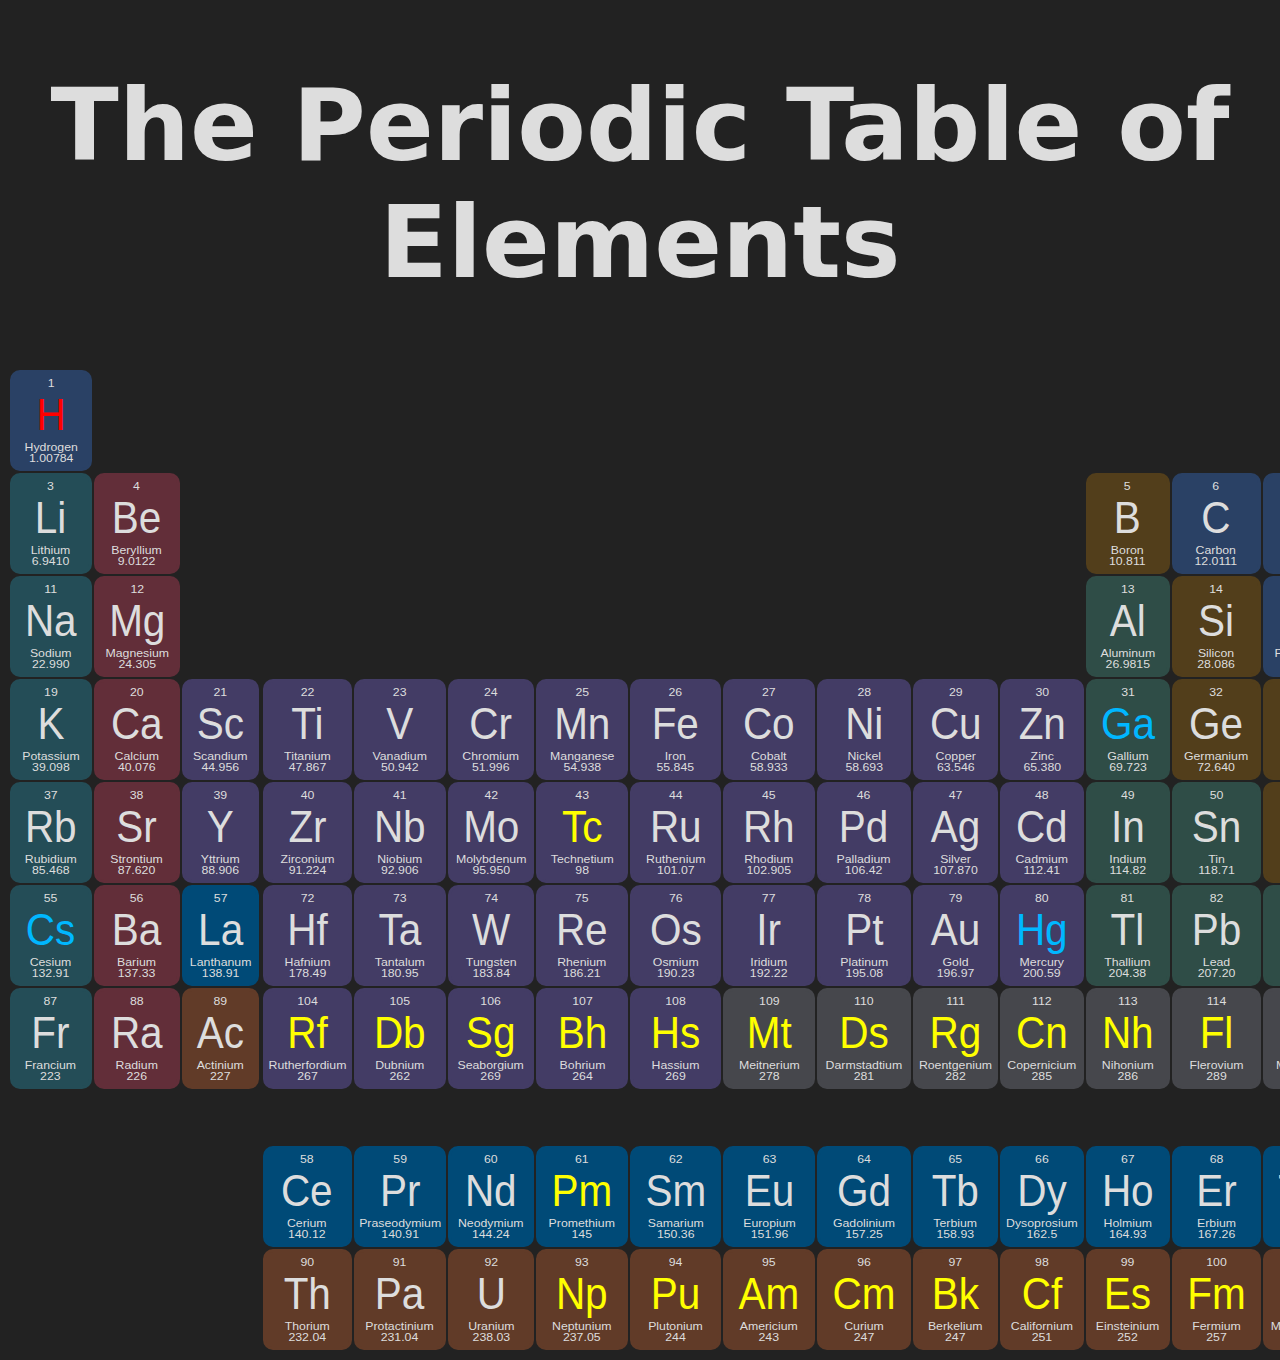
<file: index.html>
<!DOCTYPE html>
<html>
    <head>
        <title>The Periodic Table of Elements</title>
        <link rel="stylesheet" href="style.css" />
    </head>
    <body>
        <h1>The Periodic Table of Elements</h1>
        <table>
            <tr>
                <td class="non"><a href="./hydrogen.html"><button class="non"><p>1</p><p class="gas">H</p><p>Hydrogen<br>1.00784</p></button></a></td>
                <td></td>
                <td></td>
                <td class="spacer"></td>
                <td></td>
                <td></td>
                <td></td>
                <td></td>
                <td></td>
                <td></td>
                <td></td>
                <td></td>
                <td></td>
                <td></td>
                <td></td>
                <td></td>
                <td></td>
                <td></td>
                <td class="noble"><a href="./helium.html"><button class="noble"><p>2</p><p class="gas">He</p><p>Helium<br>4.0026</p></button></a></td>
            </tr>
            <tr>
                <td class="alkali"><a href="./lithium.html"><button class="alkali"><p>3</p><p class="solid">Li</p><p>Lithium<br>6.9410</p></button></a></td>
                <td class="alkaline"><a href="./beryllium.html"><button class="alkaline"><p>4</p><p class="solid">Be</p><p>Beryllium<br>9.0122</p></button></a></td>
                <td></td>
                <td class="spacer"></td>
                <td></td>
                <td></td>
                <td></td>
                <td></td>
                <td></td>
                <td></td>
                <td></td>
                <td></td>
                <td></td>
                <td class="metalloids"><a href="./boron.html"><button class="metalloids"><p>5</p><p class="solid">B</p><p>Boron<br>10.811</p></button></a></td>
                <td class="non"><a href="./carbon.html"><button class="non"><p>6</p><p class="solid">C</p><p>Carbon<br>12.0111</p></button></a></td>
                <td class="non"><a href="./nitrogen.html"><button class="non"><p>7</p><p class="gas">N</p><p>Nitrogen<br>14.0067</p></button></a></td>
                <td class="non"><a href="./oxygen.html"><button class="non"><p>8</p><p class="gas">O</p><p>Oxygen<br>15.9994</p></button></a></td>
                <td class="non"><a href="./fluorine.html"><button class="non"><p>9</p><p class="gas">F</p><p>Fluorine<br>18.9984</p></button></a></td>
                <td class="noble"><a href="./neon.html"><button class="noble"><p>10</p><p class="gas">Ne</p><p>Neon<br>20.180</p></button></a></td>
            </tr>
            <tr>
                <td class="alkali"><a href="./sodium.html"><button class="alkali"><p>11</p><p class="solid">Na</p><p>Sodium<br>22.990</p></button></a></td>
                <td class="alkaline"><a href="./magnesium.html"><button class="alkaline"><p>12</p><p class="solid">Mg</p><p>Magnesium<br>24.305</p></button></a></td>
                <td></td>
                <td class="spacer"></td>
                <td></td>
                <td></td>
                <td></td>
                <td></td>
                <td></td>
                <td></td>
                <td></td>
                <td></td>
                <td></td>
                <td class="post-trans"><a href="./aluminum.html"><button class="post-trans"><p>13</p><p class="solid">Al</p><p>Aluminum<br>26.9815</p></button></a></td>
                <td class="metalloids"><a href="./silicon.html"><button class="metalloids"><p>14</p><p class="solid">Si</p><p>Silicon<br>28.086</p></button></a></td>
                <td class="non"><a href="./phosphorus.html"><button class="non"><p>15</p><p class="solid">P</p><p>Phosphorus<br>30.9738</p></button></a></td>
                <td class="non"><a href="./sulfur.html"><button class="non"><p>16</p><p class="solid">S</p><p>Sulfur<br>32.065</p></button></a></td>
                <td class="non"><a href="./chlorine.html"><button class="non"><p>17</p><p class="gas">Cl</p><p>Chlorine<br>35.453</p></button></a></td>
                <td class="noble"><a href="./argon.html"><button class="noble"><p>18</p><p class="gas">Ar</p><p>Argon<br>39.948</p></button></a></td>
            </tr>
            <tr>
                <td class="alkali"><a href="./potassium.html"><button class="alkali"><p>19</p><p class="solid">K</p><p>Potassium<br>39.098</p></button></a></td>
                <td class="alkaline"><a href="./calcium.html"><button class="alkaline"><p>20</p><p class="solid">Ca</p><p>Calcium<br>40.076</p></button></a></td>
                <td class="trans"><a href="./scandium.html"><button class="trans"><p>21</p><p class="solid">Sc</p><p>Scandium<br>44.956</p></button></a></td>
                <td class="spacer"></td>
                <td class="trans"><a href="./titanium.html"><button class="trans"><p>22</p><p class="solid">Ti</p><p>Titanium<br>47.867</p></button></a></td>
                <td class="trans"><a href="./vanadium.html"><button class="trans"><p>23</p><p class="solid">V</p><p>Vanadium<br>50.942</p></button></a></td>
                <td class="trans"><a href="./chromium.html"><button class="trans"><p>24</p><p class="solid">Cr</p><p>Chromium<br>51.996</p></button></a></td>
                <td class="trans"><a href="./manganese.html"><button class="trans"><p>25</p><p class="solid">Mn</p><p>Manganese<br>54.938</p></button></a></td>
                <td class="trans"><a href="./iron.html"><button class="trans"><p>26</p><p class="solid">Fe</p><p>Iron<br>55.845</p></button></a></td>
                <td class="trans"><a href="./cobalt.html"><button class="trans"><p>27</p><p class="solid">Co</p><p>Cobalt<br>58.933</p></button></a></td>
                <td class="trans"><a href="./nickel.html"><button class="trans"><p>28</p><p class="solid">Ni</p><p>Nickel<br>58.693</p></button></a></td>
                <td class="trans"><a href="./copper.html"><button class="trans"><p>29</p><p class="solid">Cu</p><p>Copper<br>63.546</p></button></a></td>
                <td class="trans"><a href="./zinc.html"><button class="trans"><p>30</p><p class="solid">Zn</p><p>Zinc<br>65.380</p></button></a></td>
                <td class="post-trans"><a href="./gallium.html"><button class="post-trans"><p>31</p><p class="liquid">Ga</p><p>Gallium<br>69.723</p></button></a></td>
                <td class="metalloids"><a href="./germanium.html"><button class="metalloids"><p>32</p><p class="solid">Ge</p><p>Germanium<br>72.640</p></button></a></td>
                <td class="metalloids"><a href="./arsenic.html"><button class="metalloids"><p>33</p><p class="solid">As</p><p>Arsenic<br>74.922</p></button></a></td>
                <td class="non"><a href="./selenium.html"><button class="non"><p>34</p><p class="solid">Se</p><p>Selenium<br>78.96</p></button></a></td>
                <td class="non"><a href="./bromine.html"><button class="non"><p>35</p><p class="liquid">Br</p><p>Bromine<br>79.904</p></button></a></td>
                <td class="noble"><a href="./kryption.html"><button class="noble"><p>36</p><p class="gas">Kr</p><p>Kryption<br>83.798</p></button></a></td>
            </tr>
            <tr>
                <td class="alkali"><a href="./rubidium.html"><button class="alkali"><p>37</p><p class="solid">Rb</p><p>Rubidium<br>85.468</p></button></a></td>
                <td class="alkaline"><a href="./strontium.html"><button class="alkaline"><p>38</p><p class="solid">Sr</p><p>Strontium<br>87.620</p></button></a></td>
                <td class="trans"><a href="./yttrium.html"><button class="trans"><p>39</p><p class="solid">Y</p><p>Yttrium<br>88.906</p></button></a></td>
                <td class="spacer"></td>
                <td class="trans"><a href="./zirconium.html"><button class="trans"><p>40</p><p class="solid">Zr</p><p>Zirconium<br>91.224</p></button></a></td>
                <td class="trans"><a href="./niobium.html"><button class="trans"><p>41</p><p class="solid">Nb</p><p>Niobium<br>92.906</p></button></a></td>
                <td class="trans"><a href="./molybdenum.html"><button class="trans"><p>42</p><p class="solid">Mo</p><p>Molybdenum<br>95.950</p></button></a></td>
                <td class="trans"><a href="./technetium.html"><button class="trans"><p>43</p><p class="synthetic">Tc</p><p>Technetium<br>98</p></button></a></td>
                <td class="trans"><a href="./ruthenium.html"><button class="trans"><p>44</p><p class="solid">Ru</p><p>Ruthenium<br>101.07</p></button></a></td>
                <td class="trans"><a href="./rhodium.html"><button class="trans"><p>45</p><p class="solid">Rh</p><p>Rhodium<br>102.905</p></button></a></td>
                <td class="trans"><a href="./palladium.html"><button class="trans"><p>46</p><p class="solid">Pd</p><p>Palladium<br>106.42</p></button></a></td>
                <td class="trans"><a href="./silver.html"><button class="trans"><p>47</p><p class="solid">Ag</p><p>Silver<br>107.870</p></button></a></td>
                <td class="trans"><a href="./cadmium.html"><button class="trans"><p>48</p><p class="solid">Cd</p><p>Cadmium<br>112.41</p></button></a></td>
                <td class="post-trans"><a href="./indium.html"><button class="post-trans"><p>49</p><p class="solid">In</p><p>Indium<br>114.82</p></button></a></td>
                <td class="post-trans"><a href="./tin.html"><button class="post-trans"><p>50</p><p class="solid">Sn</p><p>Tin<br>118.71</p></button></a></td>
                <td class="metalloids"><a href="./antimony.html"><button class="metalloids"><p>51</p><p class="solid">Sb</p><p>Antimony<br>121.76</p></button></a></td>
                <td class="metalloids"><a href="./tellurium.html"><button class="metalloids"><p>52</p><p class="solid">Te</p><p>Tellurium<br>127.60</p></button></a></td>
                <td class="non"><a href="./iodine.html"><button class="non"><p>53</p><p class="solid">I</p><p>Iodine<br>126.904</p></button></a></td>
                <td class="noble"><a href="./xenon.html"><button class="noble"><p>54</p><p class="gas">Xe</p><p>Xenon<br>131.29</p></button></a></td>
            </tr>
            <tr>
                <td class="alkali"><a href="./cesium.html"><button class="alkali"><p>55</p><p class="liquid">Cs</p><p>Cesium<br>132.91</p></button></a></td>
                <td class="alkaline"><a href="./barium.html"><button class="alkaline"><p>56</p><p class="solid">Ba</p><p>Barium<br>137.33</p></button></a></td>
                <td class="lanth"><a href="./lanthanum.html"><button class="lanth"><p>57</p><p class="solid">La</p><p>Lanthanum<br>138.91</p></button></a></td>
                <td class="spacer"></td>
                <td class="trans"><a href="./hafnium.html"><button class="trans"><p>72</p><p class="solid">Hf</p><p>Hafnium<br>178.49</p></button></a></td>
                <td class="trans"><a href="./tantalum.html"><button class="trans"><p>73</p><p class="solid">Ta</p><p>Tantalum<br>180.95</p></button></a></td>
                <td class="trans"><a href="./tungsten.html"><button class="trans"><p>74</p><p class="solid">W</p><p>Tungsten<br>183.84</p></button></a></td>
                <td class="trans"><a href="./rhenium.html"><button class="trans"><p>75</p><p class="solid">Re</p><p>Rhenium<br>186.21</p></button></a></td>
                <td class="trans"><a href="./osmium.html"><button class="trans"><p>76</p><p class="solid">Os</p><p>Osmium<br>190.23</p></button></a></td>
                <td class="trans"><a href="./iridium.html"><button class="trans"><p>77</p><p class="solid">Ir</p><p>Iridium<br>192.22</p></button></a></td>
                <td class="trans"><a href="./platinum.html"><button class="trans"><p>78</p><p class="solid">Pt</p><p>Platinum<br>195.08</p></button></a></td>
                <td class="trans"><a href="./gold.html"><button class="trans"><p>79</p><p class="solid">Au</p><p>Gold<br>196.97</p></button></a></td>
                <td class="trans"><a href="./mercury.html"><button class="trans"><p>80</p><p class="liquid">Hg</p><p>Mercury<br>200.59</p></button></a></td>
                <td class="post-trans"><a href="./thallium.html"><button class="post-trans"><p>81</p><p class="solid">Tl</p><p>Thallium<br>204.38</p></button></a></td>
                <td class="post-trans"><a href="./lead.html"><button class="post-trans"><p>82</p><p class="solid">Pb</p><p>Lead<br>207.20</p></button></a></td>
                <td class="post-trans"><a href="./bismuth.html"><button class="post-trans"><p>83</p><p class="solid">Bi</p><p>Bismuth<br>208.98</p></button></a></td>
                <td class="post-trans"><a href="./polonium.html"><button class="post-trans"><p>84</p><p class="solid">Po</p><p>Polonium<br>209</p></button></a></td>
                <td class="metalloids"><a href="./astatine.html"><button class="metalloids"><p>85</p><p class="solid">At</p><p>Astatine<br>210</p></button></a></td>
                <td class="noble"><a href="./radon.html"><button class="noble"><p>86</p><p class="gas">Rn</p><p>Radon<br>222</p></button></a></td>
            </tr>
            <tr>
                <td class="alkali"><a href="./francium.html"><button class="alkali"><p>87</p><p class="solid">Fr</p><p>Francium<br>223</p></button></a></td>
                <td class="alkaline"><a href="./radium.html"><button class="alkaline"><p>88</p><p class="solid">Ra</p><p>Radium<br>226</p></button></a></td>
                <td class="acts"><a href="./actinium.html"><button class="acts"><p>89</p><p class="solid">Ac</p><p>Actinium<br>227</p></button></a></td>
                <td class="spacer"></td>
                <td class="trans"><a href="./rutherfordium.html"><button class="trans"><p>104</p><p class="synthetic">Rf</p><p>Rutherfordium<br>267</p></button></a></td>
                <td class="trans"><a href="./dubnium.html"><button class="trans"><p>105</p><p class="synthetic">Db</p><p>Dubnium<br>262</p></button></a></td>
                <td class="trans"><a href="./seaborgium.html"><button class="trans"><p>106</p><p class="synthetic">Sg</p><p>Seaborgium<br>269</p></button></a></td>
                <td class="trans"><a href="./bohrium.html"><button class="trans"><p>107</p><p class="synthetic">Bh</p><p>Bohrium<br>264</p></button></a></td>
                <td class="trans"><a href="./hassium.html"><button class="trans"><p>108</p><p class="synthetic">Hs</p><p>Hassium<br>269</p></button></a></td>
                <td class="unknown"><a href="./meitnerium.html"><button class="unknown"><p>109</p><p class="synthetic">Mt</p><p>Meitnerium<br>278</p></button></a></td>
                <td class="unknown"><a href="./darmstadtium.html"><button class="unknown"><p>110</p><p class="synthetic">Ds</p><p>Darmstadtium<br>281</p></button></a></td>
                <td class="unknown"><a href="./roentgenium.html"><button class="unknown"><p>111</p><p class="synthetic">Rg</p><p>Roentgenium<br>282</p></button></a></td>
                <td class="unknown"><a href="./copernicium.html"><button class="unknown"><p>112</p><p class="synthetic">Cn</p><p>Copernicium<br>285</p></button></a></td>
                <td class="unknown"><a href="./nihonium.html"><button class="unknown"><p>113</p><p class="synthetic">Nh</p><p>Nihonium<br>286</p></button></a></td>
                <td class="unknown"><a href="./flerovium.html"><button class="unknown"><p>114</p><p class="synthetic">Fl</p><p>Flerovium<br>289</p></button></a></td>
                <td class="unknown"><a href="./moscovium.html"><button class="unknown"><p>115</p><p class="synthetic">Mc</p><p>Moscovium<br>289</p></button></a></td>
                <td class="unknown"><a href="./livermorium.html"><button class="unknown"><p>116</p><p class="synthetic">Lv</p><p>Livermorium<br>293</p></button></a></td>
                <td class="unknown"><a href="./tennessine.html"><button class="unknown"><p>117</p><p class="synthetic">Ts</p><p>Tennessine<br>294</p></button></a></td>
                <td class="unknown"><a href="./oganesson.html"><button class="unknown"><p>118</p><p class="synthetic">Og</p><p>Oganesson<br>294</p></button></a></td>
            </tr>
            <tr>
                <td class="spacer"></td>
                <td class="spacer"></td>
                <td class="spacer"></td>
                <td class="spacer"></td>
                <td class="spacer"></td>
                <td class="spacer"></td>
                <td class="spacer"></td>
                <td class="spacer"></td>
                <td class="spacer"></td>
                <td class="spacer"></td>
                <td class="spacer"></td>
                <td class="spacer"></td>
                <td class="spacer"></td>
                <td class="spacer"></td>
                <td class="spacer"></td>
                <td class="spacer"></td>
                <td class="spacer"></td>
                <td class="spacer"></td>
                <td class="spacer"></td>
            </tr>
            <tr>
                <td></td>
                <td></td>
                <td></td>
                <td class="spacer"></td>
                <td class="lanth"><a href="./cerium.html"><button class="lanth"><p>58</p><p class="solid">Ce</p><p>Cerium<br>140.12</p></button></a></td>
                <td class="lanth"><a href="./praseodymium.html"><button class="lanth"><p>59</p><p class="solid">Pr</p><p>Praseodymium<br>140.91</p></button></a></td>
                <td class="lanth"><a href="./neodymium.html"><button class="lanth"><p>60</p><p class="solid">Nd</p><p>Neodymium<br>144.24</p></button></a></td>
                <td class="lanth"><a href="./promethium.html"><button class="lanth"><p>61</p><p class="synthetic">Pm</p><p>Promethium<br>145</p></button></a></td>
                <td class="lanth"><a href="./samarium.html"><button class="lanth"><p>62</p><p class="solid">Sm</p><p>Samarium<br>150.36</p></button></a></td>
                <td class="lanth"><a href="./europium.html"><button class="lanth"><p>63</p><p class="solid">Eu</p><p>Europium<br>151.96</p></button></a></td>
                <td class="lanth"><a href="./gadolinium.html"><button class="lanth"><p>64</p><p class="solid">Gd</p><p>Gadolinium<br>157.25</p></button></a></td>
                <td class="lanth"><a href="./terbium.html"><button class="lanth"><p>65</p><p class="solid">Tb</p><p>Terbium<br>158.93</p></button></a></td>
                <td class="lanth"><a href="./dysoprosium.html"><button class="lanth"><p>66</p><p class="solid">Dy</p><p>Dysoprosium<br>162.5</p></button></a></td>
                <td class="lanth"><a href="./holmium.html"><button class="lanth"><p>67</p><p class="solid">Ho</p><p>Holmium<br>164.93</p></button></a></td>
                <td class="lanth"><a href="./erbium.html"><button class="lanth"><p>68</p><p class="solid">Er</p><p>Erbium<br>167.26</p></button></a></td>
                <td class="lanth"><a href="./thulium.html"><button class="lanth"><p>69</p><p class="solid">Tm</p><p>Thulium<br>168.93</p></button></a></td>
                <td class="lanth"><a href="./ytterbium.html"><button class="lanth"><p>70</p><p class="solid">Yb</p><p>Ytterbium<br>173.04</p></button></a></td>
                <td class="lanth"><a href="./lutetium.html"><button class="lanth"><p>71</p><p class="solid">Lu</p><p>Lutetium<br>174.97</p></button></a></td>
                <td></td>
            </tr>
            <tr>
                <td></td>
                <td></td>
                <td></td>
                <td class="spacer"></td>
                <td class="acts"><a href="./thorium.html"><button class="acts"><p>90</p><p class="solid">Th</p><p>Thorium<br>232.04</p></button></a></td>
                <td class="acts"><a href="./protactinium.html"><button class="acts"><p>91</p><p class="solid">Pa</p><p>Protactinium<br>231.04</p></button></a></td>
                <td class="acts"><a href="./yranium.html"><button class="acts"><p>92</p><p class="solid">U</p><p>Uranium<br>238.03</p></button></a></td>
                <td class="acts"><a href="./neptunium.html"><button class="acts"><p>93</p><p class="synthetic">Np</p><p>Neptunium<br>237.05</p></button></a></td>
                <td class="acts"><a href="./plutonium.html"><button class="acts"><p>94</p><p class="synthetic">Pu</p><p>Plutonium<br>244</p></button></a></td>
                <td class="acts"><a href="./americium.html"><button class="acts"><p>95</p><p class="synthetic">Am</p><p>Americium<br>243</p></button></a></td>
                <td class="acts"><a href="./curium.html"><button class="acts"><p>96</p><p class="synthetic">Cm</p><p>Curium<br>247</p></button></a></td>
                <td class="acts"><a href="./berkelium.html"><button class="acts"><p>97</p><p class="synthetic">Bk</p><p>Berkelium<br>247</p></button></a></td>
                <td class="acts"><a href="./californium.html"><button class="acts"><p>98</p><p class="synthetic">Cf</p><p>Californium<br>251</p></button></a></td>
                <td class="acts"><a href="./einsteinium.html"><button class="acts"><p>99</p><p class="synthetic">Es</p><p>Einsteinium<br>252</p></button></a></td>
                <td class="acts"><a href="./fermium.html"><button class="acts"><p>100</p><p class="synthetic">Fm</p><p>Fermium<br>257</p></button></a></td>
                <td class="acts"><a href="./mendelevium.html"><button class="acts"><p>101</p><p class="synthetic">Md</p><p>Mendelevium<br>258</p></button></a></td>
                <td class="acts"><a href="./nobelium.html"><button class="acts"><p>102</p><p class="synthetic">No</p><p>Nobelium<br>259</p></button></a></td>
                <td class="acts"><a href="./lawrencium.html"><button class="acts"><p>103</p><p class="synthetic">Lr</p><p>Lutetium<br>262</p></button></a></td>
                <td></td>
            </tr>
        </table>
    </body>
</html>
</file>
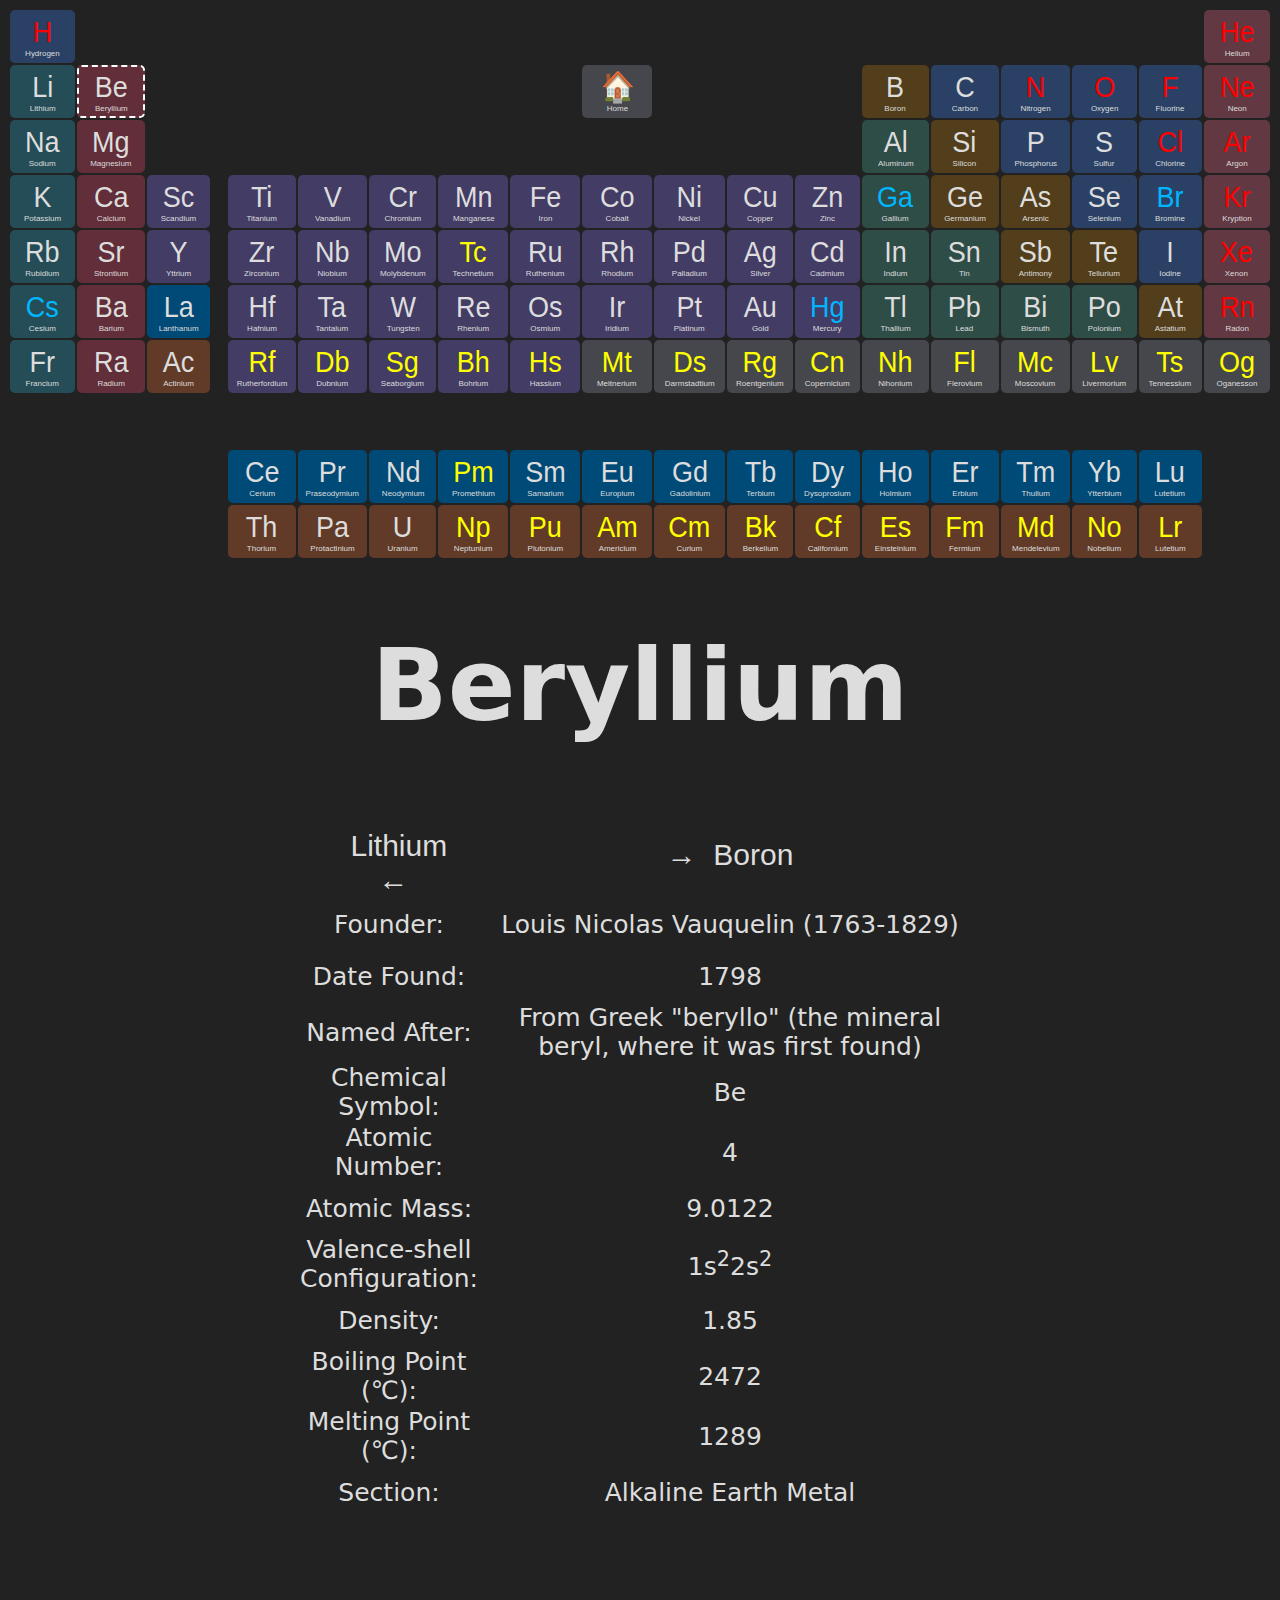
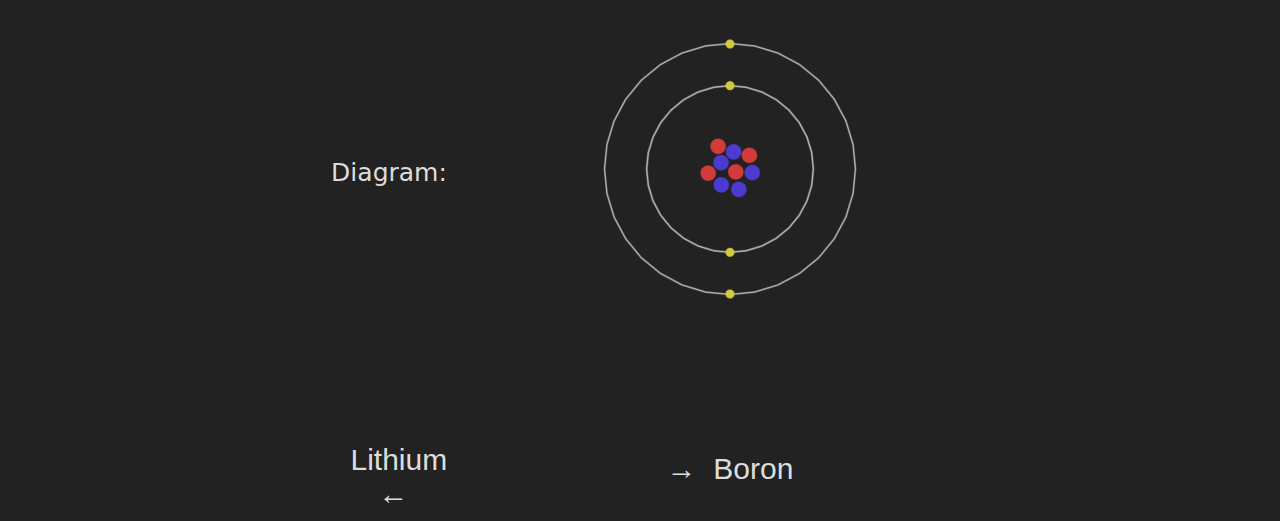
<file: beryllium.html>
<!DOCTYPE html>
<html>
    <head>
        <title>Beryllium</title>
        <link rel="stylesheet" href="element.css">
    </head>
    <body>
        <table>
            <tr>
                <td class="non"><a href="./hydrogen.html"><button class="non"><p class="gas">H</p><p>Hydrogen</p></button></a></td>
                <td></td>
                <td></td>
                <td class="spacer"></td>
                <td></td>
                <td></td>
                <td></td>
                <td></td>
                <td></td>
                <td></td>
                <td></td>
                <td></td>
                <td></td>
                <td></td>
                <td></td>
                <td></td>
                <td></td>
                <td></td>
                <td class="noble"><a href="./helium.html"><button class="noble"><p class="gas">He</p><p>Helium</p></button></a></td>
            </tr>
            <tr>
                <td class="alkali"><a href="./lithium.html"><button class="alkali"><p class="solid">Li</p><p>Lithium</p></button></a></td>
                <td class="alkaline current"><a href="./beryllium.html"><button class="alkaline"><p class="solid">Be</p><p>Beryllium</p></button></a></td>
                <td></td>
                <td class="spacer"></td>
                <td></td>
                <td></td>
                <td></td>
                <td></td>
                <td></td>
                <td class="unknown"><a href="./index.html"><button class="unknown"><p class="synthetic">🏠</p><p>Home</p></button></a></td>
                <td></td>
                <td></td>
                <td></td>
                <td class="metalloids"><a href="./boron.html"><button class="metalloids"><p class="solid">B</p><p>Boron</p></button></a></td>
                <td class="non"><a href="./carbon.html"><button class="non"><p class="solid">C</p><p>Carbon</p></button></a></td>
                <td class="non"><a href="./nitrogen.html"><button class="non"><p class="gas">N</p><p>Nitrogen</p></button></a></td>
                <td class="non"><a href="./oxygen.html"><button class="non"><p class="gas">O</p><p>Oxygen</p></button></a></td>
                <td class="non"><a href="./fluorine.html"><button class="non"><p class="gas">F</p><p>Fluorine</p></button></a></td>
                <td class="noble"><a href="./neon.html"><button class="noble"><p class="gas">Ne</p><p>Neon</p></button></a></td>
            </tr>
            <tr>
                <td class="alkali"><a href="./sodium.html"><button class="alkali"><p class="solid">Na</p><p>Sodium</p></button></a></td>
                <td class="alkaline"><a href="./magnesium.html"><button class="alkaline"><p class="solid">Mg</p><p>Magnesium</p></button></a></td>
                <td></td>
                <td class="spacer"></td>
                <td></td>
                <td></td>
                <td></td>
                <td></td>
                <td></td>
                <td></td>
                <td></td>
                <td></td>
                <td></td>
                <td class="post-trans"><a href="./aluminum.html"><button class="post-trans"><p class="solid">Al</p><p>Aluminum</p></button></a></td>
                <td class="metalloids"><a href="./silicon.html"><button class="metalloids"><p class="solid">Si</p><p>Silicon</p></button></a></td>
                <td class="non"><a href="./phosphorus.html"><button class="non"><p class="solid">P</p><p>Phosphorus</p></button></a></td>
                <td class="non"><a href="./sulfur.html"><button class="non"><p class="solid">S</p><p>Sulfur</p></button></a></td>
                <td class="non"><a href="./chlorine.html"><button class="non"><p class="gas">Cl</p><p>Chlorine</p></button></a></td>
                <td class="noble"><a href="./argon.html"><button class="noble"><p class="gas">Ar</p><p>Argon</p></button></a></td>
            </tr>
            <tr>
                <td class="alkali"><a href="./potassium.html"><button class="alkali"><p class="solid">K</p><p>Potassium</p></button></a></td>
                <td class="alkaline"><a href="./calcium.html"><button class="alkaline"><p class="solid">Ca</p><p>Calcium</p></button></a></td>
                <td class="trans"><a href="./scandium.html"><button class="trans"><p class="solid">Sc</p><p>Scandium</p></button></a></td>
                <td class="spacer"></td>
                <td class="trans"><a href="./titanium.html"><button class="trans"><p class="solid">Ti</p><p>Titanium</p></button></a></td>
                <td class="trans"><a href="./vanadium.html"><button class="trans"><p class="solid">V</p><p>Vanadium</p></button></a></td>
                <td class="trans"><a href="./chromium.html"><button class="trans"><p class="solid">Cr</p><p>Chromium</p></button></a></td>
                <td class="trans"><a href="./manganese.html"><button class="trans"><p class="solid">Mn</p><p>Manganese</p></button></a></td>
                <td class="trans"><a href="./iron.html"><button class="trans"><p class="solid">Fe</p><p>Iron</p></button></a></td>
                <td class="trans"><a href="./cobalt.html"><button class="trans"><p class="solid">Co</p><p>Cobalt</p></button></a></td>
                <td class="trans"><a href="./nickel.html"><button class="trans"><p class="solid">Ni</p><p>Nickel</p></button></a></td>
                <td class="trans"><a href="./copper.html"><button class="trans"><p class="solid">Cu</p><p>Copper</p></button></a></td>
                <td class="trans"><a href="./zinc.html"><button class="trans"><p class="solid">Zn</p><p>Zinc</p></button></a></td>
                <td class="post-trans"><a href="./gallium.html"><button class="post-trans"><p class="liquid">Ga</p><p>Gallium</p></button></a></td>
                <td class="metalloids"><a href="./germanium.html"><button class="metalloids"><p class="solid">Ge</p><p>Germanium</p></button></a></td>
                <td class="metalloids"><a href="./arsenic.html"><button class="metalloids"><p class="solid">As</p><p>Arsenic</p></button></a></td>
                <td class="non"><a href="./selenium.html"><button class="non"><p class="solid">Se</p><p>Selenium</p></button></a></td>
                <td class="non"><a href="./bromine.html"><button class="non"><p class="liquid">Br</p><p>Bromine</p></button></a></td>
                <td class="noble"><a href="./kryption.html"><button class="noble"><p class="gas">Kr</p><p>Kryption</p></button></a></td>
            </tr>
            <tr>
                <td class="alkali"><a href="./rubidium.html"><button class="alkali"><p class="solid">Rb</p><p>Rubidium</p></button></a></td>
                <td class="alkaline"><a href="./strontium.html"><button class="alkaline"><p class="solid">Sr</p><p>Strontium</p></button></a></td>
                <td class="trans"><a href="./yttrium.html"><button class="trans"><p class="solid">Y</p><p>Yttrium</p></button></a></td>
                <td class="spacer"></td>
                <td class="trans"><a href="./zirconium.html"><button class="trans"><p class="solid">Zr</p><p>Zirconium</p></button></a></td>
                <td class="trans"><a href="./niobium.html"><button class="trans"><p class="solid">Nb</p><p>Niobium</p></button></a></td>
                <td class="trans"><a href="./molybdenum.html"><button class="trans"><p class="solid">Mo</p><p>Molybdenum</p></button></a></td>
                <td class="trans"><a href="./technetium.html"><button class="trans"><p class="synthetic">Tc</p><p>Technetium</p></button></a></td>
                <td class="trans"><a href="./ruthenium.html"><button class="trans"><p class="solid">Ru</p><p>Ruthenium</p></button></a></td>
                <td class="trans"><a href="./rhodium.html"><button class="trans"><p class="solid">Rh</p><p>Rhodium</p></button></a></td>
                <td class="trans"><a href="./palladium.html"><button class="trans"><p class="solid">Pd</p><p>Palladium</p></button></a></td>
                <td class="trans"><a href="./silver.html"><button class="trans"><p class="solid">Ag</p><p>Silver</p></button></a></td>
                <td class="trans"><a href="./cadmium.html"><button class="trans"><p class="solid">Cd</p><p>Cadmium</p></button></a></td>
                <td class="post-trans"><a href="./indium.html"><button class="post-trans"><p class="solid">In</p><p>Indium</p></button></a></td>
                <td class="post-trans"><a href="./tin.html"><button class="post-trans"><p class="solid">Sn</p><p>Tin</p></button></a></td>
                <td class="metalloids"><a href="./antimony.html"><button class="metalloids"><p class="solid">Sb</p><p>Antimony</p></button></a></td>
                <td class="metalloids"><a href="./tellurium.html"><button class="metalloids"><p class="solid">Te</p><p>Tellurium</p></button></a></td>
                <td class="non"><a href="./iodine.html"><button class="non"><p class="solid">I</p><p>Iodine</p></button></a></td>
                <td class="noble"><a href="./xenon.html"><button class="noble"><p class="gas">Xe</p><p>Xenon</p></button></a></td>
            </tr>
            <tr>
                <td class="alkali"><a href="./cesium.html"><button class="alkali"><p class="liquid">Cs</p><p>Cesium</p></button></a></td>
                <td class="alkaline"><a href="./barium.html"><button class="alkaline"><p class="solid">Ba</p><p>Barium</p></button></a></td>
                <td class="lanth"><a href="./lanthanum.html"><button class="lanth"><p class="solid">La</p><p>Lanthanum</p></button></a></td>
                <td class="spacer"></td>
                <td class="trans"><a href="./hafnium.html"><button class="trans"><p class="solid">Hf</p><p>Hafnium</p></button></a></td>
                <td class="trans"><a href="./tantalum.html"><button class="trans"><p class="solid">Ta</p><p>Tantalum</p></button></a></td>
                <td class="trans"><a href="./tungsten.html"><button class="trans"><p class="solid">W</p><p>Tungsten</p></button></a></td>
                <td class="trans"><a href="./rhenium.html"><button class="trans"><p class="solid">Re</p><p>Rhenium</p></button></a></td>
                <td class="trans"><a href="./osmium.html"><button class="trans"><p class="solid">Os</p><p>Osmium</p></button></a></td>
                <td class="trans"><a href="./iridium.html"><button class="trans"><p class="solid">Ir</p><p>Iridium</p></button></a></td>
                <td class="trans"><a href="./platinum.html"><button class="trans"><p class="solid">Pt</p><p>Platinum</p></button></a></td>
                <td class="trans"><a href="./gold.html"><button class="trans"><p class="solid">Au</p><p>Gold</p></button></a></td>
                <td class="trans"><a href="./mercury.html"><button class="trans"><p class="liquid">Hg</p><p>Mercury</p></button></a></td>
                <td class="post-trans"><a href="./thallium.html"><button class="post-trans"><p class="solid">Tl</p><p>Thallium</p></button></a></td>
                <td class="post-trans"><a href="./lead.html"><button class="post-trans"><p class="solid">Pb</p><p>Lead</p></button></a></td>
                <td class="post-trans"><a href="./bismuth.html"><button class="post-trans"><p class="solid">Bi</p><p>Bismuth</p></button></a></td>
                <td class="post-trans"><a href="./polonium.html"><button class="post-trans"><p class="solid">Po</p><p>Polonium</p></button></a></td>
                <td class="metalloids"><a href="./astatine.html"><button class="metalloids"><p class="solid">At</p><p>Astatium</p></button></a></td>
                <td class="noble"><a href="./radon.html"><button class="noble"><p class="gas">Rn</p><p>Radon</p></button></a></td>
            </tr>
            <tr>
                <td class="alkali"><a href="./francium.html"><button class="alkali"><p class="solid">Fr</p><p>Francium</p></button></a></td>
                <td class="alkaline"><a href="./radium.html"><button class="alkaline"><p class="solid">Ra</p><p>Radium</p></button></a></td>
                <td class="acts"><a href="./actinium.html"><button class="acts"><p class="solid">Ac</p><p>Actinium</p></button></a></td>
                <td class="spacer"></td>
                <td class="trans"><a href="./rutherfordium.html"><button class="trans"><p class="synthetic">Rf</p><p>Rutherfordium</p></button></a></td>
                <td class="trans"><a href="./dubnium.html"><button class="trans"><p class="synthetic">Db</p><p>Dubnium</p></button></a></td>
                <td class="trans"><a href="./seaborgium.html"><button class="trans"><p class="synthetic">Sg</p><p>Seaborgium</p></button></a></td>
                <td class="trans"><a href="./bohrium.html"><button class="trans"><p class="synthetic">Bh</p><p>Bohrium</p></button></a></td>
                <td class="trans"><a href="./hassium.html"><button class="trans"><p class="synthetic">Hs</p><p>Hassium</p></button></a></td>
                <td class="unknown"><a href="./meitnerium.html"><button class="unknown"><p class="synthetic">Mt</p><p>Meitnerium</p></button></a></td>
                <td class="unknown"><a href="./darmstadtium.html"><button class="unknown"><p class="synthetic">Ds</p><p>Darmstadtium</p></button></a></td>
                <td class="unknown"><a href="./roentgenium.html"><button class="unknown"><p class="synthetic">Rg</p><p>Roentgenium</p></button></a></td>
                <td class="unknown"><a href="./copernicium.html"><button class="unknown"><p class="synthetic">Cn</p><p>Copernicium</p></button></a></td>
                <td class="unknown"><a href="./nihonium.html"><button class="unknown"><p class="synthetic">Nh</p><p>Nihonium</p></button></a></td>
                <td class="unknown"><a href="./flerovium.html"><button class="unknown"><p class="synthetic">Fl</p><p>Flerovium</p></button></a></td>
                <td class="unknown"><a href="./moscovium.html"><button class="unknown"><p class="synthetic">Mc</p><p>Moscovium</p></button></a></td>
                <td class="unknown"><a href="./livermorium.html"><button class="unknown"><p class="synthetic">Lv</p><p>Livermorium</p></button></a></td>
                <td class="unknown"><a href="./tennessine.html"><button class="unknown"><p class="synthetic">Ts</p><p>Tennessium</p></button></a></td>
                <td class="unknown"><a href="./oganesson.html"><button class="unknown"><p class="synthetic">Og</p><p>Oganesson</p></button></a></td>
            </tr>
            <tr>
                <td class="spacer"></td>
                <td class="spacer"></td>
                <td class="spacer"></td>
                <td class="spacer"></td>
                <td class="spacer"></td>
                <td class="spacer"></td>
                <td class="spacer"></td>
                <td class="spacer"></td>
                <td class="spacer"></td>
                <td class="spacer"></td>
                <td class="spacer"></td>
                <td class="spacer"></td>
                <td class="spacer"></td>
                <td class="spacer"></td>
                <td class="spacer"></td>
                <td class="spacer"></td>
                <td class="spacer"></td>
                <td class="spacer"></td>
                <td class="spacer"></td>
            </tr>
            <tr>
                <td></td>
                <td></td>
                <td></td>
                <td class="spacer"></td>
                <td class="lanth"><a href="./cerium.html"><button class="lanth"><p class="solid">Ce</p><p>Cerium</p></button></a></td>
                <td class="lanth"><a href="./praseodymium.html"><button class="lanth"><p class="solid">Pr</p><p>Praseodymium</p></button></a></td>
                <td class="lanth"><a href="./neodymium.html"><button class="lanth"><p class="solid">Nd</p><p>Neodymium</p></button></a></td>
                <td class="lanth"><a href="./promethium.html"><button class="lanth"><p class="synthetic">Pm</p><p>Promethium</p></button></a></td>
                <td class="lanth"><a href="./samarium.html"><button class="lanth"><p class="solid">Sm</p><p>Samarium</p></button></a></td>
                <td class="lanth"><a href="./europium.html"><button class="lanth"><p class="solid">Eu</p><p>Europium</p></button></a></td>
                <td class="lanth"><a href="./gadolinium.html"><button class="lanth"><p class="solid">Gd</p><p>Gadolinium</p></button></a></td>
                <td class="lanth"><a href="./terbium.html"><button class="lanth"><p class="solid">Tb</p><p>Terbium</p></button></a></td>
                <td class="lanth"><a href="./dysoprosium.html"><button class="lanth"><p class="solid">Dy</p><p>Dysoprosium</p></button></a></td>
                <td class="lanth"><a href="./holmium.html"><button class="lanth"><p class="solid">Ho</p><p>Holmium</p></button></a></td>
                <td class="lanth"><a href="./erbium.html"><button class="lanth"><p class="solid">Er</p><p>Erbium</p></button></a></td>
                <td class="lanth"><a href="./thulium.html"><button class="lanth"><p class="solid">Tm</p><p>Thulium</p></button></a></td>
                <td class="lanth"><a href="./ytterbium.html"><button class="lanth"><p class="solid">Yb</p><p>Ytterbium</p></button></a></td>
                <td class="lanth"><a href="./lutetium.html"><button class="lanth"><p class="solid">Lu</p><p>Lutetium</p></button></a></td>
                <td></td>
            </tr>
            <tr>
                <td></td>
                <td></td>
                <td></td>
                <td class="spacer"></td>
                <td class="acts"><a href="./thorium.html"><button class="acts"><p class="solid">Th</p><p>Thorium</p></button></a></td>
                <td class="acts"><a href="./protactinium.html"><button class="acts"><p class="solid">Pa</p><p>Protactinium</p></button></a></td>
                <td class="acts"><a href="./yranium.html"><button class="acts"><p class="solid">U</p><p>Uranium</p></button></a></td>
                <td class="acts"><a href="./neptunium.html"><button class="acts"><p class="synthetic">Np</p><p>Neptunium</p></button></a></td>
                <td class="acts"><a href="./plutonium.html"><button class="acts"><p class="synthetic">Pu</p><p>Plutonium</p></button></a></td>
                <td class="acts"><a href="./americium.html"><button class="acts"><p class="synthetic">Am</p><p>Americium</p></button></a></td>
                <td class="acts"><a href="./curium.html"><button class="acts"><p class="synthetic">Cm</p><p>Curium</p></button></a></td>
                <td class="acts"><a href="./berkelium.html"><button class="acts"><p class="synthetic">Bk</p><p>Berkelium</p></button></a></td>
                <td class="acts"><a href="./californium.html"><button class="acts"><p class="synthetic">Cf</p><p>Californium</p></button></a></td>
                <td class="acts"><a href="./einsteinium.html"><button class="acts"><p class="synthetic">Es</p><p>Einsteinium</p></button></a></td>
                <td class="acts"><a href="./fermium.html"><button class="acts"><p class="synthetic">Fm</p><p>Fermium</p></button></a></td>
                <td class="acts"><a href="./mendelevium.html"><button class="acts"><p class="synthetic">Md</p><p>Mendelevium</p></button></a></td>
                <td class="acts"><a href="./nobelium.html"><button class="acts"><p class="synthetic">No</p><p>Nobelium</p></button></a></td>
                <td class="acts"><a href="./lawrencium.html"><button class="acts"><p class="synthetic">Lr</p><p>Lutetium</p></button></a></td>
                <td></td>
            </tr>
        </table>
        <h1>Beryllium</h1>
        <table class="info">
            <tr class="info">
                <td class="nav"><a href="lithium.html"><button class="nav">Lithium &nbsp;←</button></a></td>
                <td class="nav"><a href="boron.html"><button class="nav">→ &nbsp;Boron</button></a></td>
            </tr>
            <tr class="info">
                <td>Founder:</td>
                <td>Louis Nicolas Vauquelin (1763-1829)</td>
            </tr>
            <tr class="info">
                <td>Date Found:</td>
                <td>1798</td>
            </tr>
            <tr class="info">
                <td>Named After:</td>
                <td>From Greek "beryllo" (the mineral beryl, where it was first found)</td>
            </tr>
            <tr class="info">
                <td>Chemical Symbol:</td>
                <td>Be</td>
            </tr>
            <tr class="info">
                <td>Atomic Number:</td>
                <td>4</td>
            </tr>
            <tr class="info">
                <td>Atomic Mass:</td>
                <td>9.0122</td>
            </tr>
            <tr class="info">
                <td>Valence-shell Configuration:</td>
                <td>1s<sup>2</sup>2s<sup>2</sup></td>
            </tr>
            <tr class="info">
                <td>Density:</td>
                <td>1.85</td>
            </tr>
            <tr class="info">
                <td>Boiling Point (℃):</td>
                <td>2472</td>
            </tr>
            <tr class="info">
                <td>Melting Point (℃):</td>
                <td>1289</td>
            </tr>
            <tr class="info">
                <td>Section:</td>
                <td>Alkaline Earth Metal</td>
            </tr>
            <tr class="info">
                <td>Diagram:</td>
                <td><img src="beryllium.png"></td>
            </tr>
            <tr class="info">
                <td class="nav"><a href="lithium.html"><button class="nav">Lithium &nbsp;←</button></a></td>
                <td class="nav"><a href="boron.html"><button class="nav">→ &nbsp;Boron</button></a></td>
            </tr>
        </table>
    </body>
</html>
</file>
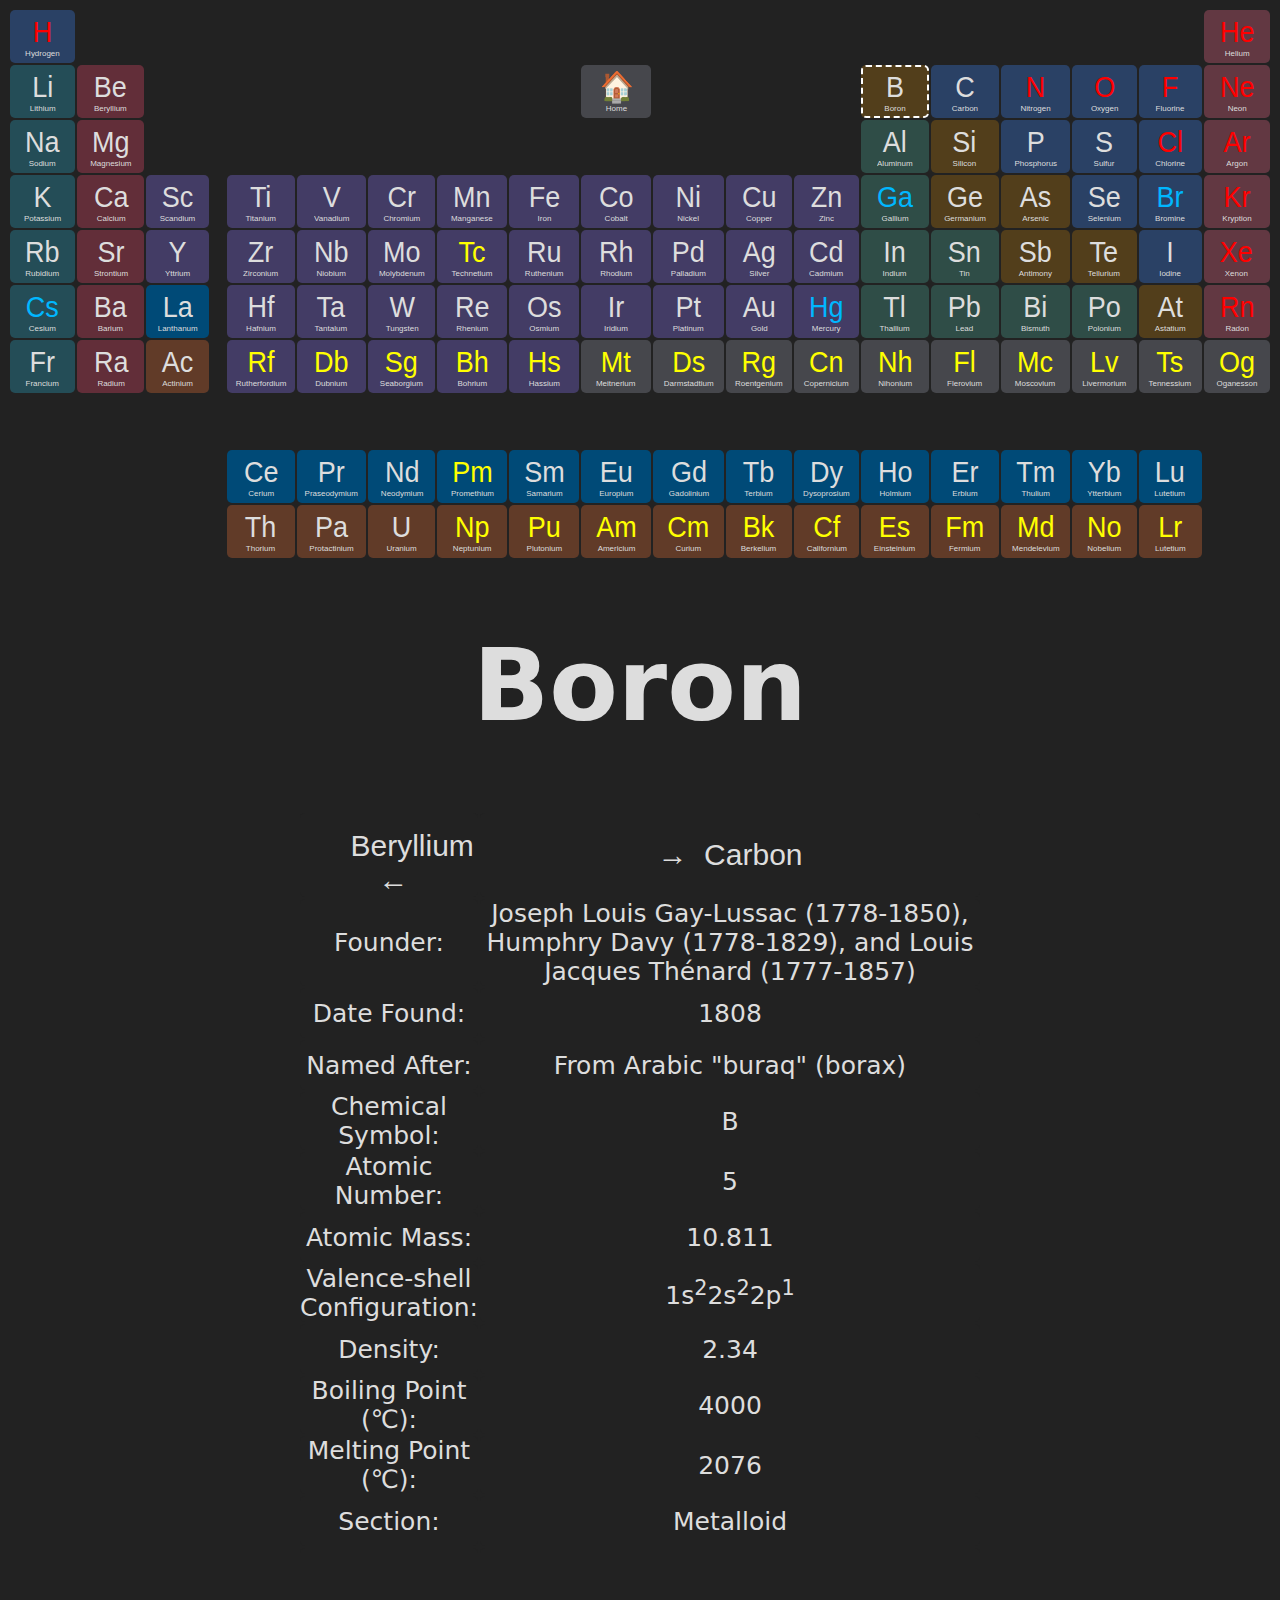
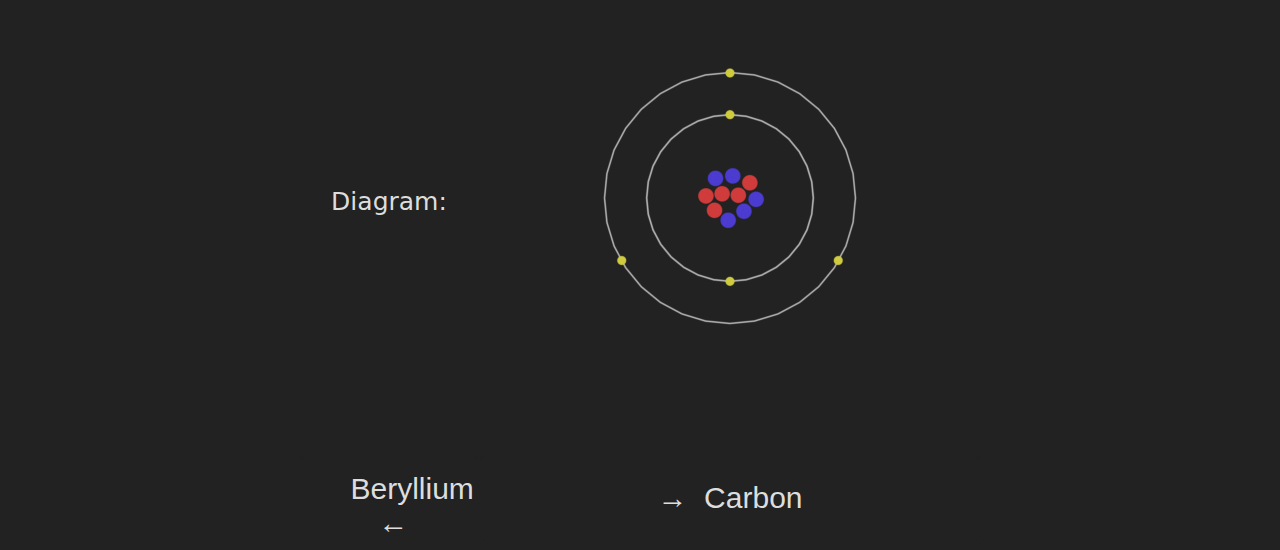
<file: boron.html>
<!DOCTYPE html>
<html>
    <head>
        <title>Boron</title>
        <link rel="stylesheet" href="element.css">
    </head>
    <body>
        <table>
            <tr>
                <td class="non"><a href="./hydrogen.html"><button class="non"><p class="gas">H</p><p>Hydrogen</p></button></a></td>
                <td></td>
                <td></td>
                <td class="spacer"></td>
                <td></td>
                <td></td>
                <td></td>
                <td></td>
                <td></td>
                <td></td>
                <td></td>
                <td></td>
                <td></td>
                <td></td>
                <td></td>
                <td></td>
                <td></td>
                <td></td>
                <td class="noble"><a href="./helium.html"><button class="noble"><p class="gas">He</p><p>Helium</p></button></a></td>
            </tr>
            <tr>
                <td class="alkali"><a href="./lithium.html"><button class="alkali"><p class="solid">Li</p><p>Lithium</p></button></a></td>
                <td class="alkaline"><a href="./beryllium.html"><button class="alkaline"><p class="solid">Be</p><p>Beryllium</p></button></a></td>
                <td></td>
                <td class="spacer"></td>
                <td></td>
                <td></td>
                <td></td>
                <td></td>
                <td></td>
                <td class="unknown"><a href="./index.html"><button class="unknown"><p class="synthetic">🏠</p><p>Home</p></button></a></td>
                <td></td>
                <td></td>
                <td></td>
                <td class="metalloids current"><a href="./boron.html"><button class="metalloids"><p class="solid">B</p><p>Boron</p></button></a></td>
                <td class="non"><a href="./carbon.html"><button class="non"><p class="solid">C</p><p>Carbon</p></button></a></td>
                <td class="non"><a href="./nitrogen.html"><button class="non"><p class="gas">N</p><p>Nitrogen</p></button></a></td>
                <td class="non"><a href="./oxygen.html"><button class="non"><p class="gas">O</p><p>Oxygen</p></button></a></td>
                <td class="non"><a href="./fluorine.html"><button class="non"><p class="gas">F</p><p>Fluorine</p></button></a></td>
                <td class="noble"><a href="./neon.html"><button class="noble"><p class="gas">Ne</p><p>Neon</p></button></a></td>
            </tr>
            <tr>
                <td class="alkali"><a href="./sodium.html"><button class="alkali"><p class="solid">Na</p><p>Sodium</p></button></a></td>
                <td class="alkaline"><a href="./magnesium.html"><button class="alkaline"><p class="solid">Mg</p><p>Magnesium</p></button></a></td>
                <td></td>
                <td class="spacer"></td>
                <td></td>
                <td></td>
                <td></td>
                <td></td>
                <td></td>
                <td></td>
                <td></td>
                <td></td>
                <td></td>
                <td class="post-trans"><a href="./aluminum.html"><button class="post-trans"><p class="solid">Al</p><p>Aluminum</p></button></a></td>
                <td class="metalloids"><a href="./silicon.html"><button class="metalloids"><p class="solid">Si</p><p>Silicon</p></button></a></td>
                <td class="non"><a href="./phosphorus.html"><button class="non"><p class="solid">P</p><p>Phosphorus</p></button></a></td>
                <td class="non"><a href="./sulfur.html"><button class="non"><p class="solid">S</p><p>Sulfur</p></button></a></td>
                <td class="non"><a href="./chlorine.html"><button class="non"><p class="gas">Cl</p><p>Chlorine</p></button></a></td>
                <td class="noble"><a href="./argon.html"><button class="noble"><p class="gas">Ar</p><p>Argon</p></button></a></td>
            </tr>
            <tr>
                <td class="alkali"><a href="./potassium.html"><button class="alkali"><p class="solid">K</p><p>Potassium</p></button></a></td>
                <td class="alkaline"><a href="./calcium.html"><button class="alkaline"><p class="solid">Ca</p><p>Calcium</p></button></a></td>
                <td class="trans"><a href="./scandium.html"><button class="trans"><p class="solid">Sc</p><p>Scandium</p></button></a></td>
                <td class="spacer"></td>
                <td class="trans"><a href="./titanium.html"><button class="trans"><p class="solid">Ti</p><p>Titanium</p></button></a></td>
                <td class="trans"><a href="./vanadium.html"><button class="trans"><p class="solid">V</p><p>Vanadium</p></button></a></td>
                <td class="trans"><a href="./chromium.html"><button class="trans"><p class="solid">Cr</p><p>Chromium</p></button></a></td>
                <td class="trans"><a href="./manganese.html"><button class="trans"><p class="solid">Mn</p><p>Manganese</p></button></a></td>
                <td class="trans"><a href="./iron.html"><button class="trans"><p class="solid">Fe</p><p>Iron</p></button></a></td>
                <td class="trans"><a href="./cobalt.html"><button class="trans"><p class="solid">Co</p><p>Cobalt</p></button></a></td>
                <td class="trans"><a href="./nickel.html"><button class="trans"><p class="solid">Ni</p><p>Nickel</p></button></a></td>
                <td class="trans"><a href="./copper.html"><button class="trans"><p class="solid">Cu</p><p>Copper</p></button></a></td>
                <td class="trans"><a href="./zinc.html"><button class="trans"><p class="solid">Zn</p><p>Zinc</p></button></a></td>
                <td class="post-trans"><a href="./gallium.html"><button class="post-trans"><p class="liquid">Ga</p><p>Gallium</p></button></a></td>
                <td class="metalloids"><a href="./germanium.html"><button class="metalloids"><p class="solid">Ge</p><p>Germanium</p></button></a></td>
                <td class="metalloids"><a href="./arsenic.html"><button class="metalloids"><p class="solid">As</p><p>Arsenic</p></button></a></td>
                <td class="non"><a href="./selenium.html"><button class="non"><p class="solid">Se</p><p>Selenium</p></button></a></td>
                <td class="non"><a href="./bromine.html"><button class="non"><p class="liquid">Br</p><p>Bromine</p></button></a></td>
                <td class="noble"><a href="./kryption.html"><button class="noble"><p class="gas">Kr</p><p>Kryption</p></button></a></td>
            </tr>
            <tr>
                <td class="alkali"><a href="./rubidium.html"><button class="alkali"><p class="solid">Rb</p><p>Rubidium</p></button></a></td>
                <td class="alkaline"><a href="./strontium.html"><button class="alkaline"><p class="solid">Sr</p><p>Strontium</p></button></a></td>
                <td class="trans"><a href="./yttrium.html"><button class="trans"><p class="solid">Y</p><p>Yttrium</p></button></a></td>
                <td class="spacer"></td>
                <td class="trans"><a href="./zirconium.html"><button class="trans"><p class="solid">Zr</p><p>Zirconium</p></button></a></td>
                <td class="trans"><a href="./niobium.html"><button class="trans"><p class="solid">Nb</p><p>Niobium</p></button></a></td>
                <td class="trans"><a href="./molybdenum.html"><button class="trans"><p class="solid">Mo</p><p>Molybdenum</p></button></a></td>
                <td class="trans"><a href="./technetium.html"><button class="trans"><p class="synthetic">Tc</p><p>Technetium</p></button></a></td>
                <td class="trans"><a href="./ruthenium.html"><button class="trans"><p class="solid">Ru</p><p>Ruthenium</p></button></a></td>
                <td class="trans"><a href="./rhodium.html"><button class="trans"><p class="solid">Rh</p><p>Rhodium</p></button></a></td>
                <td class="trans"><a href="./palladium.html"><button class="trans"><p class="solid">Pd</p><p>Palladium</p></button></a></td>
                <td class="trans"><a href="./silver.html"><button class="trans"><p class="solid">Ag</p><p>Silver</p></button></a></td>
                <td class="trans"><a href="./cadmium.html"><button class="trans"><p class="solid">Cd</p><p>Cadmium</p></button></a></td>
                <td class="post-trans"><a href="./indium.html"><button class="post-trans"><p class="solid">In</p><p>Indium</p></button></a></td>
                <td class="post-trans"><a href="./tin.html"><button class="post-trans"><p class="solid">Sn</p><p>Tin</p></button></a></td>
                <td class="metalloids"><a href="./antimony.html"><button class="metalloids"><p class="solid">Sb</p><p>Antimony</p></button></a></td>
                <td class="metalloids"><a href="./tellurium.html"><button class="metalloids"><p class="solid">Te</p><p>Tellurium</p></button></a></td>
                <td class="non"><a href="./iodine.html"><button class="non"><p class="solid">I</p><p>Iodine</p></button></a></td>
                <td class="noble"><a href="./xenon.html"><button class="noble"><p class="gas">Xe</p><p>Xenon</p></button></a></td>
            </tr>
            <tr>
                <td class="alkali"><a href="./cesium.html"><button class="alkali"><p class="liquid">Cs</p><p>Cesium</p></button></a></td>
                <td class="alkaline"><a href="./barium.html"><button class="alkaline"><p class="solid">Ba</p><p>Barium</p></button></a></td>
                <td class="lanth"><a href="./lanthanum.html"><button class="lanth"><p class="solid">La</p><p>Lanthanum</p></button></a></td>
                <td class="spacer"></td>
                <td class="trans"><a href="./hafnium.html"><button class="trans"><p class="solid">Hf</p><p>Hafnium</p></button></a></td>
                <td class="trans"><a href="./tantalum.html"><button class="trans"><p class="solid">Ta</p><p>Tantalum</p></button></a></td>
                <td class="trans"><a href="./tungsten.html"><button class="trans"><p class="solid">W</p><p>Tungsten</p></button></a></td>
                <td class="trans"><a href="./rhenium.html"><button class="trans"><p class="solid">Re</p><p>Rhenium</p></button></a></td>
                <td class="trans"><a href="./osmium.html"><button class="trans"><p class="solid">Os</p><p>Osmium</p></button></a></td>
                <td class="trans"><a href="./iridium.html"><button class="trans"><p class="solid">Ir</p><p>Iridium</p></button></a></td>
                <td class="trans"><a href="./platinum.html"><button class="trans"><p class="solid">Pt</p><p>Platinum</p></button></a></td>
                <td class="trans"><a href="./gold.html"><button class="trans"><p class="solid">Au</p><p>Gold</p></button></a></td>
                <td class="trans"><a href="./mercury.html"><button class="trans"><p class="liquid">Hg</p><p>Mercury</p></button></a></td>
                <td class="post-trans"><a href="./thallium.html"><button class="post-trans"><p class="solid">Tl</p><p>Thallium</p></button></a></td>
                <td class="post-trans"><a href="./lead.html"><button class="post-trans"><p class="solid">Pb</p><p>Lead</p></button></a></td>
                <td class="post-trans"><a href="./bismuth.html"><button class="post-trans"><p class="solid">Bi</p><p>Bismuth</p></button></a></td>
                <td class="post-trans"><a href="./polonium.html"><button class="post-trans"><p class="solid">Po</p><p>Polonium</p></button></a></td>
                <td class="metalloids"><a href="./astatine.html"><button class="metalloids"><p class="solid">At</p><p>Astatium</p></button></a></td>
                <td class="noble"><a href="./radon.html"><button class="noble"><p class="gas">Rn</p><p>Radon</p></button></a></td>
            </tr>
            <tr>
                <td class="alkali"><a href="./francium.html"><button class="alkali"><p class="solid">Fr</p><p>Francium</p></button></a></td>
                <td class="alkaline"><a href="./radium.html"><button class="alkaline"><p class="solid">Ra</p><p>Radium</p></button></a></td>
                <td class="acts"><a href="./actinium.html"><button class="acts"><p class="solid">Ac</p><p>Actinium</p></button></a></td>
                <td class="spacer"></td>
                <td class="trans"><a href="./rutherfordium.html"><button class="trans"><p class="synthetic">Rf</p><p>Rutherfordium</p></button></a></td>
                <td class="trans"><a href="./dubnium.html"><button class="trans"><p class="synthetic">Db</p><p>Dubnium</p></button></a></td>
                <td class="trans"><a href="./seaborgium.html"><button class="trans"><p class="synthetic">Sg</p><p>Seaborgium</p></button></a></td>
                <td class="trans"><a href="./bohrium.html"><button class="trans"><p class="synthetic">Bh</p><p>Bohrium</p></button></a></td>
                <td class="trans"><a href="./hassium.html"><button class="trans"><p class="synthetic">Hs</p><p>Hassium</p></button></a></td>
                <td class="unknown"><a href="./meitnerium.html"><button class="unknown"><p class="synthetic">Mt</p><p>Meitnerium</p></button></a></td>
                <td class="unknown"><a href="./darmstadtium.html"><button class="unknown"><p class="synthetic">Ds</p><p>Darmstadtium</p></button></a></td>
                <td class="unknown"><a href="./roentgenium.html"><button class="unknown"><p class="synthetic">Rg</p><p>Roentgenium</p></button></a></td>
                <td class="unknown"><a href="./copernicium.html"><button class="unknown"><p class="synthetic">Cn</p><p>Copernicium</p></button></a></td>
                <td class="unknown"><a href="./nihonium.html"><button class="unknown"><p class="synthetic">Nh</p><p>Nihonium</p></button></a></td>
                <td class="unknown"><a href="./flerovium.html"><button class="unknown"><p class="synthetic">Fl</p><p>Flerovium</p></button></a></td>
                <td class="unknown"><a href="./moscovium.html"><button class="unknown"><p class="synthetic">Mc</p><p>Moscovium</p></button></a></td>
                <td class="unknown"><a href="./livermorium.html"><button class="unknown"><p class="synthetic">Lv</p><p>Livermorium</p></button></a></td>
                <td class="unknown"><a href="./tennessine.html"><button class="unknown"><p class="synthetic">Ts</p><p>Tennessium</p></button></a></td>
                <td class="unknown"><a href="./oganesson.html"><button class="unknown"><p class="synthetic">Og</p><p>Oganesson</p></button></a></td>
            </tr>
            <tr>
                <td class="spacer"></td>
                <td class="spacer"></td>
                <td class="spacer"></td>
                <td class="spacer"></td>
                <td class="spacer"></td>
                <td class="spacer"></td>
                <td class="spacer"></td>
                <td class="spacer"></td>
                <td class="spacer"></td>
                <td class="spacer"></td>
                <td class="spacer"></td>
                <td class="spacer"></td>
                <td class="spacer"></td>
                <td class="spacer"></td>
                <td class="spacer"></td>
                <td class="spacer"></td>
                <td class="spacer"></td>
                <td class="spacer"></td>
                <td class="spacer"></td>
            </tr>
            <tr>
                <td></td>
                <td></td>
                <td></td>
                <td class="spacer"></td>
                <td class="lanth"><a href="./cerium.html"><button class="lanth"><p class="solid">Ce</p><p>Cerium</p></button></a></td>
                <td class="lanth"><a href="./praseodymium.html"><button class="lanth"><p class="solid">Pr</p><p>Praseodymium</p></button></a></td>
                <td class="lanth"><a href="./neodymium.html"><button class="lanth"><p class="solid">Nd</p><p>Neodymium</p></button></a></td>
                <td class="lanth"><a href="./promethium.html"><button class="lanth"><p class="synthetic">Pm</p><p>Promethium</p></button></a></td>
                <td class="lanth"><a href="./samarium.html"><button class="lanth"><p class="solid">Sm</p><p>Samarium</p></button></a></td>
                <td class="lanth"><a href="./europium.html"><button class="lanth"><p class="solid">Eu</p><p>Europium</p></button></a></td>
                <td class="lanth"><a href="./gadolinium.html"><button class="lanth"><p class="solid">Gd</p><p>Gadolinium</p></button></a></td>
                <td class="lanth"><a href="./terbium.html"><button class="lanth"><p class="solid">Tb</p><p>Terbium</p></button></a></td>
                <td class="lanth"><a href="./dysoprosium.html"><button class="lanth"><p class="solid">Dy</p><p>Dysoprosium</p></button></a></td>
                <td class="lanth"><a href="./holmium.html"><button class="lanth"><p class="solid">Ho</p><p>Holmium</p></button></a></td>
                <td class="lanth"><a href="./erbium.html"><button class="lanth"><p class="solid">Er</p><p>Erbium</p></button></a></td>
                <td class="lanth"><a href="./thulium.html"><button class="lanth"><p class="solid">Tm</p><p>Thulium</p></button></a></td>
                <td class="lanth"><a href="./ytterbium.html"><button class="lanth"><p class="solid">Yb</p><p>Ytterbium</p></button></a></td>
                <td class="lanth"><a href="./lutetium.html"><button class="lanth"><p class="solid">Lu</p><p>Lutetium</p></button></a></td>
                <td></td>
            </tr>
            <tr>
                <td></td>
                <td></td>
                <td></td>
                <td class="spacer"></td>
                <td class="acts"><a href="./thorium.html"><button class="acts"><p class="solid">Th</p><p>Thorium</p></button></a></td>
                <td class="acts"><a href="./protactinium.html"><button class="acts"><p class="solid">Pa</p><p>Protactinium</p></button></a></td>
                <td class="acts"><a href="./yranium.html"><button class="acts"><p class="solid">U</p><p>Uranium</p></button></a></td>
                <td class="acts"><a href="./neptunium.html"><button class="acts"><p class="synthetic">Np</p><p>Neptunium</p></button></a></td>
                <td class="acts"><a href="./plutonium.html"><button class="acts"><p class="synthetic">Pu</p><p>Plutonium</p></button></a></td>
                <td class="acts"><a href="./americium.html"><button class="acts"><p class="synthetic">Am</p><p>Americium</p></button></a></td>
                <td class="acts"><a href="./curium.html"><button class="acts"><p class="synthetic">Cm</p><p>Curium</p></button></a></td>
                <td class="acts"><a href="./berkelium.html"><button class="acts"><p class="synthetic">Bk</p><p>Berkelium</p></button></a></td>
                <td class="acts"><a href="./californium.html"><button class="acts"><p class="synthetic">Cf</p><p>Californium</p></button></a></td>
                <td class="acts"><a href="./einsteinium.html"><button class="acts"><p class="synthetic">Es</p><p>Einsteinium</p></button></a></td>
                <td class="acts"><a href="./fermium.html"><button class="acts"><p class="synthetic">Fm</p><p>Fermium</p></button></a></td>
                <td class="acts"><a href="./mendelevium.html"><button class="acts"><p class="synthetic">Md</p><p>Mendelevium</p></button></a></td>
                <td class="acts"><a href="./nobelium.html"><button class="acts"><p class="synthetic">No</p><p>Nobelium</p></button></a></td>
                <td class="acts"><a href="./lawrencium.html"><button class="acts"><p class="synthetic">Lr</p><p>Lutetium</p></button></a></td>
                <td></td>
            </tr>
        </table>
        <h1>Boron</h1>
        <table class="info">
            <tr class="info">
                <td class="nav"><a href="beryllium.html"><button class="nav">Beryllium &nbsp;←</button></a></td>
                <td class="nav"><a href="carbon.html"><button class="nav">→ &nbsp;Carbon</button></a></td>
            </tr>
            <tr class="info">
                <td>Founder:</td>
                <td>Joseph Louis Gay-Lussac (1778-1850), Humphry Davy (1778-1829), and Louis Jacques Thénard (1777-1857)</td>
            </tr>
            <tr class="info">
                <td>Date Found:</td>
                <td>1808</td>
            </tr>
            <tr class="info">
                <td>Named After:</td>
                <td>From Arabic "buraq" (borax)</td>
            </tr>
            <tr class="info">
                <td>Chemical Symbol:</td>
                <td>B</td>
            </tr>
            <tr class="info">
                <td>Atomic Number:</td>
                <td>5</td>
            </tr>
            <tr class="info">
                <td>Atomic Mass:</td>
                <td>10.811</td>
            </tr>
            <tr class="info">
                <td>Valence-shell Configuration:</td>
                <td>1s<sup>2</sup>2s<sup>2</sup>2p<sup>1</sup></td>
            </tr>
            <tr class="info">
                <td>Density:</td>
                <td>2.34</td>
            </tr>
            <tr class="info">
                <td>Boiling Point (℃):</td>
                <td>4000</td>
            </tr>
            <tr class="info">
                <td>Melting Point (℃):</td>
                <td>2076</td>
            </tr>
            <tr class="info">
                <td>Section:</td>
                <td>Metalloid</td>
            </tr>
            <tr class="info">
                <td>Diagram:</td>
                <td><img src="boron.png"></td>
            </tr>
            <tr class="info">
                <td class="nav"><a href="beryllium.html"><button class="nav">Beryllium &nbsp;←</button></a></td>
                <td class="nav"><a href="carbon.html"><button class="nav">→ &nbsp;Carbon</button></a></td>
            </tr>
        </table>
    </body>
</html>
</file>
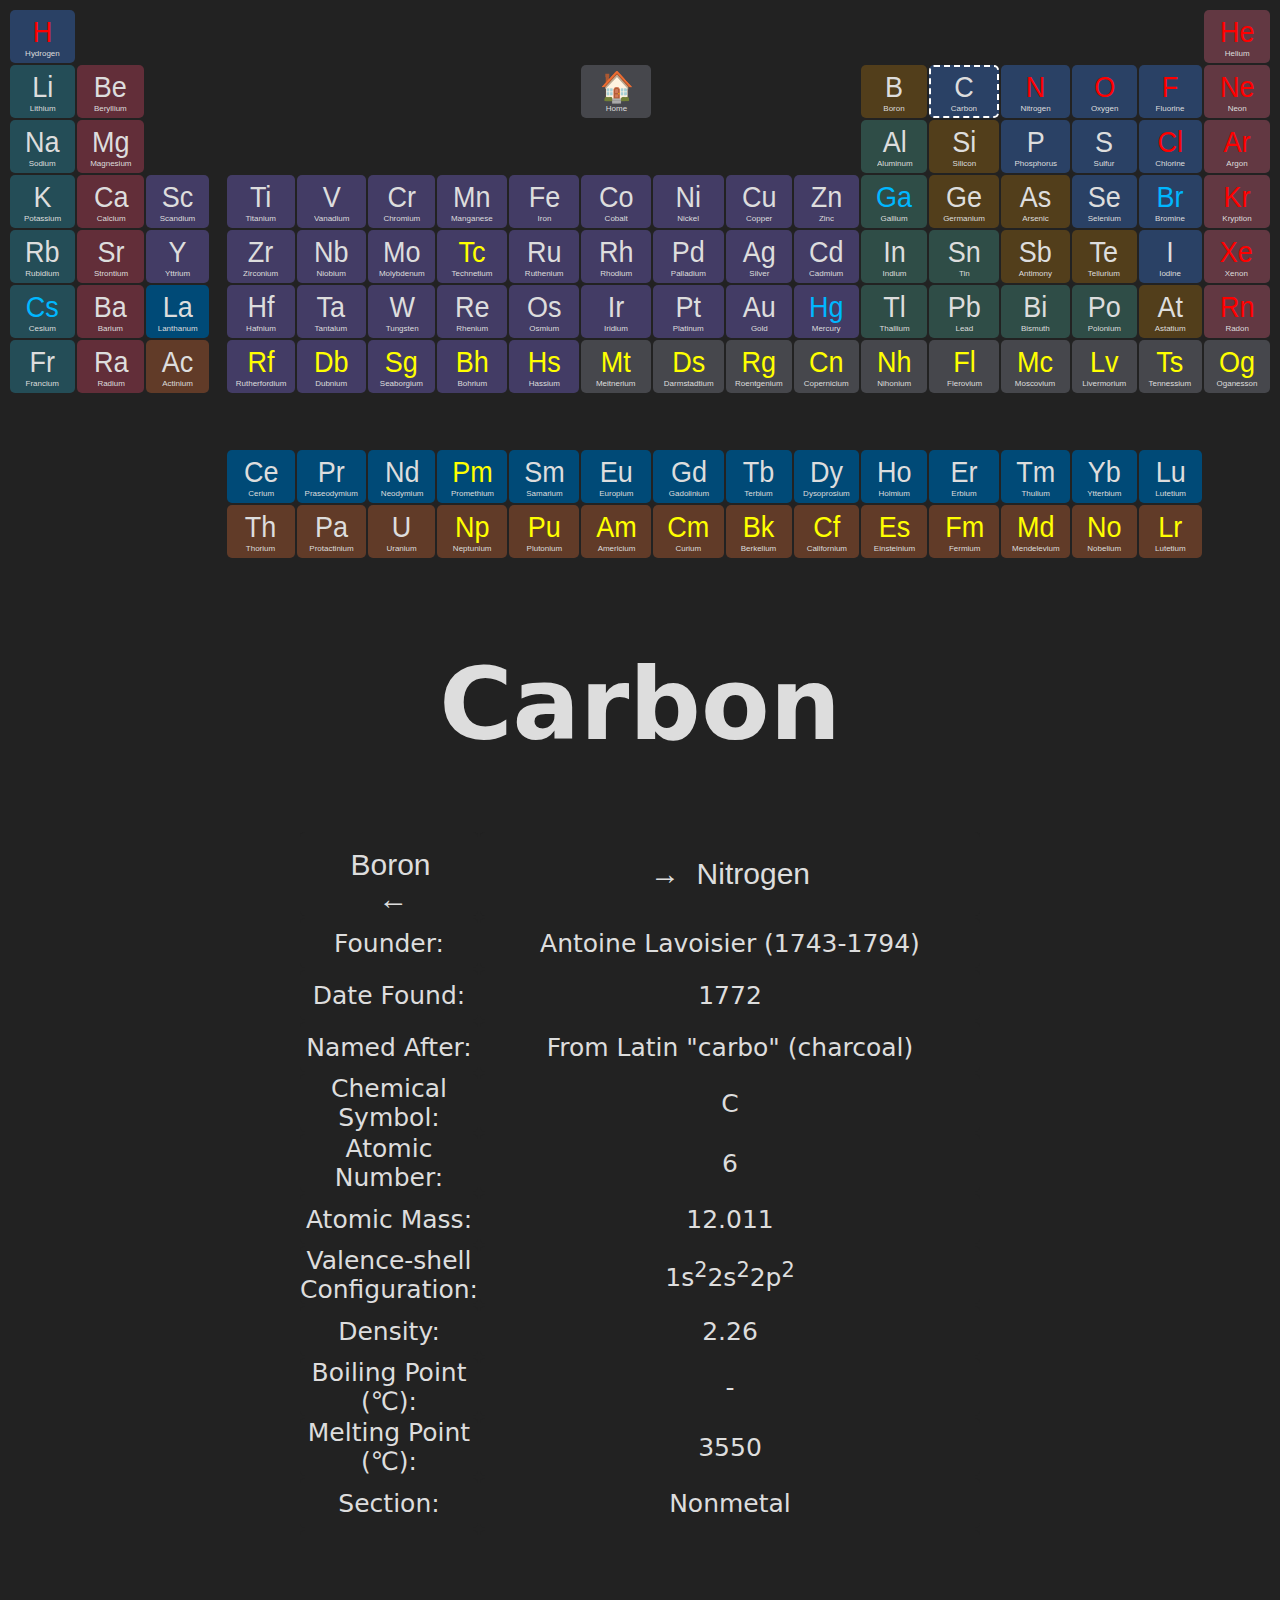
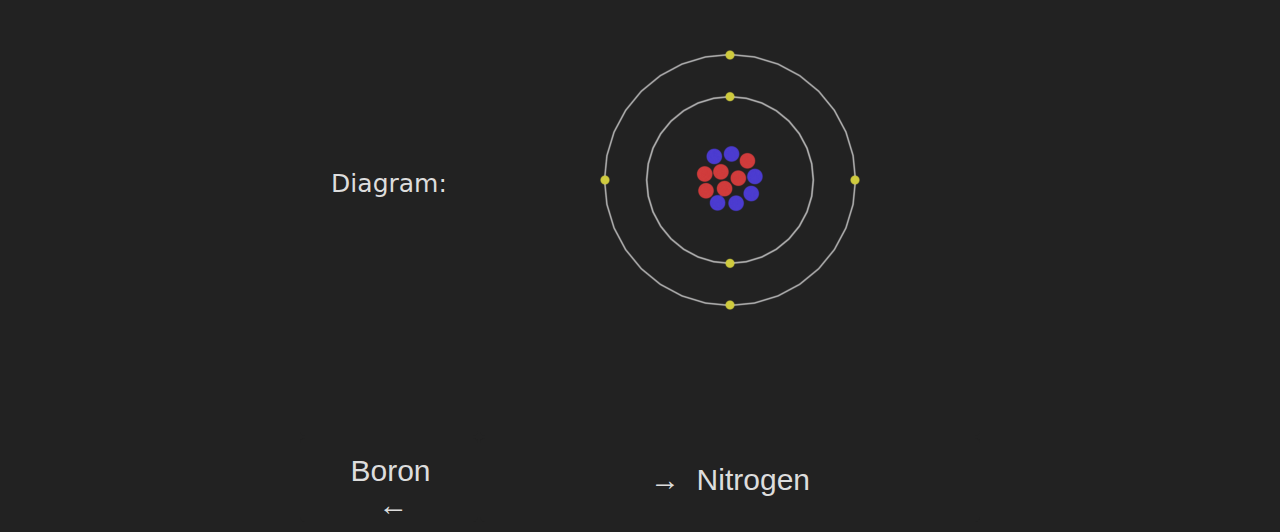
<file: carbon.html>
<!DOCTYPE html>
<html>
    <head>
        <title>Carbon</title>
        <link rel="stylesheet" href="element.css">
    </head>
    <body>
        <table>
            <tr>
                <td class="non"><a href="./hydrogen.html"><button class="non"><p class="gas">H</p><p>Hydrogen</p></button></a></td>
                <td></td>
                <td></td>
                <td class="spacer"></td>
                <td></td>
                <td></td>
                <td></td>
                <td></td>
                <td></td>
                <td></td>
                <td></td>
                <td></td>
                <td></td>
                <td></td>
                <td></td>
                <td></td>
                <td></td>
                <td></td>
                <td class="noble"><a href="./helium.html"><button class="noble"><p class="gas">He</p><p>Helium</p></button></a></td>
            </tr>
            <tr>
                <td class="alkali"><a href="./lithium.html"><button class="alkali"><p class="solid">Li</p><p>Lithium</p></button></a></td>
                <td class="alkaline"><a href="./beryllium.html"><button class="alkaline"><p class="solid">Be</p><p>Beryllium</p></button></a></td>
                <td></td>
                <td class="spacer"></td>
                <td></td>
                <td></td>
                <td></td>
                <td></td>
                <td></td>
                <td class="unknown"><a href="./index.html"><button class="unknown"><p class="synthetic">🏠</p><p>Home</p></button></a></td>
                <td></td>
                <td></td>
                <td></td>
                <td class="metalloids"><a href="./boron.html"><button class="metalloids"><p class="solid">B</p><p>Boron</p></button></a></td>
                <td class="non current"><a href="./carbon.html"><button class="non"><p class="solid">C</p><p>Carbon</p></button></a></td>
                <td class="non"><a href="./nitrogen.html"><button class="non"><p class="gas">N</p><p>Nitrogen</p></button></a></td>
                <td class="non"><a href="./oxygen.html"><button class="non"><p class="gas">O</p><p>Oxygen</p></button></a></td>
                <td class="non"><a href="./fluorine.html"><button class="non"><p class="gas">F</p><p>Fluorine</p></button></a></td>
                <td class="noble"><a href="./neon.html"><button class="noble"><p class="gas">Ne</p><p>Neon</p></button></a></td>
            </tr>
            <tr>
                <td class="alkali"><a href="./sodium.html"><button class="alkali"><p class="solid">Na</p><p>Sodium</p></button></a></td>
                <td class="alkaline"><a href="./magnesium.html"><button class="alkaline"><p class="solid">Mg</p><p>Magnesium</p></button></a></td>
                <td></td>
                <td class="spacer"></td>
                <td></td>
                <td></td>
                <td></td>
                <td></td>
                <td></td>
                <td></td>
                <td></td>
                <td></td>
                <td></td>
                <td class="post-trans"><a href="./aluminum.html"><button class="post-trans"><p class="solid">Al</p><p>Aluminum</p></button></a></td>
                <td class="metalloids"><a href="./silicon.html"><button class="metalloids"><p class="solid">Si</p><p>Silicon</p></button></a></td>
                <td class="non"><a href="./phosphorus.html"><button class="non"><p class="solid">P</p><p>Phosphorus</p></button></a></td>
                <td class="non"><a href="./sulfur.html"><button class="non"><p class="solid">S</p><p>Sulfur</p></button></a></td>
                <td class="non"><a href="./chlorine.html"><button class="non"><p class="gas">Cl</p><p>Chlorine</p></button></a></td>
                <td class="noble"><a href="./argon.html"><button class="noble"><p class="gas">Ar</p><p>Argon</p></button></a></td>
            </tr>
            <tr>
                <td class="alkali"><a href="./potassium.html"><button class="alkali"><p class="solid">K</p><p>Potassium</p></button></a></td>
                <td class="alkaline"><a href="./calcium.html"><button class="alkaline"><p class="solid">Ca</p><p>Calcium</p></button></a></td>
                <td class="trans"><a href="./scandium.html"><button class="trans"><p class="solid">Sc</p><p>Scandium</p></button></a></td>
                <td class="spacer"></td>
                <td class="trans"><a href="./titanium.html"><button class="trans"><p class="solid">Ti</p><p>Titanium</p></button></a></td>
                <td class="trans"><a href="./vanadium.html"><button class="trans"><p class="solid">V</p><p>Vanadium</p></button></a></td>
                <td class="trans"><a href="./chromium.html"><button class="trans"><p class="solid">Cr</p><p>Chromium</p></button></a></td>
                <td class="trans"><a href="./manganese.html"><button class="trans"><p class="solid">Mn</p><p>Manganese</p></button></a></td>
                <td class="trans"><a href="./iron.html"><button class="trans"><p class="solid">Fe</p><p>Iron</p></button></a></td>
                <td class="trans"><a href="./cobalt.html"><button class="trans"><p class="solid">Co</p><p>Cobalt</p></button></a></td>
                <td class="trans"><a href="./nickel.html"><button class="trans"><p class="solid">Ni</p><p>Nickel</p></button></a></td>
                <td class="trans"><a href="./copper.html"><button class="trans"><p class="solid">Cu</p><p>Copper</p></button></a></td>
                <td class="trans"><a href="./zinc.html"><button class="trans"><p class="solid">Zn</p><p>Zinc</p></button></a></td>
                <td class="post-trans"><a href="./gallium.html"><button class="post-trans"><p class="liquid">Ga</p><p>Gallium</p></button></a></td>
                <td class="metalloids"><a href="./germanium.html"><button class="metalloids"><p class="solid">Ge</p><p>Germanium</p></button></a></td>
                <td class="metalloids"><a href="./arsenic.html"><button class="metalloids"><p class="solid">As</p><p>Arsenic</p></button></a></td>
                <td class="non"><a href="./selenium.html"><button class="non"><p class="solid">Se</p><p>Selenium</p></button></a></td>
                <td class="non"><a href="./bromine.html"><button class="non"><p class="liquid">Br</p><p>Bromine</p></button></a></td>
                <td class="noble"><a href="./kryption.html"><button class="noble"><p class="gas">Kr</p><p>Kryption</p></button></a></td>
            </tr>
            <tr>
                <td class="alkali"><a href="./rubidium.html"><button class="alkali"><p class="solid">Rb</p><p>Rubidium</p></button></a></td>
                <td class="alkaline"><a href="./strontium.html"><button class="alkaline"><p class="solid">Sr</p><p>Strontium</p></button></a></td>
                <td class="trans"><a href="./yttrium.html"><button class="trans"><p class="solid">Y</p><p>Yttrium</p></button></a></td>
                <td class="spacer"></td>
                <td class="trans"><a href="./zirconium.html"><button class="trans"><p class="solid">Zr</p><p>Zirconium</p></button></a></td>
                <td class="trans"><a href="./niobium.html"><button class="trans"><p class="solid">Nb</p><p>Niobium</p></button></a></td>
                <td class="trans"><a href="./molybdenum.html"><button class="trans"><p class="solid">Mo</p><p>Molybdenum</p></button></a></td>
                <td class="trans"><a href="./technetium.html"><button class="trans"><p class="synthetic">Tc</p><p>Technetium</p></button></a></td>
                <td class="trans"><a href="./ruthenium.html"><button class="trans"><p class="solid">Ru</p><p>Ruthenium</p></button></a></td>
                <td class="trans"><a href="./rhodium.html"><button class="trans"><p class="solid">Rh</p><p>Rhodium</p></button></a></td>
                <td class="trans"><a href="./palladium.html"><button class="trans"><p class="solid">Pd</p><p>Palladium</p></button></a></td>
                <td class="trans"><a href="./silver.html"><button class="trans"><p class="solid">Ag</p><p>Silver</p></button></a></td>
                <td class="trans"><a href="./cadmium.html"><button class="trans"><p class="solid">Cd</p><p>Cadmium</p></button></a></td>
                <td class="post-trans"><a href="./indium.html"><button class="post-trans"><p class="solid">In</p><p>Indium</p></button></a></td>
                <td class="post-trans"><a href="./tin.html"><button class="post-trans"><p class="solid">Sn</p><p>Tin</p></button></a></td>
                <td class="metalloids"><a href="./antimony.html"><button class="metalloids"><p class="solid">Sb</p><p>Antimony</p></button></a></td>
                <td class="metalloids"><a href="./tellurium.html"><button class="metalloids"><p class="solid">Te</p><p>Tellurium</p></button></a></td>
                <td class="non"><a href="./iodine.html"><button class="non"><p class="solid">I</p><p>Iodine</p></button></a></td>
                <td class="noble"><a href="./xenon.html"><button class="noble"><p class="gas">Xe</p><p>Xenon</p></button></a></td>
            </tr>
            <tr>
                <td class="alkali"><a href="./cesium.html"><button class="alkali"><p class="liquid">Cs</p><p>Cesium</p></button></a></td>
                <td class="alkaline"><a href="./barium.html"><button class="alkaline"><p class="solid">Ba</p><p>Barium</p></button></a></td>
                <td class="lanth"><a href="./lanthanum.html"><button class="lanth"><p class="solid">La</p><p>Lanthanum</p></button></a></td>
                <td class="spacer"></td>
                <td class="trans"><a href="./hafnium.html"><button class="trans"><p class="solid">Hf</p><p>Hafnium</p></button></a></td>
                <td class="trans"><a href="./tantalum.html"><button class="trans"><p class="solid">Ta</p><p>Tantalum</p></button></a></td>
                <td class="trans"><a href="./tungsten.html"><button class="trans"><p class="solid">W</p><p>Tungsten</p></button></a></td>
                <td class="trans"><a href="./rhenium.html"><button class="trans"><p class="solid">Re</p><p>Rhenium</p></button></a></td>
                <td class="trans"><a href="./osmium.html"><button class="trans"><p class="solid">Os</p><p>Osmium</p></button></a></td>
                <td class="trans"><a href="./iridium.html"><button class="trans"><p class="solid">Ir</p><p>Iridium</p></button></a></td>
                <td class="trans"><a href="./platinum.html"><button class="trans"><p class="solid">Pt</p><p>Platinum</p></button></a></td>
                <td class="trans"><a href="./gold.html"><button class="trans"><p class="solid">Au</p><p>Gold</p></button></a></td>
                <td class="trans"><a href="./mercury.html"><button class="trans"><p class="liquid">Hg</p><p>Mercury</p></button></a></td>
                <td class="post-trans"><a href="./thallium.html"><button class="post-trans"><p class="solid">Tl</p><p>Thallium</p></button></a></td>
                <td class="post-trans"><a href="./lead.html"><button class="post-trans"><p class="solid">Pb</p><p>Lead</p></button></a></td>
                <td class="post-trans"><a href="./bismuth.html"><button class="post-trans"><p class="solid">Bi</p><p>Bismuth</p></button></a></td>
                <td class="post-trans"><a href="./polonium.html"><button class="post-trans"><p class="solid">Po</p><p>Polonium</p></button></a></td>
                <td class="metalloids"><a href="./astatine.html"><button class="metalloids"><p class="solid">At</p><p>Astatium</p></button></a></td>
                <td class="noble"><a href="./radon.html"><button class="noble"><p class="gas">Rn</p><p>Radon</p></button></a></td>
            </tr>
            <tr>
                <td class="alkali"><a href="./francium.html"><button class="alkali"><p class="solid">Fr</p><p>Francium</p></button></a></td>
                <td class="alkaline"><a href="./radium.html"><button class="alkaline"><p class="solid">Ra</p><p>Radium</p></button></a></td>
                <td class="acts"><a href="./actinium.html"><button class="acts"><p class="solid">Ac</p><p>Actinium</p></button></a></td>
                <td class="spacer"></td>
                <td class="trans"><a href="./rutherfordium.html"><button class="trans"><p class="synthetic">Rf</p><p>Rutherfordium</p></button></a></td>
                <td class="trans"><a href="./dubnium.html"><button class="trans"><p class="synthetic">Db</p><p>Dubnium</p></button></a></td>
                <td class="trans"><a href="./seaborgium.html"><button class="trans"><p class="synthetic">Sg</p><p>Seaborgium</p></button></a></td>
                <td class="trans"><a href="./bohrium.html"><button class="trans"><p class="synthetic">Bh</p><p>Bohrium</p></button></a></td>
                <td class="trans"><a href="./hassium.html"><button class="trans"><p class="synthetic">Hs</p><p>Hassium</p></button></a></td>
                <td class="unknown"><a href="./meitnerium.html"><button class="unknown"><p class="synthetic">Mt</p><p>Meitnerium</p></button></a></td>
                <td class="unknown"><a href="./darmstadtium.html"><button class="unknown"><p class="synthetic">Ds</p><p>Darmstadtium</p></button></a></td>
                <td class="unknown"><a href="./roentgenium.html"><button class="unknown"><p class="synthetic">Rg</p><p>Roentgenium</p></button></a></td>
                <td class="unknown"><a href="./copernicium.html"><button class="unknown"><p class="synthetic">Cn</p><p>Copernicium</p></button></a></td>
                <td class="unknown"><a href="./nihonium.html"><button class="unknown"><p class="synthetic">Nh</p><p>Nihonium</p></button></a></td>
                <td class="unknown"><a href="./flerovium.html"><button class="unknown"><p class="synthetic">Fl</p><p>Flerovium</p></button></a></td>
                <td class="unknown"><a href="./moscovium.html"><button class="unknown"><p class="synthetic">Mc</p><p>Moscovium</p></button></a></td>
                <td class="unknown"><a href="./livermorium.html"><button class="unknown"><p class="synthetic">Lv</p><p>Livermorium</p></button></a></td>
                <td class="unknown"><a href="./tennessine.html"><button class="unknown"><p class="synthetic">Ts</p><p>Tennessium</p></button></a></td>
                <td class="unknown"><a href="./oganesson.html"><button class="unknown"><p class="synthetic">Og</p><p>Oganesson</p></button></a></td>
            </tr>
            <tr>
                <td class="spacer"></td>
                <td class="spacer"></td>
                <td class="spacer"></td>
                <td class="spacer"></td>
                <td class="spacer"></td>
                <td class="spacer"></td>
                <td class="spacer"></td>
                <td class="spacer"></td>
                <td class="spacer"></td>
                <td class="spacer"></td>
                <td class="spacer"></td>
                <td class="spacer"></td>
                <td class="spacer"></td>
                <td class="spacer"></td>
                <td class="spacer"></td>
                <td class="spacer"></td>
                <td class="spacer"></td>
                <td class="spacer"></td>
                <td class="spacer"></td>
            </tr>
            <tr>
                <td></td>
                <td></td>
                <td></td>
                <td class="spacer"></td>
                <td class="lanth"><a href="./cerium.html"><button class="lanth"><p class="solid">Ce</p><p>Cerium</p></button></a></td>
                <td class="lanth"><a href="./praseodymium.html"><button class="lanth"><p class="solid">Pr</p><p>Praseodymium</p></button></a></td>
                <td class="lanth"><a href="./neodymium.html"><button class="lanth"><p class="solid">Nd</p><p>Neodymium</p></button></a></td>
                <td class="lanth"><a href="./promethium.html"><button class="lanth"><p class="synthetic">Pm</p><p>Promethium</p></button></a></td>
                <td class="lanth"><a href="./samarium.html"><button class="lanth"><p class="solid">Sm</p><p>Samarium</p></button></a></td>
                <td class="lanth"><a href="./europium.html"><button class="lanth"><p class="solid">Eu</p><p>Europium</p></button></a></td>
                <td class="lanth"><a href="./gadolinium.html"><button class="lanth"><p class="solid">Gd</p><p>Gadolinium</p></button></a></td>
                <td class="lanth"><a href="./terbium.html"><button class="lanth"><p class="solid">Tb</p><p>Terbium</p></button></a></td>
                <td class="lanth"><a href="./dysoprosium.html"><button class="lanth"><p class="solid">Dy</p><p>Dysoprosium</p></button></a></td>
                <td class="lanth"><a href="./holmium.html"><button class="lanth"><p class="solid">Ho</p><p>Holmium</p></button></a></td>
                <td class="lanth"><a href="./erbium.html"><button class="lanth"><p class="solid">Er</p><p>Erbium</p></button></a></td>
                <td class="lanth"><a href="./thulium.html"><button class="lanth"><p class="solid">Tm</p><p>Thulium</p></button></a></td>
                <td class="lanth"><a href="./ytterbium.html"><button class="lanth"><p class="solid">Yb</p><p>Ytterbium</p></button></a></td>
                <td class="lanth"><a href="./lutetium.html"><button class="lanth"><p class="solid">Lu</p><p>Lutetium</p></button></a></td>
                <td></td>
            </tr>
            <tr>
                <td></td>
                <td></td>
                <td></td>
                <td class="spacer"></td>
                <td class="acts"><a href="./thorium.html"><button class="acts"><p class="solid">Th</p><p>Thorium</p></button></a></td>
                <td class="acts"><a href="./protactinium.html"><button class="acts"><p class="solid">Pa</p><p>Protactinium</p></button></a></td>
                <td class="acts"><a href="./yranium.html"><button class="acts"><p class="solid">U</p><p>Uranium</p></button></a></td>
                <td class="acts"><a href="./neptunium.html"><button class="acts"><p class="synthetic">Np</p><p>Neptunium</p></button></a></td>
                <td class="acts"><a href="./plutonium.html"><button class="acts"><p class="synthetic">Pu</p><p>Plutonium</p></button></a></td>
                <td class="acts"><a href="./americium.html"><button class="acts"><p class="synthetic">Am</p><p>Americium</p></button></a></td>
                <td class="acts"><a href="./curium.html"><button class="acts"><p class="synthetic">Cm</p><p>Curium</p></button></a></td>
                <td class="acts"><a href="./berkelium.html"><button class="acts"><p class="synthetic">Bk</p><p>Berkelium</p></button></a></td>
                <td class="acts"><a href="./californium.html"><button class="acts"><p class="synthetic">Cf</p><p>Californium</p></button></a></td>
                <td class="acts"><a href="./einsteinium.html"><button class="acts"><p class="synthetic">Es</p><p>Einsteinium</p></button></a></td>
                <td class="acts"><a href="./fermium.html"><button class="acts"><p class="synthetic">Fm</p><p>Fermium</p></button></a></td>
                <td class="acts"><a href="./mendelevium.html"><button class="acts"><p class="synthetic">Md</p><p>Mendelevium</p></button></a></td>
                <td class="acts"><a href="./nobelium.html"><button class="acts"><p class="synthetic">No</p><p>Nobelium</p></button></a></td>
                <td class="acts"><a href="./lawrencium.html"><button class="acts"><p class="synthetic">Lr</p><p>Lutetium</p></button></a></td>
                <td></td>
            </tr>
        </table>
        <br>
        <h1>Carbon</h1>
        <table class="info">
            <tr class="info">
                <td class="nav"><a href="boron.html"><button class="nav">Boron &nbsp;←</button></a></td>
                <td class="nav"><a href="nitrogen.html"><button class="nav">→ &nbsp;Nitrogen</button></a></td>
            </tr>
            <tr class="info">
                <td>Founder:</td>
                <td>Antoine Lavoisier (1743-1794)</td>
            </tr>
            <tr class="info">
                <td>Date Found:</td>
                <td>1772</td>
            </tr>
            <tr class="info">
                <td>Named After:</td>
                <td>From Latin "carbo" (charcoal)</td>
            </tr>
            <tr class="info">
                <td>Chemical Symbol:</td>
                <td>C</td>
            </tr>
            <tr class="info">
                <td>Atomic Number:</td>
                <td>6</td>
            </tr>
            <tr class="info">
                <td>Atomic Mass:</td>
                <td>12.011</td>
            </tr>
            <tr class="info">
                <td>Valence-shell Configuration:</td>
                <td>1s<sup>2</sup>2s<sup>2</sup>2p<sup>2</sup></td>
            </tr>
            <tr class="info">
                <td>Density:</td>
                <td>2.26</td>
            </tr>
            <tr class="info">
                <td>Boiling Point (℃):</td>
                <td>-</td>
            </tr>
            <tr class="info">
                <td>Melting Point (℃):</td>
                <td>3550</td>
            </tr>
            <tr class="info">
                <td>Section:</td>
                <td>Nonmetal</td>
            </tr>
            <tr class="info">
                <td>Diagram:</td>
                <td><img src="carbon.png"></td>
            </tr>
            <tr class="info">
                <td class="nav"><a href="boron.html"><button class="nav">Boron &nbsp;←</button></a></td>
                <td class="nav"><a href="nitrogen.html"><button class="nav">→ &nbsp;Nitrogen</button></a></td>
            </tr>
        </table>
    </body>
</html>
</file>
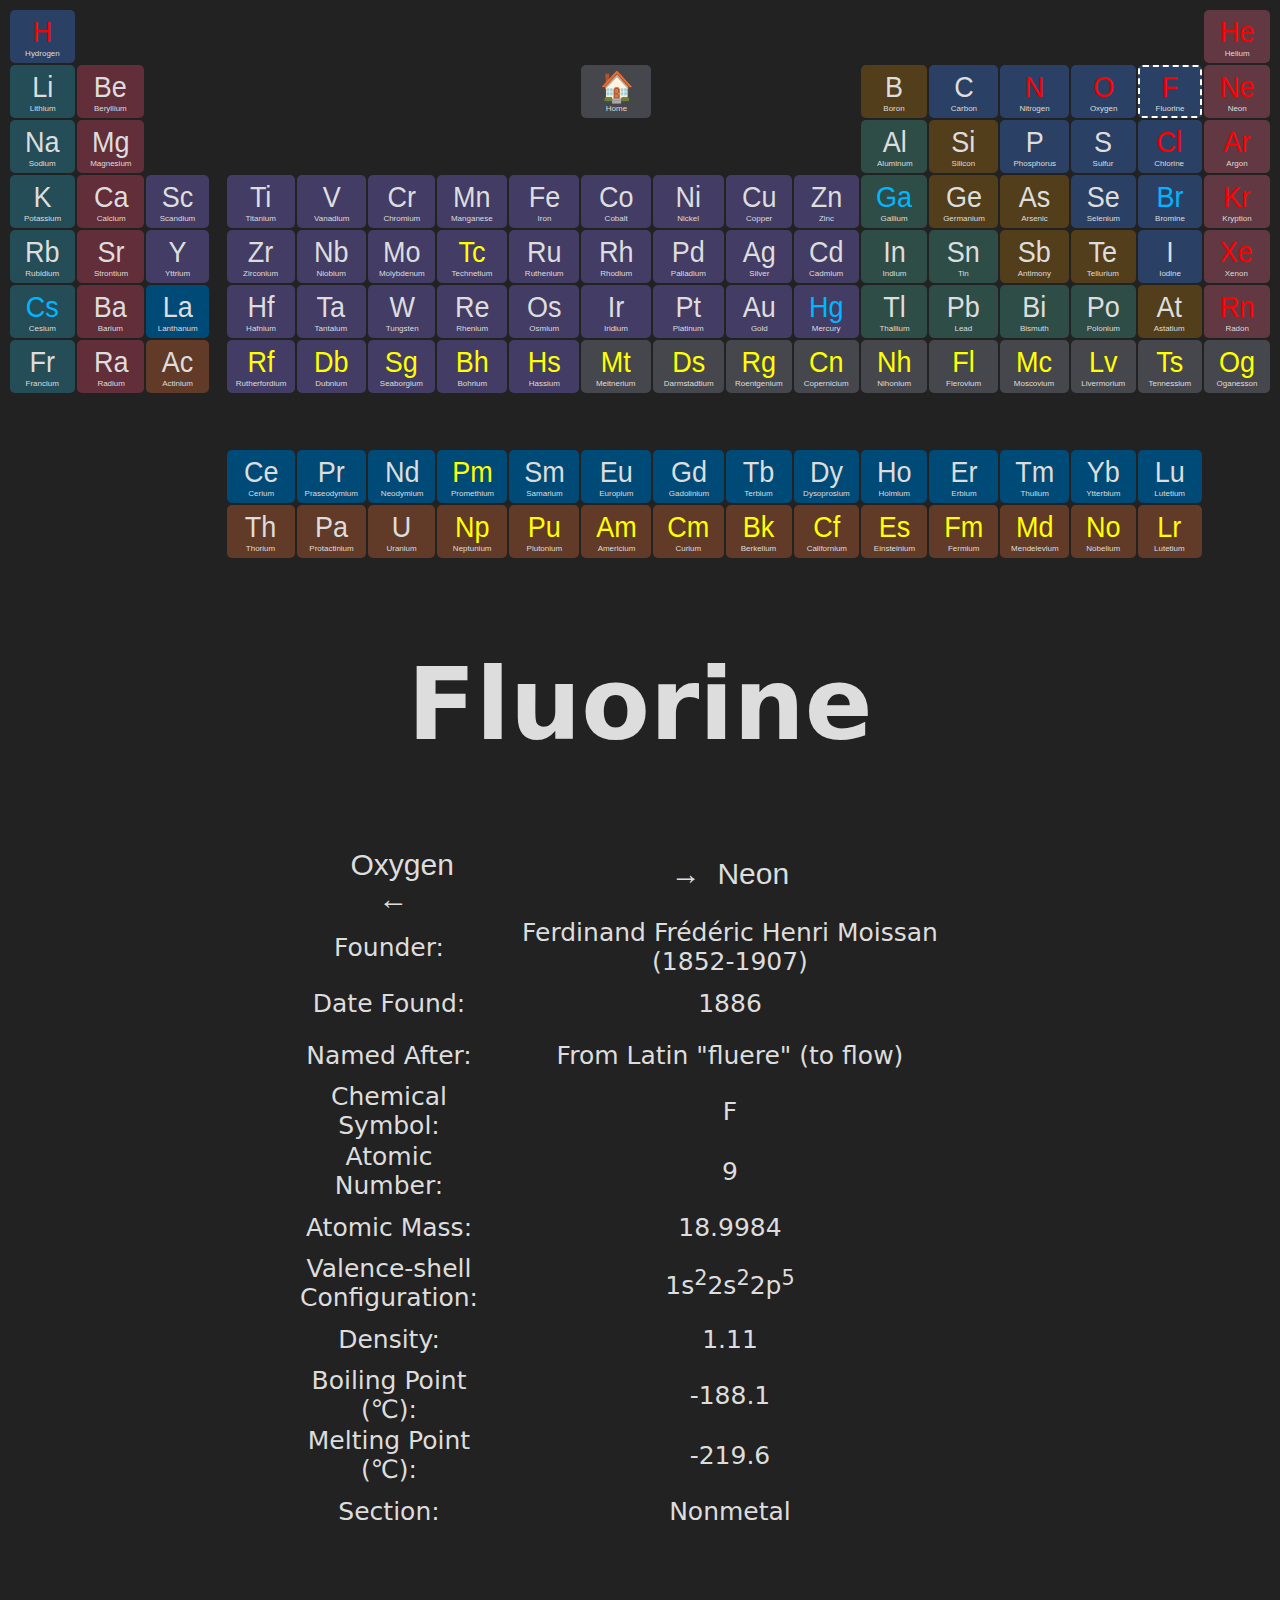
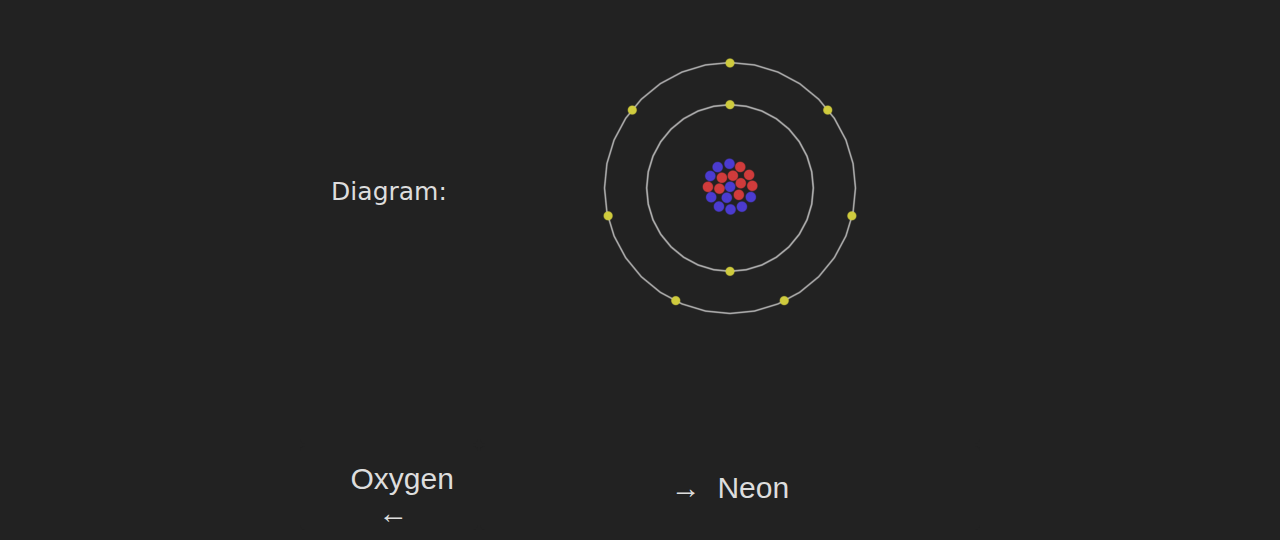
<file: fluorine.html>
<!DOCTYPE html>
<html>
    <head>
        <title>Fluorine</title>
        <link rel="stylesheet" href="element.css">
    </head>
    <body>
        <table>
            <tr>
                <td class="non"><a href="./hydrogen.html"><button class="non"><p class="gas">H</p><p>Hydrogen</p></button></a></td>
                <td></td>
                <td></td>
                <td class="spacer"></td>
                <td></td>
                <td></td>
                <td></td>
                <td></td>
                <td></td>
                <td></td>
                <td></td>
                <td></td>
                <td></td>
                <td></td>
                <td></td>
                <td></td>
                <td></td>
                <td></td>
                <td class="noble"><a href="./helium.html"><button class="noble"><p class="gas">He</p><p>Helium</p></button></a></td>
            </tr>
            <tr>
                <td class="alkali"><a href="./lithium.html"><button class="alkali"><p class="solid">Li</p><p>Lithium</p></button></a></td>
                <td class="alkaline"><a href="./beryllium.html"><button class="alkaline"><p class="solid">Be</p><p>Beryllium</p></button></a></td>
                <td></td>
                <td class="spacer"></td>
                <td></td>
                <td></td>
                <td></td>
                <td></td>
                <td></td>
                <td class="unknown"><a href="./index.html"><button class="unknown"><p class="synthetic">🏠</p><p>Home</p></button></a></td>
                <td></td>
                <td></td>
                <td></td>
                <td class="metalloids"><a href="./boron.html"><button class="metalloids"><p class="solid">B</p><p>Boron</p></button></a></td>
                <td class="non"><a href="./carbon.html"><button class="non"><p class="solid">C</p><p>Carbon</p></button></a></td>
                <td class="non"><a href="./nitrogen.html"><button class="non"><p class="gas">N</p><p>Nitrogen</p></button></a></td>
                <td class="non"><a href="./oxygen.html"><button class="non"><p class="gas">O</p><p>Oxygen</p></button></a></td>
                <td class="non current"><a href="./fluorine.html"><button class="non"><p class="gas">F</p><p>Fluorine</p></button></a></td>
                <td class="noble"><a href="./neon.html"><button class="noble"><p class="gas">Ne</p><p>Neon</p></button></a></td>
            </tr>
            <tr>
                <td class="alkali"><a href="./sodium.html"><button class="alkali"><p class="solid">Na</p><p>Sodium</p></button></a></td>
                <td class="alkaline"><a href="./magnesium.html"><button class="alkaline"><p class="solid">Mg</p><p>Magnesium</p></button></a></td>
                <td></td>
                <td class="spacer"></td>
                <td></td>
                <td></td>
                <td></td>
                <td></td>
                <td></td>
                <td></td>
                <td></td>
                <td></td>
                <td></td>
                <td class="post-trans"><a href="./aluminum.html"><button class="post-trans"><p class="solid">Al</p><p>Aluminum</p></button></a></td>
                <td class="metalloids"><a href="./silicon.html"><button class="metalloids"><p class="solid">Si</p><p>Silicon</p></button></a></td>
                <td class="non"><a href="./phosphorus.html"><button class="non"><p class="solid">P</p><p>Phosphorus</p></button></a></td>
                <td class="non"><a href="./sulfur.html"><button class="non"><p class="solid">S</p><p>Sulfur</p></button></a></td>
                <td class="non"><a href="./chlorine.html"><button class="non"><p class="gas">Cl</p><p>Chlorine</p></button></a></td>
                <td class="noble"><a href="./argon.html"><button class="noble"><p class="gas">Ar</p><p>Argon</p></button></a></td>
            </tr>
            <tr>
                <td class="alkali"><a href="./potassium.html"><button class="alkali"><p class="solid">K</p><p>Potassium</p></button></a></td>
                <td class="alkaline"><a href="./calcium.html"><button class="alkaline"><p class="solid">Ca</p><p>Calcium</p></button></a></td>
                <td class="trans"><a href="./scandium.html"><button class="trans"><p class="solid">Sc</p><p>Scandium</p></button></a></td>
                <td class="spacer"></td>
                <td class="trans"><a href="./titanium.html"><button class="trans"><p class="solid">Ti</p><p>Titanium</p></button></a></td>
                <td class="trans"><a href="./vanadium.html"><button class="trans"><p class="solid">V</p><p>Vanadium</p></button></a></td>
                <td class="trans"><a href="./chromium.html"><button class="trans"><p class="solid">Cr</p><p>Chromium</p></button></a></td>
                <td class="trans"><a href="./manganese.html"><button class="trans"><p class="solid">Mn</p><p>Manganese</p></button></a></td>
                <td class="trans"><a href="./iron.html"><button class="trans"><p class="solid">Fe</p><p>Iron</p></button></a></td>
                <td class="trans"><a href="./cobalt.html"><button class="trans"><p class="solid">Co</p><p>Cobalt</p></button></a></td>
                <td class="trans"><a href="./nickel.html"><button class="trans"><p class="solid">Ni</p><p>Nickel</p></button></a></td>
                <td class="trans"><a href="./copper.html"><button class="trans"><p class="solid">Cu</p><p>Copper</p></button></a></td>
                <td class="trans"><a href="./zinc.html"><button class="trans"><p class="solid">Zn</p><p>Zinc</p></button></a></td>
                <td class="post-trans"><a href="./gallium.html"><button class="post-trans"><p class="liquid">Ga</p><p>Gallium</p></button></a></td>
                <td class="metalloids"><a href="./germanium.html"><button class="metalloids"><p class="solid">Ge</p><p>Germanium</p></button></a></td>
                <td class="metalloids"><a href="./arsenic.html"><button class="metalloids"><p class="solid">As</p><p>Arsenic</p></button></a></td>
                <td class="non"><a href="./selenium.html"><button class="non"><p class="solid">Se</p><p>Selenium</p></button></a></td>
                <td class="non"><a href="./bromine.html"><button class="non"><p class="liquid">Br</p><p>Bromine</p></button></a></td>
                <td class="noble"><a href="./kryption.html"><button class="noble"><p class="gas">Kr</p><p>Kryption</p></button></a></td>
            </tr>
            <tr>
                <td class="alkali"><a href="./rubidium.html"><button class="alkali"><p class="solid">Rb</p><p>Rubidium</p></button></a></td>
                <td class="alkaline"><a href="./strontium.html"><button class="alkaline"><p class="solid">Sr</p><p>Strontium</p></button></a></td>
                <td class="trans"><a href="./yttrium.html"><button class="trans"><p class="solid">Y</p><p>Yttrium</p></button></a></td>
                <td class="spacer"></td>
                <td class="trans"><a href="./zirconium.html"><button class="trans"><p class="solid">Zr</p><p>Zirconium</p></button></a></td>
                <td class="trans"><a href="./niobium.html"><button class="trans"><p class="solid">Nb</p><p>Niobium</p></button></a></td>
                <td class="trans"><a href="./molybdenum.html"><button class="trans"><p class="solid">Mo</p><p>Molybdenum</p></button></a></td>
                <td class="trans"><a href="./technetium.html"><button class="trans"><p class="synthetic">Tc</p><p>Technetium</p></button></a></td>
                <td class="trans"><a href="./ruthenium.html"><button class="trans"><p class="solid">Ru</p><p>Ruthenium</p></button></a></td>
                <td class="trans"><a href="./rhodium.html"><button class="trans"><p class="solid">Rh</p><p>Rhodium</p></button></a></td>
                <td class="trans"><a href="./palladium.html"><button class="trans"><p class="solid">Pd</p><p>Palladium</p></button></a></td>
                <td class="trans"><a href="./silver.html"><button class="trans"><p class="solid">Ag</p><p>Silver</p></button></a></td>
                <td class="trans"><a href="./cadmium.html"><button class="trans"><p class="solid">Cd</p><p>Cadmium</p></button></a></td>
                <td class="post-trans"><a href="./indium.html"><button class="post-trans"><p class="solid">In</p><p>Indium</p></button></a></td>
                <td class="post-trans"><a href="./tin.html"><button class="post-trans"><p class="solid">Sn</p><p>Tin</p></button></a></td>
                <td class="metalloids"><a href="./antimony.html"><button class="metalloids"><p class="solid">Sb</p><p>Antimony</p></button></a></td>
                <td class="metalloids"><a href="./tellurium.html"><button class="metalloids"><p class="solid">Te</p><p>Tellurium</p></button></a></td>
                <td class="non"><a href="./iodine.html"><button class="non"><p class="solid">I</p><p>Iodine</p></button></a></td>
                <td class="noble"><a href="./xenon.html"><button class="noble"><p class="gas">Xe</p><p>Xenon</p></button></a></td>
            </tr>
            <tr>
                <td class="alkali"><a href="./cesium.html"><button class="alkali"><p class="liquid">Cs</p><p>Cesium</p></button></a></td>
                <td class="alkaline"><a href="./barium.html"><button class="alkaline"><p class="solid">Ba</p><p>Barium</p></button></a></td>
                <td class="lanth"><a href="./lanthanum.html"><button class="lanth"><p class="solid">La</p><p>Lanthanum</p></button></a></td>
                <td class="spacer"></td>
                <td class="trans"><a href="./hafnium.html"><button class="trans"><p class="solid">Hf</p><p>Hafnium</p></button></a></td>
                <td class="trans"><a href="./tantalum.html"><button class="trans"><p class="solid">Ta</p><p>Tantalum</p></button></a></td>
                <td class="trans"><a href="./tungsten.html"><button class="trans"><p class="solid">W</p><p>Tungsten</p></button></a></td>
                <td class="trans"><a href="./rhenium.html"><button class="trans"><p class="solid">Re</p><p>Rhenium</p></button></a></td>
                <td class="trans"><a href="./osmium.html"><button class="trans"><p class="solid">Os</p><p>Osmium</p></button></a></td>
                <td class="trans"><a href="./iridium.html"><button class="trans"><p class="solid">Ir</p><p>Iridium</p></button></a></td>
                <td class="trans"><a href="./platinum.html"><button class="trans"><p class="solid">Pt</p><p>Platinum</p></button></a></td>
                <td class="trans"><a href="./gold.html"><button class="trans"><p class="solid">Au</p><p>Gold</p></button></a></td>
                <td class="trans"><a href="./mercury.html"><button class="trans"><p class="liquid">Hg</p><p>Mercury</p></button></a></td>
                <td class="post-trans"><a href="./thallium.html"><button class="post-trans"><p class="solid">Tl</p><p>Thallium</p></button></a></td>
                <td class="post-trans"><a href="./lead.html"><button class="post-trans"><p class="solid">Pb</p><p>Lead</p></button></a></td>
                <td class="post-trans"><a href="./bismuth.html"><button class="post-trans"><p class="solid">Bi</p><p>Bismuth</p></button></a></td>
                <td class="post-trans"><a href="./polonium.html"><button class="post-trans"><p class="solid">Po</p><p>Polonium</p></button></a></td>
                <td class="metalloids"><a href="./astatine.html"><button class="metalloids"><p class="solid">At</p><p>Astatium</p></button></a></td>
                <td class="noble"><a href="./radon.html"><button class="noble"><p class="gas">Rn</p><p>Radon</p></button></a></td>
            </tr>
            <tr>
                <td class="alkali"><a href="./francium.html"><button class="alkali"><p class="solid">Fr</p><p>Francium</p></button></a></td>
                <td class="alkaline"><a href="./radium.html"><button class="alkaline"><p class="solid">Ra</p><p>Radium</p></button></a></td>
                <td class="acts"><a href="./actinium.html"><button class="acts"><p class="solid">Ac</p><p>Actinium</p></button></a></td>
                <td class="spacer"></td>
                <td class="trans"><a href="./rutherfordium.html"><button class="trans"><p class="synthetic">Rf</p><p>Rutherfordium</p></button></a></td>
                <td class="trans"><a href="./dubnium.html"><button class="trans"><p class="synthetic">Db</p><p>Dubnium</p></button></a></td>
                <td class="trans"><a href="./seaborgium.html"><button class="trans"><p class="synthetic">Sg</p><p>Seaborgium</p></button></a></td>
                <td class="trans"><a href="./bohrium.html"><button class="trans"><p class="synthetic">Bh</p><p>Bohrium</p></button></a></td>
                <td class="trans"><a href="./hassium.html"><button class="trans"><p class="synthetic">Hs</p><p>Hassium</p></button></a></td>
                <td class="unknown"><a href="./meitnerium.html"><button class="unknown"><p class="synthetic">Mt</p><p>Meitnerium</p></button></a></td>
                <td class="unknown"><a href="./darmstadtium.html"><button class="unknown"><p class="synthetic">Ds</p><p>Darmstadtium</p></button></a></td>
                <td class="unknown"><a href="./roentgenium.html"><button class="unknown"><p class="synthetic">Rg</p><p>Roentgenium</p></button></a></td>
                <td class="unknown"><a href="./copernicium.html"><button class="unknown"><p class="synthetic">Cn</p><p>Copernicium</p></button></a></td>
                <td class="unknown"><a href="./nihonium.html"><button class="unknown"><p class="synthetic">Nh</p><p>Nihonium</p></button></a></td>
                <td class="unknown"><a href="./flerovium.html"><button class="unknown"><p class="synthetic">Fl</p><p>Flerovium</p></button></a></td>
                <td class="unknown"><a href="./moscovium.html"><button class="unknown"><p class="synthetic">Mc</p><p>Moscovium</p></button></a></td>
                <td class="unknown"><a href="./livermorium.html"><button class="unknown"><p class="synthetic">Lv</p><p>Livermorium</p></button></a></td>
                <td class="unknown"><a href="./tennessine.html"><button class="unknown"><p class="synthetic">Ts</p><p>Tennessium</p></button></a></td>
                <td class="unknown"><a href="./oganesson.html"><button class="unknown"><p class="synthetic">Og</p><p>Oganesson</p></button></a></td>
            </tr>
            <tr>
                <td class="spacer"></td>
                <td class="spacer"></td>
                <td class="spacer"></td>
                <td class="spacer"></td>
                <td class="spacer"></td>
                <td class="spacer"></td>
                <td class="spacer"></td>
                <td class="spacer"></td>
                <td class="spacer"></td>
                <td class="spacer"></td>
                <td class="spacer"></td>
                <td class="spacer"></td>
                <td class="spacer"></td>
                <td class="spacer"></td>
                <td class="spacer"></td>
                <td class="spacer"></td>
                <td class="spacer"></td>
                <td class="spacer"></td>
                <td class="spacer"></td>
            </tr>
            <tr>
                <td></td>
                <td></td>
                <td></td>
                <td class="spacer"></td>
                <td class="lanth"><a href="./cerium.html"><button class="lanth"><p class="solid">Ce</p><p>Cerium</p></button></a></td>
                <td class="lanth"><a href="./praseodymium.html"><button class="lanth"><p class="solid">Pr</p><p>Praseodymium</p></button></a></td>
                <td class="lanth"><a href="./neodymium.html"><button class="lanth"><p class="solid">Nd</p><p>Neodymium</p></button></a></td>
                <td class="lanth"><a href="./promethium.html"><button class="lanth"><p class="synthetic">Pm</p><p>Promethium</p></button></a></td>
                <td class="lanth"><a href="./samarium.html"><button class="lanth"><p class="solid">Sm</p><p>Samarium</p></button></a></td>
                <td class="lanth"><a href="./europium.html"><button class="lanth"><p class="solid">Eu</p><p>Europium</p></button></a></td>
                <td class="lanth"><a href="./gadolinium.html"><button class="lanth"><p class="solid">Gd</p><p>Gadolinium</p></button></a></td>
                <td class="lanth"><a href="./terbium.html"><button class="lanth"><p class="solid">Tb</p><p>Terbium</p></button></a></td>
                <td class="lanth"><a href="./dysoprosium.html"><button class="lanth"><p class="solid">Dy</p><p>Dysoprosium</p></button></a></td>
                <td class="lanth"><a href="./holmium.html"><button class="lanth"><p class="solid">Ho</p><p>Holmium</p></button></a></td>
                <td class="lanth"><a href="./erbium.html"><button class="lanth"><p class="solid">Er</p><p>Erbium</p></button></a></td>
                <td class="lanth"><a href="./thulium.html"><button class="lanth"><p class="solid">Tm</p><p>Thulium</p></button></a></td>
                <td class="lanth"><a href="./ytterbium.html"><button class="lanth"><p class="solid">Yb</p><p>Ytterbium</p></button></a></td>
                <td class="lanth"><a href="./lutetium.html"><button class="lanth"><p class="solid">Lu</p><p>Lutetium</p></button></a></td>
                <td></td>
            </tr>
            <tr>
                <td></td>
                <td></td>
                <td></td>
                <td class="spacer"></td>
                <td class="acts"><a href="./thorium.html"><button class="acts"><p class="solid">Th</p><p>Thorium</p></button></a></td>
                <td class="acts"><a href="./protactinium.html"><button class="acts"><p class="solid">Pa</p><p>Protactinium</p></button></a></td>
                <td class="acts"><a href="./yranium.html"><button class="acts"><p class="solid">U</p><p>Uranium</p></button></a></td>
                <td class="acts"><a href="./neptunium.html"><button class="acts"><p class="synthetic">Np</p><p>Neptunium</p></button></a></td>
                <td class="acts"><a href="./plutonium.html"><button class="acts"><p class="synthetic">Pu</p><p>Plutonium</p></button></a></td>
                <td class="acts"><a href="./americium.html"><button class="acts"><p class="synthetic">Am</p><p>Americium</p></button></a></td>
                <td class="acts"><a href="./curium.html"><button class="acts"><p class="synthetic">Cm</p><p>Curium</p></button></a></td>
                <td class="acts"><a href="./berkelium.html"><button class="acts"><p class="synthetic">Bk</p><p>Berkelium</p></button></a></td>
                <td class="acts"><a href="./californium.html"><button class="acts"><p class="synthetic">Cf</p><p>Californium</p></button></a></td>
                <td class="acts"><a href="./einsteinium.html"><button class="acts"><p class="synthetic">Es</p><p>Einsteinium</p></button></a></td>
                <td class="acts"><a href="./fermium.html"><button class="acts"><p class="synthetic">Fm</p><p>Fermium</p></button></a></td>
                <td class="acts"><a href="./mendelevium.html"><button class="acts"><p class="synthetic">Md</p><p>Mendelevium</p></button></a></td>
                <td class="acts"><a href="./nobelium.html"><button class="acts"><p class="synthetic">No</p><p>Nobelium</p></button></a></td>
                <td class="acts"><a href="./lawrencium.html"><button class="acts"><p class="synthetic">Lr</p><p>Lutetium</p></button></a></td>
                <td></td>
            </tr>
        </table>
        <br>
        <h1>Fluorine</h1>
        <table class="info">
            <tr class="info">
                <td class="nav"><a href="oxygen.html"><button class="nav">Oxygen &nbsp;←</button></a></td>
                <td class="nav"><a href="neon.html"><button class="nav">→ &nbsp;Neon</button></a></td>
            </tr>
            <tr class="info">
                <td>Founder:</td>
                <td>Ferdinand Frédéric Henri Moissan (1852-1907)</td>
            </tr>
            <tr class="info">
                <td>Date Found:</td>
                <td>1886</td>
            </tr>
            <tr class="info">
                <td>Named After:</td>
                <td>From Latin "fluere" (to flow)</td>
            </tr>
            <tr class="info">
                <td>Chemical Symbol:</td>
                <td>F</td>
            </tr>
            <tr class="info">
                <td>Atomic Number:</td>
                <td>9</td>
            </tr>
            <tr class="info">
                <td>Atomic Mass:</td>
                <td>18.9984</td>
            </tr>
            <tr class="info">
                <td>Valence-shell Configuration:</td>
                <td>1s<sup>2</sup>2s<sup>2</sup>2p<sup>5</sup></td>
            </tr>
            <tr class="info">
                <td>Density:</td>
                <td>1.11</td>
            </tr>
            <tr class="info">
                <td>Boiling Point (℃):</td>
                <td>-188.1</td>
            </tr>
            <tr class="info">
                <td>Melting Point (℃):</td>
                <td>-219.6</td>
            </tr>
            <tr class="info">
                <td>Section:</td>
                <td>Nonmetal</td>
            </tr>
            <tr class="info">
                <td>Diagram:</td>
                <td><img src="fluorine.png"></td>
            </tr>
            <tr class="info">
                <td class="nav"><a href="oxygen.html"><button class="nav">Oxygen &nbsp;←</button></a></td>
                <td class="nav"><a href="neon.html"><button class="nav">→ &nbsp;Neon</button></a></td>
            </tr>
        </table>
    </body>
</html>
</file>
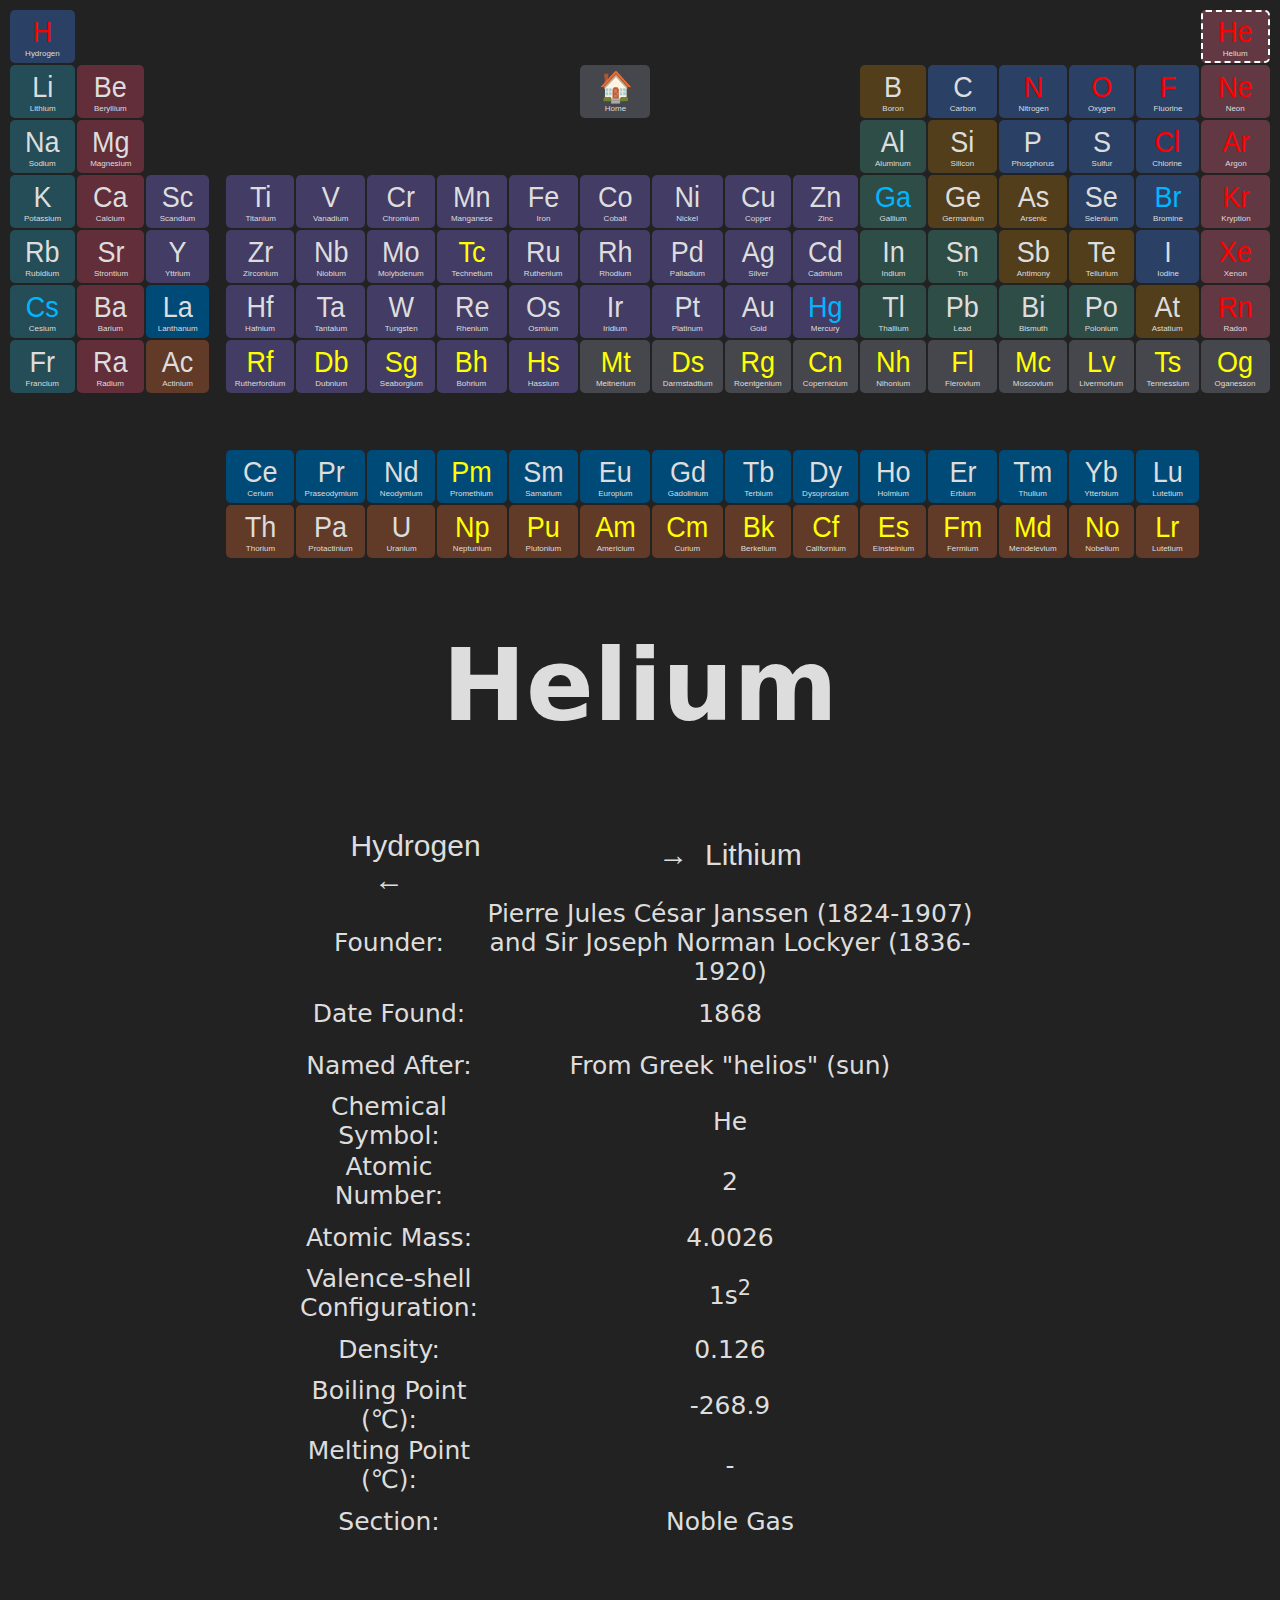
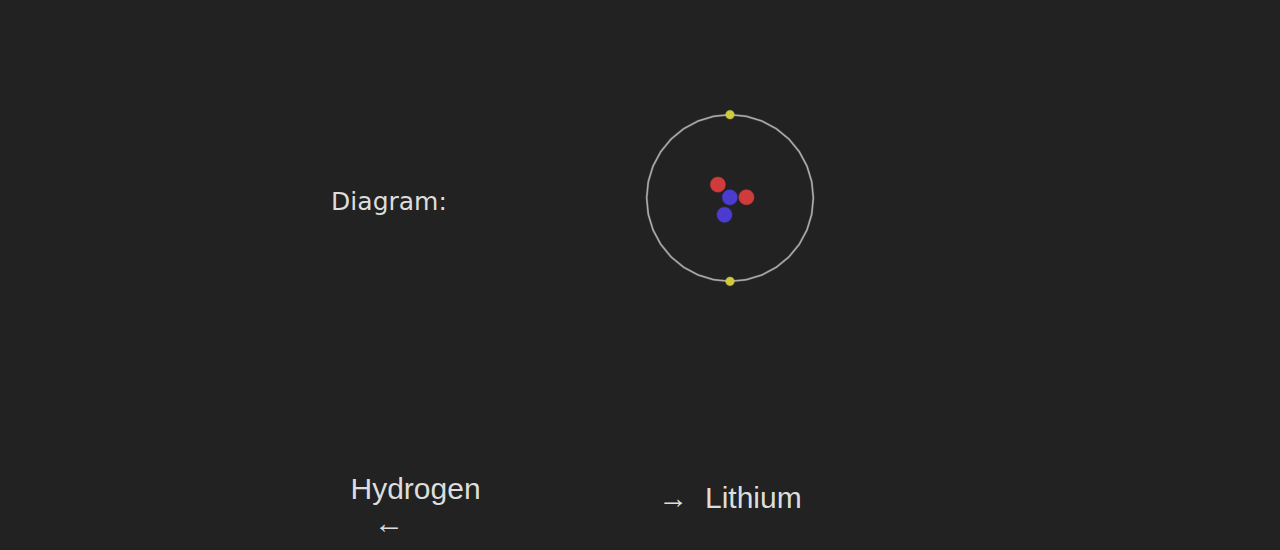
<file: helium.html>
<!DOCTYPE html>
<html>
    <head>
        <title>Helium</title>
        <link rel="stylesheet" href="element.css">
    </head>
    <body>
        <table>
            <tr>
                <td class="non"><a href="./hydrogen.html"><button class="non"><p class="gas">H</p><p>Hydrogen</p></button></a></td>
                <td></td>
                <td></td>
                <td class="spacer"></td>
                <td></td>
                <td></td>
                <td></td>
                <td></td>
                <td></td>
                <td></td>
                <td></td>
                <td></td>
                <td></td>
                <td></td>
                <td></td>
                <td></td>
                <td></td>
                <td></td>
                <td class="noble current"><a href="./helium.html"><button class="noble"><p class="gas">He</p><p>Helium</p></button></a></td>
            </tr>
            <tr>
                <td class="alkali"><a href="./lithium.html"><button class="alkali"><p class="solid">Li</p><p>Lithium</p></button></a></td>
                <td class="alkaline"><a href="./beryllium.html"><button class="alkaline"><p class="solid">Be</p><p>Beryllium</p></button></a></td>
                <td></td>
                <td class="spacer"></td>
                <td></td>
                <td></td>
                <td></td>
                <td></td>
                <td></td>
                <td class="unknown"><a href="./index.html"><button class="unknown"><p class="synthetic">🏠</p><p>Home</p></button></a></td>
                <td></td>
                <td></td>
                <td></td>
                <td class="metalloids"><a href="./boron.html"><button class="metalloids"><p class="solid">B</p><p>Boron</p></button></a></td>
                <td class="non"><a href="./carbon.html"><button class="non"><p class="solid">C</p><p>Carbon</p></button></a></td>
                <td class="non"><a href="./nitrogen.html"><button class="non"><p class="gas">N</p><p>Nitrogen</p></button></a></td>
                <td class="non"><a href="./oxygen.html"><button class="non"><p class="gas">O</p><p>Oxygen</p></button></a></td>
                <td class="non"><a href="./fluorine.html"><button class="non"><p class="gas">F</p><p>Fluorine</p></button></a></td>
                <td class="noble"><a href="./neon.html"><button class="noble"><p class="gas">Ne</p><p>Neon</p></button></a></td>
            </tr>
            <tr>
                <td class="alkali"><a href="./sodium.html"><button class="alkali"><p class="solid">Na</p><p>Sodium</p></button></a></td>
                <td class="alkaline"><a href="./magnesium.html"><button class="alkaline"><p class="solid">Mg</p><p>Magnesium</p></button></a></td>
                <td></td>
                <td class="spacer"></td>
                <td></td>
                <td></td>
                <td></td>
                <td></td>
                <td></td>
                <td></td>
                <td></td>
                <td></td>
                <td></td>
                <td class="post-trans"><a href="./aluminum.html"><button class="post-trans"><p class="solid">Al</p><p>Aluminum</p></button></a></td>
                <td class="metalloids"><a href="./silicon.html"><button class="metalloids"><p class="solid">Si</p><p>Silicon</p></button></a></td>
                <td class="non"><a href="./phosphorus.html"><button class="non"><p class="solid">P</p><p>Phosphorus</p></button></a></td>
                <td class="non"><a href="./sulfur.html"><button class="non"><p class="solid">S</p><p>Sulfur</p></button></a></td>
                <td class="non"><a href="./chlorine.html"><button class="non"><p class="gas">Cl</p><p>Chlorine</p></button></a></td>
                <td class="noble"><a href="./argon.html"><button class="noble"><p class="gas">Ar</p><p>Argon</p></button></a></td>
            </tr>
            <tr>
                <td class="alkali"><a href="./potassium.html"><button class="alkali"><p class="solid">K</p><p>Potassium</p></button></a></td>
                <td class="alkaline"><a href="./calcium.html"><button class="alkaline"><p class="solid">Ca</p><p>Calcium</p></button></a></td>
                <td class="trans"><a href="./scandium.html"><button class="trans"><p class="solid">Sc</p><p>Scandium</p></button></a></td>
                <td class="spacer"></td>
                <td class="trans"><a href="./titanium.html"><button class="trans"><p class="solid">Ti</p><p>Titanium</p></button></a></td>
                <td class="trans"><a href="./vanadium.html"><button class="trans"><p class="solid">V</p><p>Vanadium</p></button></a></td>
                <td class="trans"><a href="./chromium.html"><button class="trans"><p class="solid">Cr</p><p>Chromium</p></button></a></td>
                <td class="trans"><a href="./manganese.html"><button class="trans"><p class="solid">Mn</p><p>Manganese</p></button></a></td>
                <td class="trans"><a href="./iron.html"><button class="trans"><p class="solid">Fe</p><p>Iron</p></button></a></td>
                <td class="trans"><a href="./cobalt.html"><button class="trans"><p class="solid">Co</p><p>Cobalt</p></button></a></td>
                <td class="trans"><a href="./nickel.html"><button class="trans"><p class="solid">Ni</p><p>Nickel</p></button></a></td>
                <td class="trans"><a href="./copper.html"><button class="trans"><p class="solid">Cu</p><p>Copper</p></button></a></td>
                <td class="trans"><a href="./zinc.html"><button class="trans"><p class="solid">Zn</p><p>Zinc</p></button></a></td>
                <td class="post-trans"><a href="./gallium.html"><button class="post-trans"><p class="liquid">Ga</p><p>Gallium</p></button></a></td>
                <td class="metalloids"><a href="./germanium.html"><button class="metalloids"><p class="solid">Ge</p><p>Germanium</p></button></a></td>
                <td class="metalloids"><a href="./arsenic.html"><button class="metalloids"><p class="solid">As</p><p>Arsenic</p></button></a></td>
                <td class="non"><a href="./selenium.html"><button class="non"><p class="solid">Se</p><p>Selenium</p></button></a></td>
                <td class="non"><a href="./bromine.html"><button class="non"><p class="liquid">Br</p><p>Bromine</p></button></a></td>
                <td class="noble"><a href="./kryption.html"><button class="noble"><p class="gas">Kr</p><p>Kryption</p></button></a></td>
            </tr>
            <tr>
                <td class="alkali"><a href="./rubidium.html"><button class="alkali"><p class="solid">Rb</p><p>Rubidium</p></button></a></td>
                <td class="alkaline"><a href="./strontium.html"><button class="alkaline"><p class="solid">Sr</p><p>Strontium</p></button></a></td>
                <td class="trans"><a href="./yttrium.html"><button class="trans"><p class="solid">Y</p><p>Yttrium</p></button></a></td>
                <td class="spacer"></td>
                <td class="trans"><a href="./zirconium.html"><button class="trans"><p class="solid">Zr</p><p>Zirconium</p></button></a></td>
                <td class="trans"><a href="./niobium.html"><button class="trans"><p class="solid">Nb</p><p>Niobium</p></button></a></td>
                <td class="trans"><a href="./molybdenum.html"><button class="trans"><p class="solid">Mo</p><p>Molybdenum</p></button></a></td>
                <td class="trans"><a href="./technetium.html"><button class="trans"><p class="synthetic">Tc</p><p>Technetium</p></button></a></td>
                <td class="trans"><a href="./ruthenium.html"><button class="trans"><p class="solid">Ru</p><p>Ruthenium</p></button></a></td>
                <td class="trans"><a href="./rhodium.html"><button class="trans"><p class="solid">Rh</p><p>Rhodium</p></button></a></td>
                <td class="trans"><a href="./palladium.html"><button class="trans"><p class="solid">Pd</p><p>Palladium</p></button></a></td>
                <td class="trans"><a href="./silver.html"><button class="trans"><p class="solid">Ag</p><p>Silver</p></button></a></td>
                <td class="trans"><a href="./cadmium.html"><button class="trans"><p class="solid">Cd</p><p>Cadmium</p></button></a></td>
                <td class="post-trans"><a href="./indium.html"><button class="post-trans"><p class="solid">In</p><p>Indium</p></button></a></td>
                <td class="post-trans"><a href="./tin.html"><button class="post-trans"><p class="solid">Sn</p><p>Tin</p></button></a></td>
                <td class="metalloids"><a href="./antimony.html"><button class="metalloids"><p class="solid">Sb</p><p>Antimony</p></button></a></td>
                <td class="metalloids"><a href="./tellurium.html"><button class="metalloids"><p class="solid">Te</p><p>Tellurium</p></button></a></td>
                <td class="non"><a href="./iodine.html"><button class="non"><p class="solid">I</p><p>Iodine</p></button></a></td>
                <td class="noble"><a href="./xenon.html"><button class="noble"><p class="gas">Xe</p><p>Xenon</p></button></a></td>
            </tr>
            <tr>
                <td class="alkali"><a href="./cesium.html"><button class="alkali"><p class="liquid">Cs</p><p>Cesium</p></button></a></td>
                <td class="alkaline"><a href="./barium.html"><button class="alkaline"><p class="solid">Ba</p><p>Barium</p></button></a></td>
                <td class="lanth"><a href="./lanthanum.html"><button class="lanth"><p class="solid">La</p><p>Lanthanum</p></button></a></td>
                <td class="spacer"></td>
                <td class="trans"><a href="./hafnium.html"><button class="trans"><p class="solid">Hf</p><p>Hafnium</p></button></a></td>
                <td class="trans"><a href="./tantalum.html"><button class="trans"><p class="solid">Ta</p><p>Tantalum</p></button></a></td>
                <td class="trans"><a href="./tungsten.html"><button class="trans"><p class="solid">W</p><p>Tungsten</p></button></a></td>
                <td class="trans"><a href="./rhenium.html"><button class="trans"><p class="solid">Re</p><p>Rhenium</p></button></a></td>
                <td class="trans"><a href="./osmium.html"><button class="trans"><p class="solid">Os</p><p>Osmium</p></button></a></td>
                <td class="trans"><a href="./iridium.html"><button class="trans"><p class="solid">Ir</p><p>Iridium</p></button></a></td>
                <td class="trans"><a href="./platinum.html"><button class="trans"><p class="solid">Pt</p><p>Platinum</p></button></a></td>
                <td class="trans"><a href="./gold.html"><button class="trans"><p class="solid">Au</p><p>Gold</p></button></a></td>
                <td class="trans"><a href="./mercury.html"><button class="trans"><p class="liquid">Hg</p><p>Mercury</p></button></a></td>
                <td class="post-trans"><a href="./thallium.html"><button class="post-trans"><p class="solid">Tl</p><p>Thallium</p></button></a></td>
                <td class="post-trans"><a href="./lead.html"><button class="post-trans"><p class="solid">Pb</p><p>Lead</p></button></a></td>
                <td class="post-trans"><a href="./bismuth.html"><button class="post-trans"><p class="solid">Bi</p><p>Bismuth</p></button></a></td>
                <td class="post-trans"><a href="./polonium.html"><button class="post-trans"><p class="solid">Po</p><p>Polonium</p></button></a></td>
                <td class="metalloids"><a href="./astatine.html"><button class="metalloids"><p class="solid">At</p><p>Astatium</p></button></a></td>
                <td class="noble"><a href="./radon.html"><button class="noble"><p class="gas">Rn</p><p>Radon</p></button></a></td>
            </tr>
            <tr>
                <td class="alkali"><a href="./francium.html"><button class="alkali"><p class="solid">Fr</p><p>Francium</p></button></a></td>
                <td class="alkaline"><a href="./radium.html"><button class="alkaline"><p class="solid">Ra</p><p>Radium</p></button></a></td>
                <td class="acts"><a href="./actinium.html"><button class="acts"><p class="solid">Ac</p><p>Actinium</p></button></a></td>
                <td class="spacer"></td>
                <td class="trans"><a href="./rutherfordium.html"><button class="trans"><p class="synthetic">Rf</p><p>Rutherfordium</p></button></a></td>
                <td class="trans"><a href="./dubnium.html"><button class="trans"><p class="synthetic">Db</p><p>Dubnium</p></button></a></td>
                <td class="trans"><a href="./seaborgium.html"><button class="trans"><p class="synthetic">Sg</p><p>Seaborgium</p></button></a></td>
                <td class="trans"><a href="./bohrium.html"><button class="trans"><p class="synthetic">Bh</p><p>Bohrium</p></button></a></td>
                <td class="trans"><a href="./hassium.html"><button class="trans"><p class="synthetic">Hs</p><p>Hassium</p></button></a></td>
                <td class="unknown"><a href="./meitnerium.html"><button class="unknown"><p class="synthetic">Mt</p><p>Meitnerium</p></button></a></td>
                <td class="unknown"><a href="./darmstadtium.html"><button class="unknown"><p class="synthetic">Ds</p><p>Darmstadtium</p></button></a></td>
                <td class="unknown"><a href="./roentgenium.html"><button class="unknown"><p class="synthetic">Rg</p><p>Roentgenium</p></button></a></td>
                <td class="unknown"><a href="./copernicium.html"><button class="unknown"><p class="synthetic">Cn</p><p>Copernicium</p></button></a></td>
                <td class="unknown"><a href="./nihonium.html"><button class="unknown"><p class="synthetic">Nh</p><p>Nihonium</p></button></a></td>
                <td class="unknown"><a href="./flerovium.html"><button class="unknown"><p class="synthetic">Fl</p><p>Flerovium</p></button></a></td>
                <td class="unknown"><a href="./moscovium.html"><button class="unknown"><p class="synthetic">Mc</p><p>Moscovium</p></button></a></td>
                <td class="unknown"><a href="./livermorium.html"><button class="unknown"><p class="synthetic">Lv</p><p>Livermorium</p></button></a></td>
                <td class="unknown"><a href="./tennessine.html"><button class="unknown"><p class="synthetic">Ts</p><p>Tennessium</p></button></a></td>
                <td class="unknown"><a href="./oganesson.html"><button class="unknown"><p class="synthetic">Og</p><p>Oganesson</p></button></a></td>
            </tr>
            <tr>
                <td class="spacer"></td>
                <td class="spacer"></td>
                <td class="spacer"></td>
                <td class="spacer"></td>
                <td class="spacer"></td>
                <td class="spacer"></td>
                <td class="spacer"></td>
                <td class="spacer"></td>
                <td class="spacer"></td>
                <td class="spacer"></td>
                <td class="spacer"></td>
                <td class="spacer"></td>
                <td class="spacer"></td>
                <td class="spacer"></td>
                <td class="spacer"></td>
                <td class="spacer"></td>
                <td class="spacer"></td>
                <td class="spacer"></td>
                <td class="spacer"></td>
            </tr>
            <tr>
                <td></td>
                <td></td>
                <td></td>
                <td class="spacer"></td>
                <td class="lanth"><a href="./cerium.html"><button class="lanth"><p class="solid">Ce</p><p>Cerium</p></button></a></td>
                <td class="lanth"><a href="./praseodymium.html"><button class="lanth"><p class="solid">Pr</p><p>Praseodymium</p></button></a></td>
                <td class="lanth"><a href="./neodymium.html"><button class="lanth"><p class="solid">Nd</p><p>Neodymium</p></button></a></td>
                <td class="lanth"><a href="./promethium.html"><button class="lanth"><p class="synthetic">Pm</p><p>Promethium</p></button></a></td>
                <td class="lanth"><a href="./samarium.html"><button class="lanth"><p class="solid">Sm</p><p>Samarium</p></button></a></td>
                <td class="lanth"><a href="./europium.html"><button class="lanth"><p class="solid">Eu</p><p>Europium</p></button></a></td>
                <td class="lanth"><a href="./gadolinium.html"><button class="lanth"><p class="solid">Gd</p><p>Gadolinium</p></button></a></td>
                <td class="lanth"><a href="./terbium.html"><button class="lanth"><p class="solid">Tb</p><p>Terbium</p></button></a></td>
                <td class="lanth"><a href="./dysoprosium.html"><button class="lanth"><p class="solid">Dy</p><p>Dysoprosium</p></button></a></td>
                <td class="lanth"><a href="./holmium.html"><button class="lanth"><p class="solid">Ho</p><p>Holmium</p></button></a></td>
                <td class="lanth"><a href="./erbium.html"><button class="lanth"><p class="solid">Er</p><p>Erbium</p></button></a></td>
                <td class="lanth"><a href="./thulium.html"><button class="lanth"><p class="solid">Tm</p><p>Thulium</p></button></a></td>
                <td class="lanth"><a href="./ytterbium.html"><button class="lanth"><p class="solid">Yb</p><p>Ytterbium</p></button></a></td>
                <td class="lanth"><a href="./lutetium.html"><button class="lanth"><p class="solid">Lu</p><p>Lutetium</p></button></a></td>
                <td></td>
            </tr>
            <tr>
                <td></td>
                <td></td>
                <td></td>
                <td class="spacer"></td>
                <td class="acts"><a href="./thorium.html"><button class="acts"><p class="solid">Th</p><p>Thorium</p></button></a></td>
                <td class="acts"><a href="./protactinium.html"><button class="acts"><p class="solid">Pa</p><p>Protactinium</p></button></a></td>
                <td class="acts"><a href="./yranium.html"><button class="acts"><p class="solid">U</p><p>Uranium</p></button></a></td>
                <td class="acts"><a href="./neptunium.html"><button class="acts"><p class="synthetic">Np</p><p>Neptunium</p></button></a></td>
                <td class="acts"><a href="./plutonium.html"><button class="acts"><p class="synthetic">Pu</p><p>Plutonium</p></button></a></td>
                <td class="acts"><a href="./americium.html"><button class="acts"><p class="synthetic">Am</p><p>Americium</p></button></a></td>
                <td class="acts"><a href="./curium.html"><button class="acts"><p class="synthetic">Cm</p><p>Curium</p></button></a></td>
                <td class="acts"><a href="./berkelium.html"><button class="acts"><p class="synthetic">Bk</p><p>Berkelium</p></button></a></td>
                <td class="acts"><a href="./californium.html"><button class="acts"><p class="synthetic">Cf</p><p>Californium</p></button></a></td>
                <td class="acts"><a href="./einsteinium.html"><button class="acts"><p class="synthetic">Es</p><p>Einsteinium</p></button></a></td>
                <td class="acts"><a href="./fermium.html"><button class="acts"><p class="synthetic">Fm</p><p>Fermium</p></button></a></td>
                <td class="acts"><a href="./mendelevium.html"><button class="acts"><p class="synthetic">Md</p><p>Mendelevium</p></button></a></td>
                <td class="acts"><a href="./nobelium.html"><button class="acts"><p class="synthetic">No</p><p>Nobelium</p></button></a></td>
                <td class="acts"><a href="./lawrencium.html"><button class="acts"><p class="synthetic">Lr</p><p>Lutetium</p></button></a></td>
                <td></td>
            </tr>
        </table>
        <h1>Helium</h1>
        <table class="info">
            <tr class="info">
                <td class="nav"><a href="hydrogen.html"><button class="nav">Hydrogen&nbsp; ←</button></a></td>
                <td class="nav"><a href="lithium.html"><button class="nav">→&nbsp; Lithium</button></a></td>
            </tr>
            <tr class="info">
                <td>Founder:</td>
                <td>Pierre Jules César Janssen (1824-1907) and Sir Joseph Norman Lockyer (1836-1920)</td>
            </tr>
            <tr class="info">
                <td>Date Found:</td>
                <td>1868</td>
            </tr>
            <tr class="info">
                <td>Named After:</td>
                <td>From Greek "helios" (sun)</td>
            </tr>
            <tr class="info">
                <td>Chemical Symbol:</td>
                <td>He</td>
            </tr>
            <tr class="info">
                <td>Atomic Number:</td>
                <td>2</td>
            </tr>
            <tr class="info">
                <td>Atomic Mass:</td>
                <td>4.0026</td>
            </tr>
            <tr class="info">
                <td>Valence-shell Configuration:</td>
                <td>1s<sup>2</sup></td>
            </tr>
            <tr class="info">
                <td>Density:</td>
                <td>0.126</td>
            </tr>
            <tr class="info">
                <td>Boiling Point (℃):</td>
                <td>-268.9</td>
            </tr>
            <tr class="info">
                <td>Melting Point (℃):</td>
                <td>-</td>
            </tr>
            <tr class="info">
                <td>Section:</td>
                <td>Noble Gas</td>
            </tr>
            <tr class="info">
                <td>Diagram:</td>
                <td><img src="helium.png"></td>
            </tr>
            <tr class="info">
                <td class="nav"><a href="hydrogen.html"><button class="nav">Hydrogen&nbsp; ←</button></a></td>
                <td class="nav"><a href="lithium.html"><button class="nav">→&nbsp; Lithium</button></a></td>
            </tr>
        </table>
    </body>
</html>
</file>
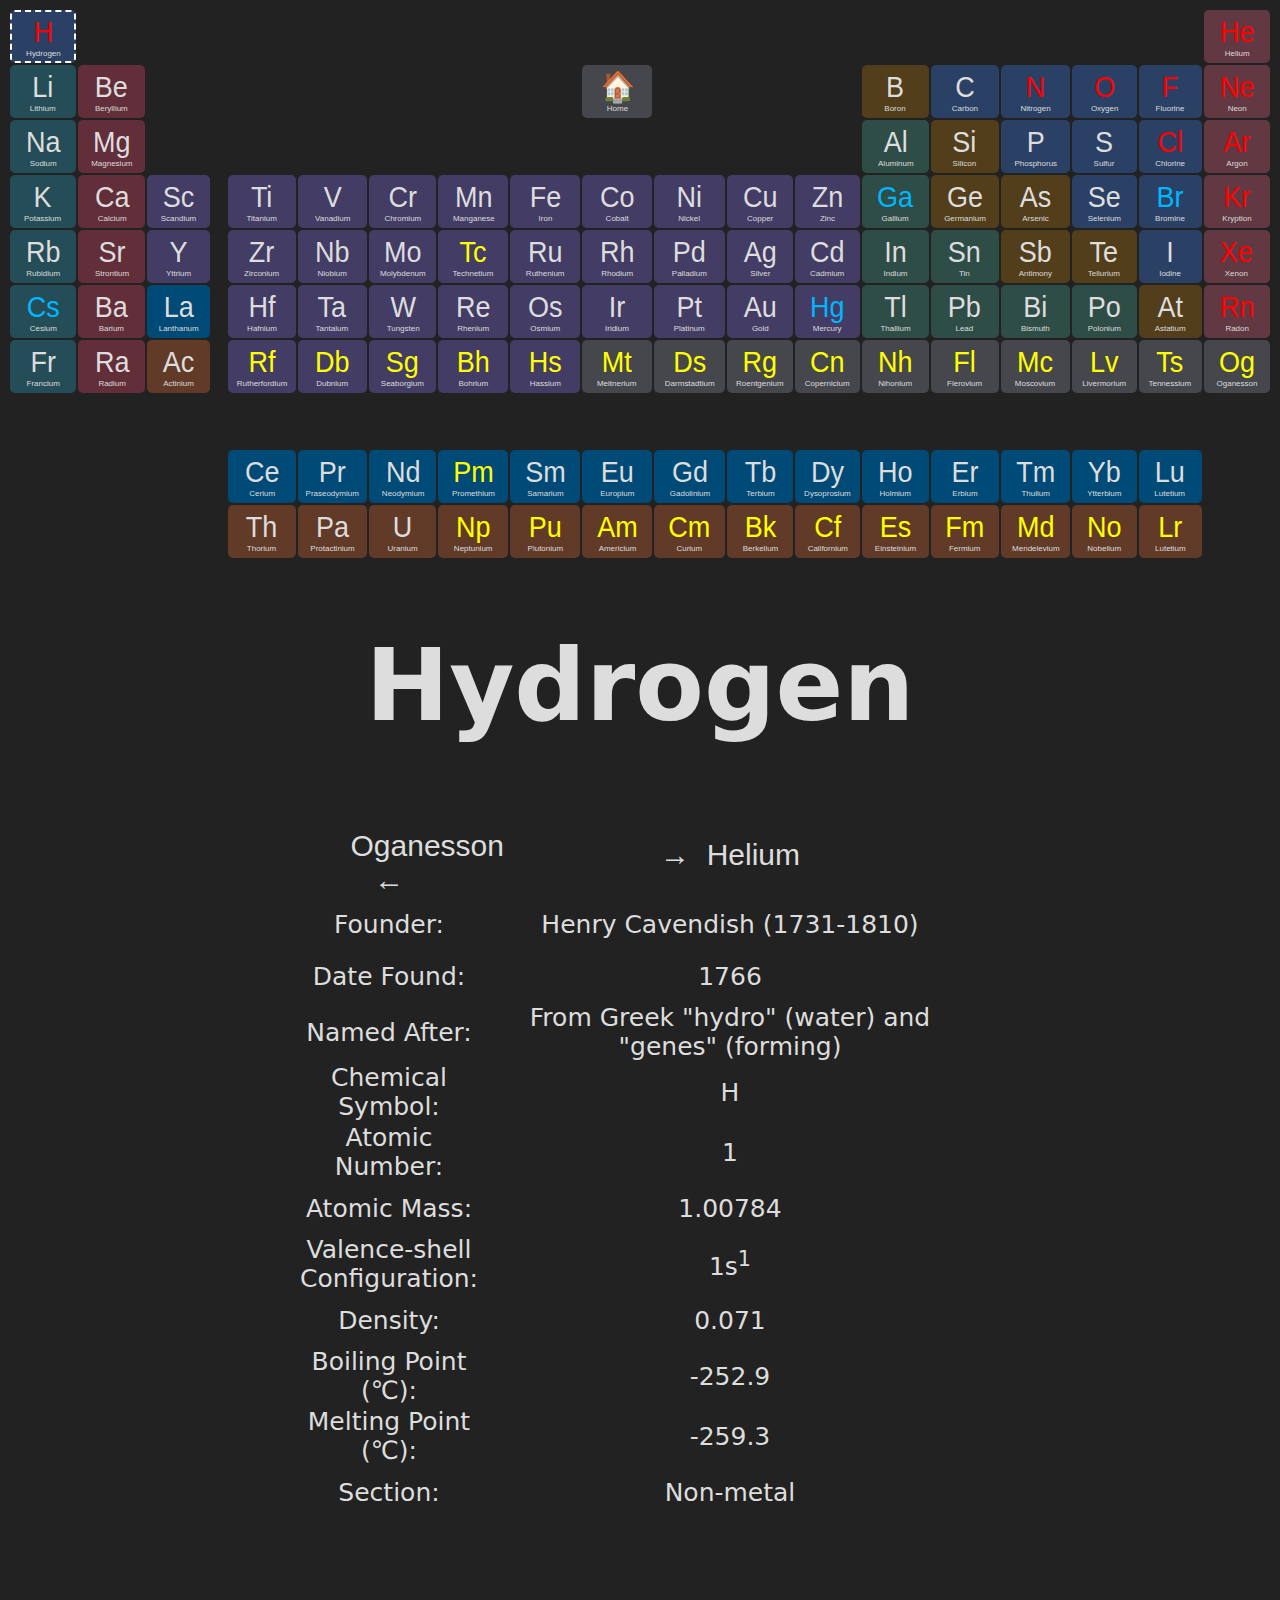
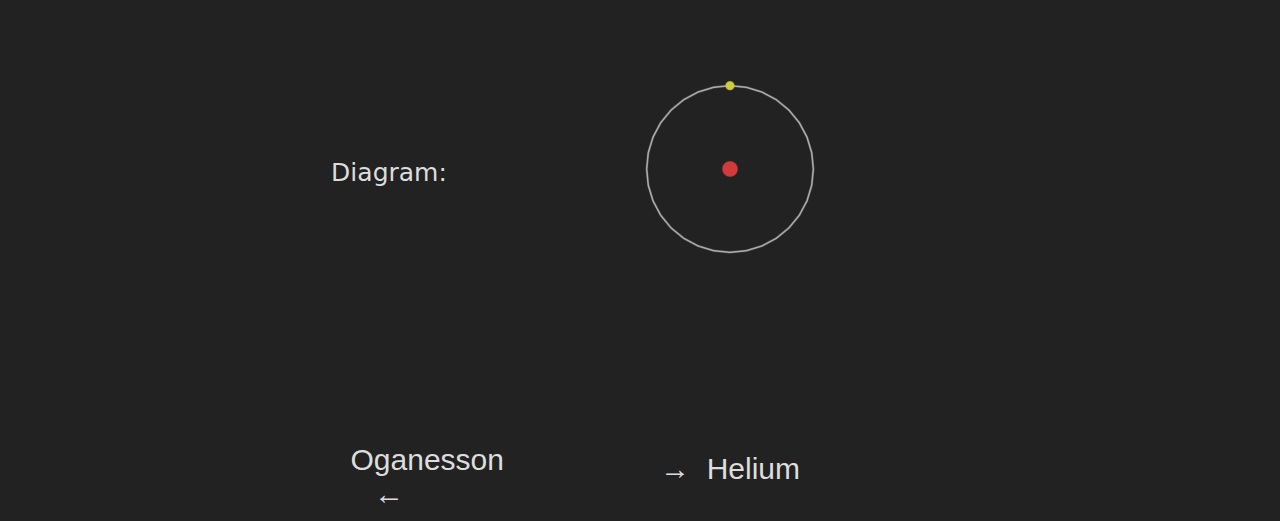
<file: hydrogen.html>
<!DOCTYPE html>
<html>
    <head>
        <title>Hydrogen</title>
        <link rel="stylesheet" href="element.css">
    </head>
    <body>
        <table>
            <tr>
                <td class="non current"><a href="./hydrogen.html"><button class="non"><p class="gas">H</p><p>Hydrogen</p></button></a></td>
                <td></td>
                <td></td>
                <td class="spacer"></td>
                <td></td>
                <td></td>
                <td></td>
                <td></td>
                <td></td>
                <td></td>
                <td></td>
                <td></td>
                <td></td>
                <td></td>
                <td></td>
                <td></td>
                <td></td>
                <td></td>
                <td class="noble"><a href="./helium.html"><button class="noble"><p class="gas">He</p><p>Helium</p></button></a></td>
            </tr>
            <tr>
                <td class="alkali"><a href="./lithium.html"><button class="alkali"><p class="solid">Li</p><p>Lithium</p></button></a></td>
                <td class="alkaline"><a href="./beryllium.html"><button class="alkaline"><p class="solid">Be</p><p>Beryllium</p></button></a></td>
                <td></td>
                <td class="spacer"></td>
                <td></td>
                <td></td>
                <td></td>
                <td></td>
                <td></td>
                <td class="unknown"><a href="./index.html"><button class="unknown"><p class="synthetic">🏠</p><p>Home</p></button></a></td>
                <td></td>
                <td></td>
                <td></td>
                <td class="metalloids"><a href="./boron.html"><button class="metalloids"><p class="solid">B</p><p>Boron</p></button></a></td>
                <td class="non"><a href="./carbon.html"><button class="non"><p class="solid">C</p><p>Carbon</p></button></a></td>
                <td class="non"><a href="./nitrogen.html"><button class="non"><p class="gas">N</p><p>Nitrogen</p></button></a></td>
                <td class="non"><a href="./oxygen.html"><button class="non"><p class="gas">O</p><p>Oxygen</p></button></a></td>
                <td class="non"><a href="./fluorine.html"><button class="non"><p class="gas">F</p><p>Fluorine</p></button></a></td>
                <td class="noble"><a href="./neon.html"><button class="noble"><p class="gas">Ne</p><p>Neon</p></button></a></td>
            </tr>
            <tr>
                <td class="alkali"><a href="./sodium.html"><button class="alkali"><p class="solid">Na</p><p>Sodium</p></button></a></td>
                <td class="alkaline"><a href="./magnesium.html"><button class="alkaline"><p class="solid">Mg</p><p>Magnesium</p></button></a></td>
                <td></td>
                <td class="spacer"></td>
                <td></td>
                <td></td>
                <td></td>
                <td></td>
                <td></td>
                <td></td>
                <td></td>
                <td></td>
                <td></td>
                <td class="post-trans"><a href="./aluminum.html"><button class="post-trans"><p class="solid">Al</p><p>Aluminum</p></button></a></td>
                <td class="metalloids"><a href="./silicon.html"><button class="metalloids"><p class="solid">Si</p><p>Silicon</p></button></a></td>
                <td class="non"><a href="./phosphorus.html"><button class="non"><p class="solid">P</p><p>Phosphorus</p></button></a></td>
                <td class="non"><a href="./sulfur.html"><button class="non"><p class="solid">S</p><p>Sulfur</p></button></a></td>
                <td class="non"><a href="./chlorine.html"><button class="non"><p class="gas">Cl</p><p>Chlorine</p></button></a></td>
                <td class="noble"><a href="./argon.html"><button class="noble"><p class="gas">Ar</p><p>Argon</p></button></a></td>
            </tr>
            <tr>
                <td class="alkali"><a href="./potassium.html"><button class="alkali"><p class="solid">K</p><p>Potassium</p></button></a></td>
                <td class="alkaline"><a href="./calcium.html"><button class="alkaline"><p class="solid">Ca</p><p>Calcium</p></button></a></td>
                <td class="trans"><a href="./scandium.html"><button class="trans"><p class="solid">Sc</p><p>Scandium</p></button></a></td>
                <td class="spacer"></td>
                <td class="trans"><a href="./titanium.html"><button class="trans"><p class="solid">Ti</p><p>Titanium</p></button></a></td>
                <td class="trans"><a href="./vanadium.html"><button class="trans"><p class="solid">V</p><p>Vanadium</p></button></a></td>
                <td class="trans"><a href="./chromium.html"><button class="trans"><p class="solid">Cr</p><p>Chromium</p></button></a></td>
                <td class="trans"><a href="./manganese.html"><button class="trans"><p class="solid">Mn</p><p>Manganese</p></button></a></td>
                <td class="trans"><a href="./iron.html"><button class="trans"><p class="solid">Fe</p><p>Iron</p></button></a></td>
                <td class="trans"><a href="./cobalt.html"><button class="trans"><p class="solid">Co</p><p>Cobalt</p></button></a></td>
                <td class="trans"><a href="./nickel.html"><button class="trans"><p class="solid">Ni</p><p>Nickel</p></button></a></td>
                <td class="trans"><a href="./copper.html"><button class="trans"><p class="solid">Cu</p><p>Copper</p></button></a></td>
                <td class="trans"><a href="./zinc.html"><button class="trans"><p class="solid">Zn</p><p>Zinc</p></button></a></td>
                <td class="post-trans"><a href="./gallium.html"><button class="post-trans"><p class="liquid">Ga</p><p>Gallium</p></button></a></td>
                <td class="metalloids"><a href="./germanium.html"><button class="metalloids"><p class="solid">Ge</p><p>Germanium</p></button></a></td>
                <td class="metalloids"><a href="./arsenic.html"><button class="metalloids"><p class="solid">As</p><p>Arsenic</p></button></a></td>
                <td class="non"><a href="./selenium.html"><button class="non"><p class="solid">Se</p><p>Selenium</p></button></a></td>
                <td class="non"><a href="./bromine.html"><button class="non"><p class="liquid">Br</p><p>Bromine</p></button></a></td>
                <td class="noble"><a href="./kryption.html"><button class="noble"><p class="gas">Kr</p><p>Kryption</p></button></a></td>
            </tr>
            <tr>
                <td class="alkali"><a href="./rubidium.html"><button class="alkali"><p class="solid">Rb</p><p>Rubidium</p></button></a></td>
                <td class="alkaline"><a href="./strontium.html"><button class="alkaline"><p class="solid">Sr</p><p>Strontium</p></button></a></td>
                <td class="trans"><a href="./yttrium.html"><button class="trans"><p class="solid">Y</p><p>Yttrium</p></button></a></td>
                <td class="spacer"></td>
                <td class="trans"><a href="./zirconium.html"><button class="trans"><p class="solid">Zr</p><p>Zirconium</p></button></a></td>
                <td class="trans"><a href="./niobium.html"><button class="trans"><p class="solid">Nb</p><p>Niobium</p></button></a></td>
                <td class="trans"><a href="./molybdenum.html"><button class="trans"><p class="solid">Mo</p><p>Molybdenum</p></button></a></td>
                <td class="trans"><a href="./technetium.html"><button class="trans"><p class="synthetic">Tc</p><p>Technetium</p></button></a></td>
                <td class="trans"><a href="./ruthenium.html"><button class="trans"><p class="solid">Ru</p><p>Ruthenium</p></button></a></td>
                <td class="trans"><a href="./rhodium.html"><button class="trans"><p class="solid">Rh</p><p>Rhodium</p></button></a></td>
                <td class="trans"><a href="./palladium.html"><button class="trans"><p class="solid">Pd</p><p>Palladium</p></button></a></td>
                <td class="trans"><a href="./silver.html"><button class="trans"><p class="solid">Ag</p><p>Silver</p></button></a></td>
                <td class="trans"><a href="./cadmium.html"><button class="trans"><p class="solid">Cd</p><p>Cadmium</p></button></a></td>
                <td class="post-trans"><a href="./indium.html"><button class="post-trans"><p class="solid">In</p><p>Indium</p></button></a></td>
                <td class="post-trans"><a href="./tin.html"><button class="post-trans"><p class="solid">Sn</p><p>Tin</p></button></a></td>
                <td class="metalloids"><a href="./antimony.html"><button class="metalloids"><p class="solid">Sb</p><p>Antimony</p></button></a></td>
                <td class="metalloids"><a href="./tellurium.html"><button class="metalloids"><p class="solid">Te</p><p>Tellurium</p></button></a></td>
                <td class="non"><a href="./iodine.html"><button class="non"><p class="solid">I</p><p>Iodine</p></button></a></td>
                <td class="noble"><a href="./xenon.html"><button class="noble"><p class="gas">Xe</p><p>Xenon</p></button></a></td>
            </tr>
            <tr>
                <td class="alkali"><a href="./cesium.html"><button class="alkali"><p class="liquid">Cs</p><p>Cesium</p></button></a></td>
                <td class="alkaline"><a href="./barium.html"><button class="alkaline"><p class="solid">Ba</p><p>Barium</p></button></a></td>
                <td class="lanth"><a href="./lanthanum.html"><button class="lanth"><p class="solid">La</p><p>Lanthanum</p></button></a></td>
                <td class="spacer"></td>
                <td class="trans"><a href="./hafnium.html"><button class="trans"><p class="solid">Hf</p><p>Hafnium</p></button></a></td>
                <td class="trans"><a href="./tantalum.html"><button class="trans"><p class="solid">Ta</p><p>Tantalum</p></button></a></td>
                <td class="trans"><a href="./tungsten.html"><button class="trans"><p class="solid">W</p><p>Tungsten</p></button></a></td>
                <td class="trans"><a href="./rhenium.html"><button class="trans"><p class="solid">Re</p><p>Rhenium</p></button></a></td>
                <td class="trans"><a href="./osmium.html"><button class="trans"><p class="solid">Os</p><p>Osmium</p></button></a></td>
                <td class="trans"><a href="./iridium.html"><button class="trans"><p class="solid">Ir</p><p>Iridium</p></button></a></td>
                <td class="trans"><a href="./platinum.html"><button class="trans"><p class="solid">Pt</p><p>Platinum</p></button></a></td>
                <td class="trans"><a href="./gold.html"><button class="trans"><p class="solid">Au</p><p>Gold</p></button></a></td>
                <td class="trans"><a href="./mercury.html"><button class="trans"><p class="liquid">Hg</p><p>Mercury</p></button></a></td>
                <td class="post-trans"><a href="./thallium.html"><button class="post-trans"><p class="solid">Tl</p><p>Thallium</p></button></a></td>
                <td class="post-trans"><a href="./lead.html"><button class="post-trans"><p class="solid">Pb</p><p>Lead</p></button></a></td>
                <td class="post-trans"><a href="./bismuth.html"><button class="post-trans"><p class="solid">Bi</p><p>Bismuth</p></button></a></td>
                <td class="post-trans"><a href="./polonium.html"><button class="post-trans"><p class="solid">Po</p><p>Polonium</p></button></a></td>
                <td class="metalloids"><a href="./astatine.html"><button class="metalloids"><p class="solid">At</p><p>Astatium</p></button></a></td>
                <td class="noble"><a href="./radon.html"><button class="noble"><p class="gas">Rn</p><p>Radon</p></button></a></td>
            </tr>
            <tr>
                <td class="alkali"><a href="./francium.html"><button class="alkali"><p class="solid">Fr</p><p>Francium</p></button></a></td>
                <td class="alkaline"><a href="./radium.html"><button class="alkaline"><p class="solid">Ra</p><p>Radium</p></button></a></td>
                <td class="acts"><a href="./actinium.html"><button class="acts"><p class="solid">Ac</p><p>Actinium</p></button></a></td>
                <td class="spacer"></td>
                <td class="trans"><a href="./rutherfordium.html"><button class="trans"><p class="synthetic">Rf</p><p>Rutherfordium</p></button></a></td>
                <td class="trans"><a href="./dubnium.html"><button class="trans"><p class="synthetic">Db</p><p>Dubnium</p></button></a></td>
                <td class="trans"><a href="./seaborgium.html"><button class="trans"><p class="synthetic">Sg</p><p>Seaborgium</p></button></a></td>
                <td class="trans"><a href="./bohrium.html"><button class="trans"><p class="synthetic">Bh</p><p>Bohrium</p></button></a></td>
                <td class="trans"><a href="./hassium.html"><button class="trans"><p class="synthetic">Hs</p><p>Hassium</p></button></a></td>
                <td class="unknown"><a href="./meitnerium.html"><button class="unknown"><p class="synthetic">Mt</p><p>Meitnerium</p></button></a></td>
                <td class="unknown"><a href="./darmstadtium.html"><button class="unknown"><p class="synthetic">Ds</p><p>Darmstadtium</p></button></a></td>
                <td class="unknown"><a href="./roentgenium.html"><button class="unknown"><p class="synthetic">Rg</p><p>Roentgenium</p></button></a></td>
                <td class="unknown"><a href="./copernicium.html"><button class="unknown"><p class="synthetic">Cn</p><p>Copernicium</p></button></a></td>
                <td class="unknown"><a href="./nihonium.html"><button class="unknown"><p class="synthetic">Nh</p><p>Nihonium</p></button></a></td>
                <td class="unknown"><a href="./flerovium.html"><button class="unknown"><p class="synthetic">Fl</p><p>Flerovium</p></button></a></td>
                <td class="unknown"><a href="./moscovium.html"><button class="unknown"><p class="synthetic">Mc</p><p>Moscovium</p></button></a></td>
                <td class="unknown"><a href="./livermorium.html"><button class="unknown"><p class="synthetic">Lv</p><p>Livermorium</p></button></a></td>
                <td class="unknown"><a href="./tennessine.html"><button class="unknown"><p class="synthetic">Ts</p><p>Tennessium</p></button></a></td>
                <td class="unknown"><a href="./oganesson.html"><button class="unknown"><p class="synthetic">Og</p><p>Oganesson</p></button></a></td>
            </tr>
            <tr>
                <td class="spacer"></td>
                <td class="spacer"></td>
                <td class="spacer"></td>
                <td class="spacer"></td>
                <td class="spacer"></td>
                <td class="spacer"></td>
                <td class="spacer"></td>
                <td class="spacer"></td>
                <td class="spacer"></td>
                <td class="spacer"></td>
                <td class="spacer"></td>
                <td class="spacer"></td>
                <td class="spacer"></td>
                <td class="spacer"></td>
                <td class="spacer"></td>
                <td class="spacer"></td>
                <td class="spacer"></td>
                <td class="spacer"></td>
                <td class="spacer"></td>
            </tr>
            <tr>
                <td></td>
                <td></td>
                <td></td>
                <td class="spacer"></td>
                <td class="lanth"><a href="./cerium.html"><button class="lanth"><p class="solid">Ce</p><p>Cerium</p></button></a></td>
                <td class="lanth"><a href="./praseodymium.html"><button class="lanth"><p class="solid">Pr</p><p>Praseodymium</p></button></a></td>
                <td class="lanth"><a href="./neodymium.html"><button class="lanth"><p class="solid">Nd</p><p>Neodymium</p></button></a></td>
                <td class="lanth"><a href="./promethium.html"><button class="lanth"><p class="synthetic">Pm</p><p>Promethium</p></button></a></td>
                <td class="lanth"><a href="./samarium.html"><button class="lanth"><p class="solid">Sm</p><p>Samarium</p></button></a></td>
                <td class="lanth"><a href="./europium.html"><button class="lanth"><p class="solid">Eu</p><p>Europium</p></button></a></td>
                <td class="lanth"><a href="./gadolinium.html"><button class="lanth"><p class="solid">Gd</p><p>Gadolinium</p></button></a></td>
                <td class="lanth"><a href="./terbium.html"><button class="lanth"><p class="solid">Tb</p><p>Terbium</p></button></a></td>
                <td class="lanth"><a href="./dysoprosium.html"><button class="lanth"><p class="solid">Dy</p><p>Dysoprosium</p></button></a></td>
                <td class="lanth"><a href="./holmium.html"><button class="lanth"><p class="solid">Ho</p><p>Holmium</p></button></a></td>
                <td class="lanth"><a href="./erbium.html"><button class="lanth"><p class="solid">Er</p><p>Erbium</p></button></a></td>
                <td class="lanth"><a href="./thulium.html"><button class="lanth"><p class="solid">Tm</p><p>Thulium</p></button></a></td>
                <td class="lanth"><a href="./ytterbium.html"><button class="lanth"><p class="solid">Yb</p><p>Ytterbium</p></button></a></td>
                <td class="lanth"><a href="./lutetium.html"><button class="lanth"><p class="solid">Lu</p><p>Lutetium</p></button></a></td>
                <td></td>
            </tr>
            <tr>
                <td></td>
                <td></td>
                <td></td>
                <td class="spacer"></td>
                <td class="acts"><a href="./thorium.html"><button class="acts"><p class="solid">Th</p><p>Thorium</p></button></a></td>
                <td class="acts"><a href="./protactinium.html"><button class="acts"><p class="solid">Pa</p><p>Protactinium</p></button></a></td>
                <td class="acts"><a href="./yranium.html"><button class="acts"><p class="solid">U</p><p>Uranium</p></button></a></td>
                <td class="acts"><a href="./neptunium.html"><button class="acts"><p class="synthetic">Np</p><p>Neptunium</p></button></a></td>
                <td class="acts"><a href="./plutonium.html"><button class="acts"><p class="synthetic">Pu</p><p>Plutonium</p></button></a></td>
                <td class="acts"><a href="./americium.html"><button class="acts"><p class="synthetic">Am</p><p>Americium</p></button></a></td>
                <td class="acts"><a href="./curium.html"><button class="acts"><p class="synthetic">Cm</p><p>Curium</p></button></a></td>
                <td class="acts"><a href="./berkelium.html"><button class="acts"><p class="synthetic">Bk</p><p>Berkelium</p></button></a></td>
                <td class="acts"><a href="./californium.html"><button class="acts"><p class="synthetic">Cf</p><p>Californium</p></button></a></td>
                <td class="acts"><a href="./einsteinium.html"><button class="acts"><p class="synthetic">Es</p><p>Einsteinium</p></button></a></td>
                <td class="acts"><a href="./fermium.html"><button class="acts"><p class="synthetic">Fm</p><p>Fermium</p></button></a></td>
                <td class="acts"><a href="./mendelevium.html"><button class="acts"><p class="synthetic">Md</p><p>Mendelevium</p></button></a></td>
                <td class="acts"><a href="./nobelium.html"><button class="acts"><p class="synthetic">No</p><p>Nobelium</p></button></a></td>
                <td class="acts"><a href="./lawrencium.html"><button class="acts"><p class="synthetic">Lr</p><p>Lutetium</p></button></a></td>
                <td></td>
            </tr>
        </table>
        <h1>Hydrogen</h1>
        <table class="info">
            <tr class="info">
                <td class="nav"><a href="oganesson.html"><button class="nav">Oganesson&nbsp; ←</button></a></td>
                <td class="nav"><a href="helium.html"><button class="nav">→ &nbsp;Helium</button></a></td>
            </tr>
            <tr class="info">
                <td>Founder:</td>
                <td>Henry Cavendish (1731-1810)</td>
            </tr>
            <tr class="info">
                <td>Date Found:</td>
                <td>1766</td>
            </tr>
            <tr class="info">
                <td>Named After:</td>
                <td>From Greek "hydro" (water) and "genes" (forming)</td>
            </tr>
            <tr class="info">
                <td>Chemical Symbol:</td>
                <td>H</td>
            </tr>
            <tr class="info">
                <td>Atomic Number:</td>
                <td>1</td>
            </tr>
            <tr class="info">
                <td>Atomic Mass:</td>
                <td>1.00784</td>
            </tr>
            <tr class="info">
                <td>Valence-shell Configuration:</td>
                <td>1s<sup>1</sup></td>
            </tr>
            <tr class="info">
                <td>Density:</td>
                <td>0.071</td>
            </tr>
            <tr class="info">
                <td>Boiling Point (℃):</td>
                <td>-252.9</td>
            </tr>
            <tr class="info">
                <td>Melting Point (℃):</td>
                <td>-259.3</td>
            </tr>
            <tr class="info">
                <td>Section:</td>
                <td>Non-metal</td>
            </tr>
            <tr class="info">
                <td>Diagram:</td>
                <td><img src="hydrogen.png"></td>
            </tr>
            <tr class="info">
                <td class="nav"><a href="oganesson.html"><button class="nav">Oganesson&nbsp; ←</button></a></td>
                <td class="nav"><a href="helium.html"><button class="nav">→ &nbsp;Helium</button></a></td>
            </tr>
        </table>
    </body>
</html>
</file>
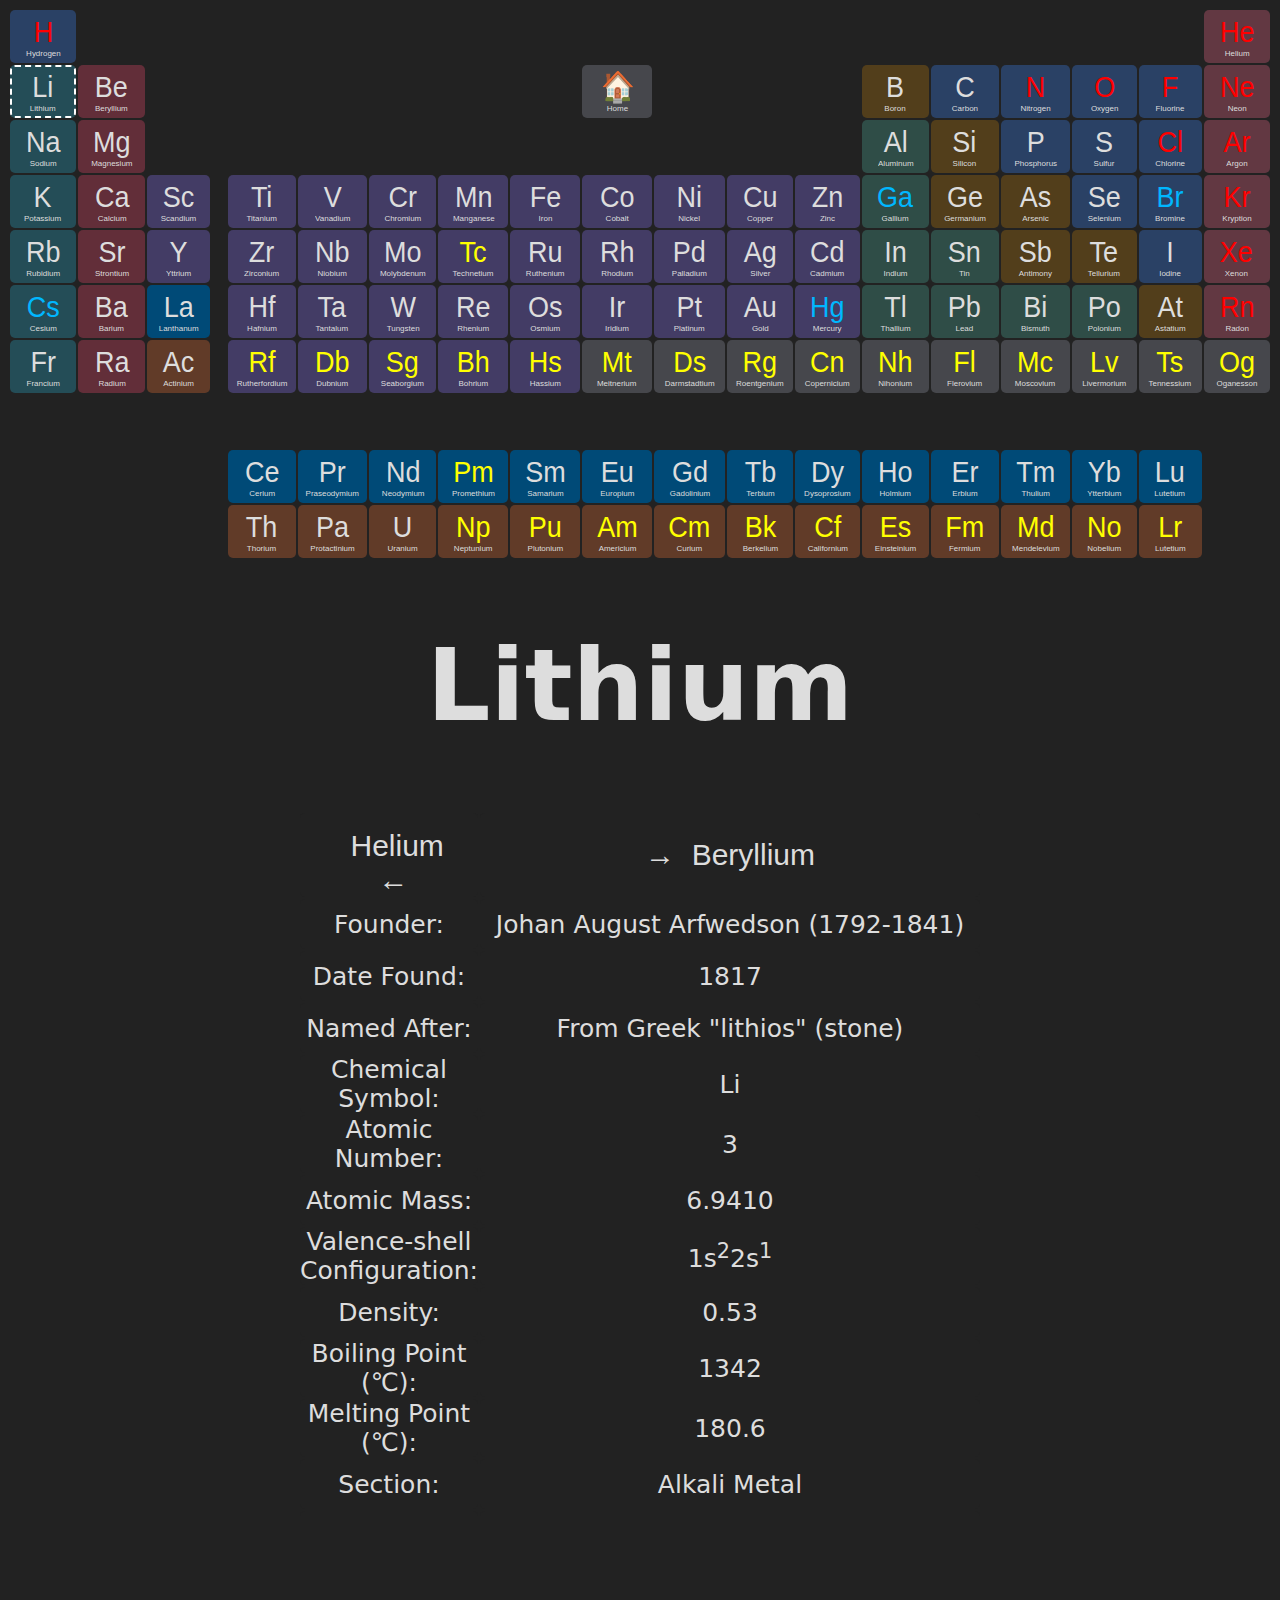
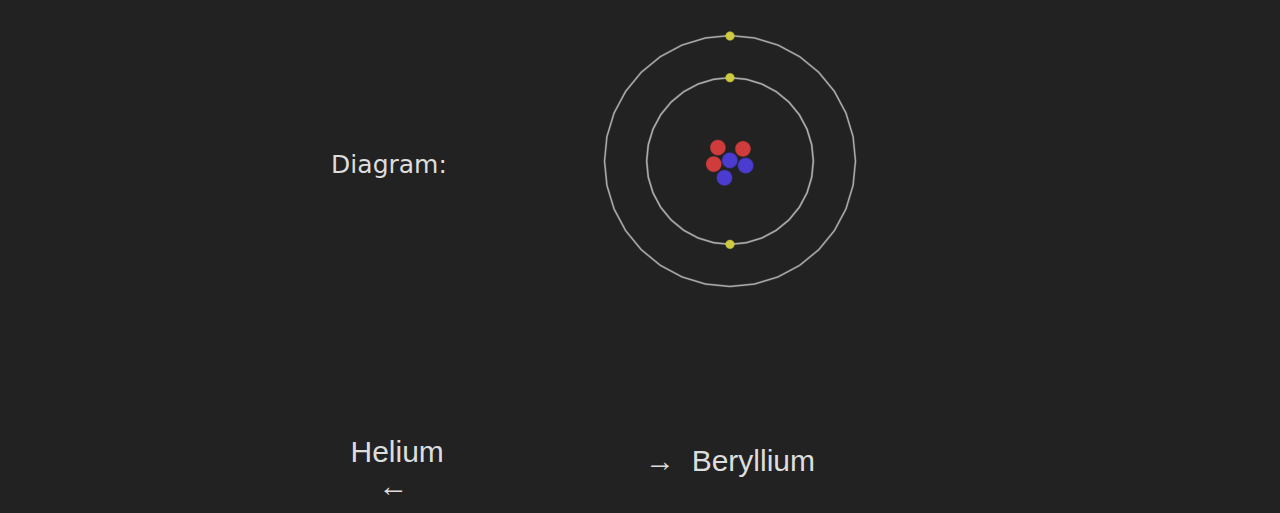
<file: lithium.html>
<!DOCTYPE html>
<html>
    <head>
        <title>Lithium</title>
        <link rel="stylesheet" href="element.css">
    </head>
    <body>
        <table>
            <tr>
                <td class="non"><a href="./hydrogen.html"><button class="non"><p class="gas">H</p><p>Hydrogen</p></button></a></td>
                <td></td>
                <td></td>
                <td class="spacer"></td>
                <td></td>
                <td></td>
                <td></td>
                <td></td>
                <td></td>
                <td></td>
                <td></td>
                <td></td>
                <td></td>
                <td></td>
                <td></td>
                <td></td>
                <td></td>
                <td></td>
                <td class="noble"><a href="./helium.html"><button class="noble"><p class="gas">He</p><p>Helium</p></button></a></td>
            </tr>
            <tr>
                <td class="alkali current"><a href="./lithium.html"><button class="alkali"><p class="solid">Li</p><p>Lithium</p></button></a></td>
                <td class="alkaline"><a href="./beryllium.html"><button class="alkaline"><p class="solid">Be</p><p>Beryllium</p></button></a></td>
                <td></td>
                <td class="spacer"></td>
                <td></td>
                <td></td>
                <td></td>
                <td></td>
                <td></td>
                <td class="unknown"><a href="./index.html"><button class="unknown"><p class="synthetic">🏠</p><p>Home</p></button></a></td>
                <td></td>
                <td></td>
                <td></td>
                <td class="metalloids"><a href="./boron.html"><button class="metalloids"><p class="solid">B</p><p>Boron</p></button></a></td>
                <td class="non"><a href="./carbon.html"><button class="non"><p class="solid">C</p><p>Carbon</p></button></a></td>
                <td class="non"><a href="./nitrogen.html"><button class="non"><p class="gas">N</p><p>Nitrogen</p></button></a></td>
                <td class="non"><a href="./oxygen.html"><button class="non"><p class="gas">O</p><p>Oxygen</p></button></a></td>
                <td class="non"><a href="./fluorine.html"><button class="non"><p class="gas">F</p><p>Fluorine</p></button></a></td>
                <td class="noble"><a href="./neon.html"><button class="noble"><p class="gas">Ne</p><p>Neon</p></button></a></td>
            </tr>
            <tr>
                <td class="alkali"><a href="./sodium.html"><button class="alkali"><p class="solid">Na</p><p>Sodium</p></button></a></td>
                <td class="alkaline"><a href="./magnesium.html"><button class="alkaline"><p class="solid">Mg</p><p>Magnesium</p></button></a></td>
                <td></td>
                <td class="spacer"></td>
                <td></td>
                <td></td>
                <td></td>
                <td></td>
                <td></td>
                <td></td>
                <td></td>
                <td></td>
                <td></td>
                <td class="post-trans"><a href="./aluminum.html"><button class="post-trans"><p class="solid">Al</p><p>Aluminum</p></button></a></td>
                <td class="metalloids"><a href="./silicon.html"><button class="metalloids"><p class="solid">Si</p><p>Silicon</p></button></a></td>
                <td class="non"><a href="./phosphorus.html"><button class="non"><p class="solid">P</p><p>Phosphorus</p></button></a></td>
                <td class="non"><a href="./sulfur.html"><button class="non"><p class="solid">S</p><p>Sulfur</p></button></a></td>
                <td class="non"><a href="./chlorine.html"><button class="non"><p class="gas">Cl</p><p>Chlorine</p></button></a></td>
                <td class="noble"><a href="./argon.html"><button class="noble"><p class="gas">Ar</p><p>Argon</p></button></a></td>
            </tr>
            <tr>
                <td class="alkali"><a href="./potassium.html"><button class="alkali"><p class="solid">K</p><p>Potassium</p></button></a></td>
                <td class="alkaline"><a href="./calcium.html"><button class="alkaline"><p class="solid">Ca</p><p>Calcium</p></button></a></td>
                <td class="trans"><a href="./scandium.html"><button class="trans"><p class="solid">Sc</p><p>Scandium</p></button></a></td>
                <td class="spacer"></td>
                <td class="trans"><a href="./titanium.html"><button class="trans"><p class="solid">Ti</p><p>Titanium</p></button></a></td>
                <td class="trans"><a href="./vanadium.html"><button class="trans"><p class="solid">V</p><p>Vanadium</p></button></a></td>
                <td class="trans"><a href="./chromium.html"><button class="trans"><p class="solid">Cr</p><p>Chromium</p></button></a></td>
                <td class="trans"><a href="./manganese.html"><button class="trans"><p class="solid">Mn</p><p>Manganese</p></button></a></td>
                <td class="trans"><a href="./iron.html"><button class="trans"><p class="solid">Fe</p><p>Iron</p></button></a></td>
                <td class="trans"><a href="./cobalt.html"><button class="trans"><p class="solid">Co</p><p>Cobalt</p></button></a></td>
                <td class="trans"><a href="./nickel.html"><button class="trans"><p class="solid">Ni</p><p>Nickel</p></button></a></td>
                <td class="trans"><a href="./copper.html"><button class="trans"><p class="solid">Cu</p><p>Copper</p></button></a></td>
                <td class="trans"><a href="./zinc.html"><button class="trans"><p class="solid">Zn</p><p>Zinc</p></button></a></td>
                <td class="post-trans"><a href="./gallium.html"><button class="post-trans"><p class="liquid">Ga</p><p>Gallium</p></button></a></td>
                <td class="metalloids"><a href="./germanium.html"><button class="metalloids"><p class="solid">Ge</p><p>Germanium</p></button></a></td>
                <td class="metalloids"><a href="./arsenic.html"><button class="metalloids"><p class="solid">As</p><p>Arsenic</p></button></a></td>
                <td class="non"><a href="./selenium.html"><button class="non"><p class="solid">Se</p><p>Selenium</p></button></a></td>
                <td class="non"><a href="./bromine.html"><button class="non"><p class="liquid">Br</p><p>Bromine</p></button></a></td>
                <td class="noble"><a href="./kryption.html"><button class="noble"><p class="gas">Kr</p><p>Kryption</p></button></a></td>
            </tr>
            <tr>
                <td class="alkali"><a href="./rubidium.html"><button class="alkali"><p class="solid">Rb</p><p>Rubidium</p></button></a></td>
                <td class="alkaline"><a href="./strontium.html"><button class="alkaline"><p class="solid">Sr</p><p>Strontium</p></button></a></td>
                <td class="trans"><a href="./yttrium.html"><button class="trans"><p class="solid">Y</p><p>Yttrium</p></button></a></td>
                <td class="spacer"></td>
                <td class="trans"><a href="./zirconium.html"><button class="trans"><p class="solid">Zr</p><p>Zirconium</p></button></a></td>
                <td class="trans"><a href="./niobium.html"><button class="trans"><p class="solid">Nb</p><p>Niobium</p></button></a></td>
                <td class="trans"><a href="./molybdenum.html"><button class="trans"><p class="solid">Mo</p><p>Molybdenum</p></button></a></td>
                <td class="trans"><a href="./technetium.html"><button class="trans"><p class="synthetic">Tc</p><p>Technetium</p></button></a></td>
                <td class="trans"><a href="./ruthenium.html"><button class="trans"><p class="solid">Ru</p><p>Ruthenium</p></button></a></td>
                <td class="trans"><a href="./rhodium.html"><button class="trans"><p class="solid">Rh</p><p>Rhodium</p></button></a></td>
                <td class="trans"><a href="./palladium.html"><button class="trans"><p class="solid">Pd</p><p>Palladium</p></button></a></td>
                <td class="trans"><a href="./silver.html"><button class="trans"><p class="solid">Ag</p><p>Silver</p></button></a></td>
                <td class="trans"><a href="./cadmium.html"><button class="trans"><p class="solid">Cd</p><p>Cadmium</p></button></a></td>
                <td class="post-trans"><a href="./indium.html"><button class="post-trans"><p class="solid">In</p><p>Indium</p></button></a></td>
                <td class="post-trans"><a href="./tin.html"><button class="post-trans"><p class="solid">Sn</p><p>Tin</p></button></a></td>
                <td class="metalloids"><a href="./antimony.html"><button class="metalloids"><p class="solid">Sb</p><p>Antimony</p></button></a></td>
                <td class="metalloids"><a href="./tellurium.html"><button class="metalloids"><p class="solid">Te</p><p>Tellurium</p></button></a></td>
                <td class="non"><a href="./iodine.html"><button class="non"><p class="solid">I</p><p>Iodine</p></button></a></td>
                <td class="noble"><a href="./xenon.html"><button class="noble"><p class="gas">Xe</p><p>Xenon</p></button></a></td>
            </tr>
            <tr>
                <td class="alkali"><a href="./cesium.html"><button class="alkali"><p class="liquid">Cs</p><p>Cesium</p></button></a></td>
                <td class="alkaline"><a href="./barium.html"><button class="alkaline"><p class="solid">Ba</p><p>Barium</p></button></a></td>
                <td class="lanth"><a href="./lanthanum.html"><button class="lanth"><p class="solid">La</p><p>Lanthanum</p></button></a></td>
                <td class="spacer"></td>
                <td class="trans"><a href="./hafnium.html"><button class="trans"><p class="solid">Hf</p><p>Hafnium</p></button></a></td>
                <td class="trans"><a href="./tantalum.html"><button class="trans"><p class="solid">Ta</p><p>Tantalum</p></button></a></td>
                <td class="trans"><a href="./tungsten.html"><button class="trans"><p class="solid">W</p><p>Tungsten</p></button></a></td>
                <td class="trans"><a href="./rhenium.html"><button class="trans"><p class="solid">Re</p><p>Rhenium</p></button></a></td>
                <td class="trans"><a href="./osmium.html"><button class="trans"><p class="solid">Os</p><p>Osmium</p></button></a></td>
                <td class="trans"><a href="./iridium.html"><button class="trans"><p class="solid">Ir</p><p>Iridium</p></button></a></td>
                <td class="trans"><a href="./platinum.html"><button class="trans"><p class="solid">Pt</p><p>Platinum</p></button></a></td>
                <td class="trans"><a href="./gold.html"><button class="trans"><p class="solid">Au</p><p>Gold</p></button></a></td>
                <td class="trans"><a href="./mercury.html"><button class="trans"><p class="liquid">Hg</p><p>Mercury</p></button></a></td>
                <td class="post-trans"><a href="./thallium.html"><button class="post-trans"><p class="solid">Tl</p><p>Thallium</p></button></a></td>
                <td class="post-trans"><a href="./lead.html"><button class="post-trans"><p class="solid">Pb</p><p>Lead</p></button></a></td>
                <td class="post-trans"><a href="./bismuth.html"><button class="post-trans"><p class="solid">Bi</p><p>Bismuth</p></button></a></td>
                <td class="post-trans"><a href="./polonium.html"><button class="post-trans"><p class="solid">Po</p><p>Polonium</p></button></a></td>
                <td class="metalloids"><a href="./astatine.html"><button class="metalloids"><p class="solid">At</p><p>Astatium</p></button></a></td>
                <td class="noble"><a href="./radon.html"><button class="noble"><p class="gas">Rn</p><p>Radon</p></button></a></td>
            </tr>
            <tr>
                <td class="alkali"><a href="./francium.html"><button class="alkali"><p class="solid">Fr</p><p>Francium</p></button></a></td>
                <td class="alkaline"><a href="./radium.html"><button class="alkaline"><p class="solid">Ra</p><p>Radium</p></button></a></td>
                <td class="acts"><a href="./actinium.html"><button class="acts"><p class="solid">Ac</p><p>Actinium</p></button></a></td>
                <td class="spacer"></td>
                <td class="trans"><a href="./rutherfordium.html"><button class="trans"><p class="synthetic">Rf</p><p>Rutherfordium</p></button></a></td>
                <td class="trans"><a href="./dubnium.html"><button class="trans"><p class="synthetic">Db</p><p>Dubnium</p></button></a></td>
                <td class="trans"><a href="./seaborgium.html"><button class="trans"><p class="synthetic">Sg</p><p>Seaborgium</p></button></a></td>
                <td class="trans"><a href="./bohrium.html"><button class="trans"><p class="synthetic">Bh</p><p>Bohrium</p></button></a></td>
                <td class="trans"><a href="./hassium.html"><button class="trans"><p class="synthetic">Hs</p><p>Hassium</p></button></a></td>
                <td class="unknown"><a href="./meitnerium.html"><button class="unknown"><p class="synthetic">Mt</p><p>Meitnerium</p></button></a></td>
                <td class="unknown"><a href="./darmstadtium.html"><button class="unknown"><p class="synthetic">Ds</p><p>Darmstadtium</p></button></a></td>
                <td class="unknown"><a href="./roentgenium.html"><button class="unknown"><p class="synthetic">Rg</p><p>Roentgenium</p></button></a></td>
                <td class="unknown"><a href="./copernicium.html"><button class="unknown"><p class="synthetic">Cn</p><p>Copernicium</p></button></a></td>
                <td class="unknown"><a href="./nihonium.html"><button class="unknown"><p class="synthetic">Nh</p><p>Nihonium</p></button></a></td>
                <td class="unknown"><a href="./flerovium.html"><button class="unknown"><p class="synthetic">Fl</p><p>Flerovium</p></button></a></td>
                <td class="unknown"><a href="./moscovium.html"><button class="unknown"><p class="synthetic">Mc</p><p>Moscovium</p></button></a></td>
                <td class="unknown"><a href="./livermorium.html"><button class="unknown"><p class="synthetic">Lv</p><p>Livermorium</p></button></a></td>
                <td class="unknown"><a href="./tennessine.html"><button class="unknown"><p class="synthetic">Ts</p><p>Tennessium</p></button></a></td>
                <td class="unknown"><a href="./oganesson.html"><button class="unknown"><p class="synthetic">Og</p><p>Oganesson</p></button></a></td>
            </tr>
            <tr>
                <td class="spacer"></td>
                <td class="spacer"></td>
                <td class="spacer"></td>
                <td class="spacer"></td>
                <td class="spacer"></td>
                <td class="spacer"></td>
                <td class="spacer"></td>
                <td class="spacer"></td>
                <td class="spacer"></td>
                <td class="spacer"></td>
                <td class="spacer"></td>
                <td class="spacer"></td>
                <td class="spacer"></td>
                <td class="spacer"></td>
                <td class="spacer"></td>
                <td class="spacer"></td>
                <td class="spacer"></td>
                <td class="spacer"></td>
                <td class="spacer"></td>
            </tr>
            <tr>
                <td></td>
                <td></td>
                <td></td>
                <td class="spacer"></td>
                <td class="lanth"><a href="./cerium.html"><button class="lanth"><p class="solid">Ce</p><p>Cerium</p></button></a></td>
                <td class="lanth"><a href="./praseodymium.html"><button class="lanth"><p class="solid">Pr</p><p>Praseodymium</p></button></a></td>
                <td class="lanth"><a href="./neodymium.html"><button class="lanth"><p class="solid">Nd</p><p>Neodymium</p></button></a></td>
                <td class="lanth"><a href="./promethium.html"><button class="lanth"><p class="synthetic">Pm</p><p>Promethium</p></button></a></td>
                <td class="lanth"><a href="./samarium.html"><button class="lanth"><p class="solid">Sm</p><p>Samarium</p></button></a></td>
                <td class="lanth"><a href="./europium.html"><button class="lanth"><p class="solid">Eu</p><p>Europium</p></button></a></td>
                <td class="lanth"><a href="./gadolinium.html"><button class="lanth"><p class="solid">Gd</p><p>Gadolinium</p></button></a></td>
                <td class="lanth"><a href="./terbium.html"><button class="lanth"><p class="solid">Tb</p><p>Terbium</p></button></a></td>
                <td class="lanth"><a href="./dysoprosium.html"><button class="lanth"><p class="solid">Dy</p><p>Dysoprosium</p></button></a></td>
                <td class="lanth"><a href="./holmium.html"><button class="lanth"><p class="solid">Ho</p><p>Holmium</p></button></a></td>
                <td class="lanth"><a href="./erbium.html"><button class="lanth"><p class="solid">Er</p><p>Erbium</p></button></a></td>
                <td class="lanth"><a href="./thulium.html"><button class="lanth"><p class="solid">Tm</p><p>Thulium</p></button></a></td>
                <td class="lanth"><a href="./ytterbium.html"><button class="lanth"><p class="solid">Yb</p><p>Ytterbium</p></button></a></td>
                <td class="lanth"><a href="./lutetium.html"><button class="lanth"><p class="solid">Lu</p><p>Lutetium</p></button></a></td>
                <td></td>
            </tr>
            <tr>
                <td></td>
                <td></td>
                <td></td>
                <td class="spacer"></td>
                <td class="acts"><a href="./thorium.html"><button class="acts"><p class="solid">Th</p><p>Thorium</p></button></a></td>
                <td class="acts"><a href="./protactinium.html"><button class="acts"><p class="solid">Pa</p><p>Protactinium</p></button></a></td>
                <td class="acts"><a href="./yranium.html"><button class="acts"><p class="solid">U</p><p>Uranium</p></button></a></td>
                <td class="acts"><a href="./neptunium.html"><button class="acts"><p class="synthetic">Np</p><p>Neptunium</p></button></a></td>
                <td class="acts"><a href="./plutonium.html"><button class="acts"><p class="synthetic">Pu</p><p>Plutonium</p></button></a></td>
                <td class="acts"><a href="./americium.html"><button class="acts"><p class="synthetic">Am</p><p>Americium</p></button></a></td>
                <td class="acts"><a href="./curium.html"><button class="acts"><p class="synthetic">Cm</p><p>Curium</p></button></a></td>
                <td class="acts"><a href="./berkelium.html"><button class="acts"><p class="synthetic">Bk</p><p>Berkelium</p></button></a></td>
                <td class="acts"><a href="./californium.html"><button class="acts"><p class="synthetic">Cf</p><p>Californium</p></button></a></td>
                <td class="acts"><a href="./einsteinium.html"><button class="acts"><p class="synthetic">Es</p><p>Einsteinium</p></button></a></td>
                <td class="acts"><a href="./fermium.html"><button class="acts"><p class="synthetic">Fm</p><p>Fermium</p></button></a></td>
                <td class="acts"><a href="./mendelevium.html"><button class="acts"><p class="synthetic">Md</p><p>Mendelevium</p></button></a></td>
                <td class="acts"><a href="./nobelium.html"><button class="acts"><p class="synthetic">No</p><p>Nobelium</p></button></a></td>
                <td class="acts"><a href="./lawrencium.html"><button class="acts"><p class="synthetic">Lr</p><p>Lutetium</p></button></a></td>
                <td></td>
            </tr>
        </table>
        <h1>Lithium</h1>
        <table class="info">
            <tr class="info">
                <td class="nav"><a href="helium.html"><button class="nav">Helium &nbsp;←</button></a></td>
                <td class="nav"><a href="beryllium.html"><button class="nav">→ &nbsp;Beryllium</button></a></td>
            </tr>
            <tr class="info">
                <td>Founder:</td>
                <td>Johan August Arfwedson (1792-1841)</td>
            </tr>
            <tr class="info">
                <td>Date Found:</td>
                <td>1817</td>
            </tr>
            <tr class="info">
                <td>Named After:</td>
                <td>From Greek "lithios" (stone)</td>
            </tr>
            <tr class="info">
                <td>Chemical Symbol:</td>
                <td>Li</td>
            </tr>
            <tr class="info">
                <td>Atomic Number:</td>
                <td>3</td>
            </tr>
            <tr class="info">
                <td>Atomic Mass:</td>
                <td>6.9410</td>
            </tr>
            <tr class="info">
                <td>Valence-shell Configuration:</td>
                <td>1s<sup>2</sup>2s<sup>1</sup></td>
            </tr>
            <tr class="info">
                <td>Density:</td>
                <td>0.53</td>
            </tr>
            <tr class="info">
                <td>Boiling Point (℃):</td>
                <td>1342</td>
            </tr>
            <tr class="info">
                <td>Melting Point (℃):</td>
                <td>180.6</td>
            </tr>
            <tr class="info">
                <td>Section:</td>
                <td>Alkali Metal</td>
            </tr>
            <tr class="info">
                <td>Diagram:</td>
                <td><img src="lithium.png"></td>
            </tr>
            <tr class="info">
                <td class="nav"><a href="helium.html"><button class="nav">Helium &nbsp;←</button></a></td>
                <td class="nav"><a href="beryllium.html"><button class="nav">→ &nbsp;Beryllium</button></a></td>
            </tr>
        </table>
    </body>
</html>
</file>
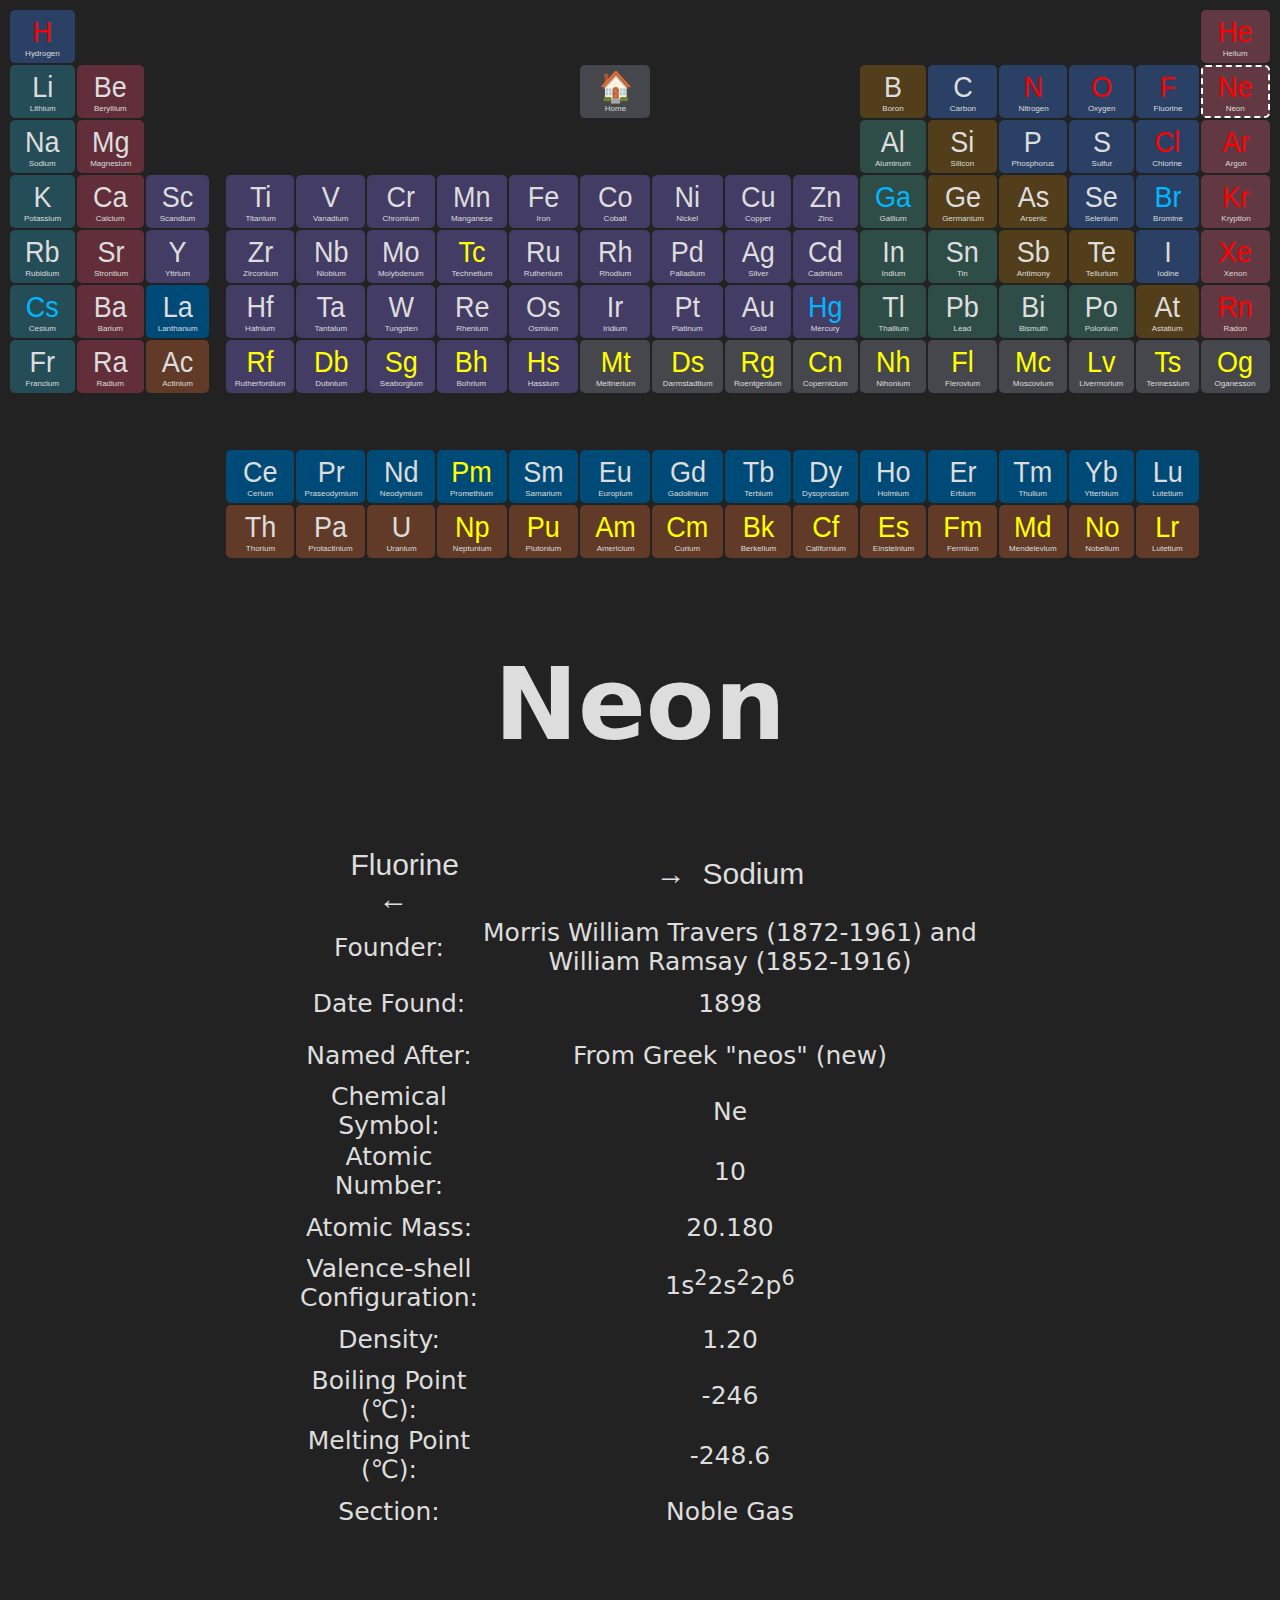
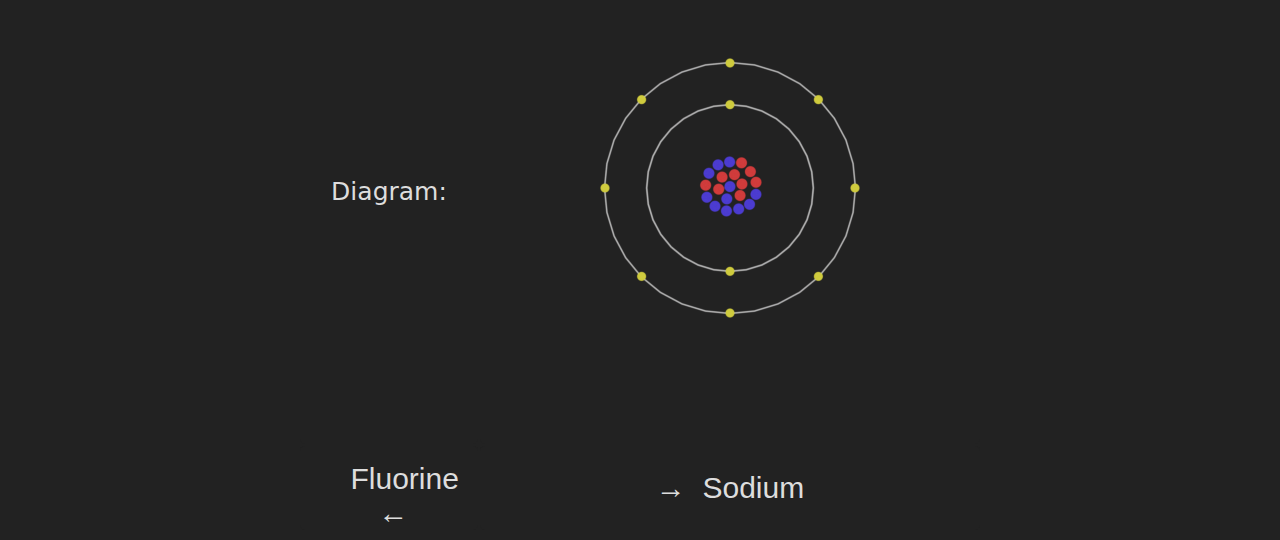
<file: neon.html>
<!DOCTYPE html>
<html>
    <head>
        <title>Neon</title>
        <link rel="stylesheet" href="element.css">
    </head>
    <body>
        <table>
            <tr>
                <td class="non"><a href="./hydrogen.html"><button class="non"><p class="gas">H</p><p>Hydrogen</p></button></a></td>
                <td></td>
                <td></td>
                <td class="spacer"></td>
                <td></td>
                <td></td>
                <td></td>
                <td></td>
                <td></td>
                <td></td>
                <td></td>
                <td></td>
                <td></td>
                <td></td>
                <td></td>
                <td></td>
                <td></td>
                <td></td>
                <td class="noble"><a href="./helium.html"><button class="noble"><p class="gas">He</p><p>Helium</p></button></a></td>
            </tr>
            <tr>
                <td class="alkali"><a href="./lithium.html"><button class="alkali"><p class="solid">Li</p><p>Lithium</p></button></a></td>
                <td class="alkaline"><a href="./beryllium.html"><button class="alkaline"><p class="solid">Be</p><p>Beryllium</p></button></a></td>
                <td></td>
                <td class="spacer"></td>
                <td></td>
                <td></td>
                <td></td>
                <td></td>
                <td></td>
                <td class="unknown"><a href="./index.html"><button class="unknown"><p class="synthetic">🏠</p><p>Home</p></button></a></td>
                <td></td>
                <td></td>
                <td></td>
                <td class="metalloids"><a href="./boron.html"><button class="metalloids"><p class="solid">B</p><p>Boron</p></button></a></td>
                <td class="non"><a href="./carbon.html"><button class="non"><p class="solid">C</p><p>Carbon</p></button></a></td>
                <td class="non"><a href="./nitrogen.html"><button class="non"><p class="gas">N</p><p>Nitrogen</p></button></a></td>
                <td class="non"><a href="./oxygen.html"><button class="non"><p class="gas">O</p><p>Oxygen</p></button></a></td>
                <td class="non"><a href="./fluorine.html"><button class="non"><p class="gas">F</p><p>Fluorine</p></button></a></td>
                <td class="noble current"><a href="./neon.html"><button class="noble"><p class="gas">Ne</p><p>Neon</p></button></a></td>
            </tr>
            <tr>
                <td class="alkali"><a href="./sodium.html"><button class="alkali"><p class="solid">Na</p><p>Sodium</p></button></a></td>
                <td class="alkaline"><a href="./magnesium.html"><button class="alkaline"><p class="solid">Mg</p><p>Magnesium</p></button></a></td>
                <td></td>
                <td class="spacer"></td>
                <td></td>
                <td></td>
                <td></td>
                <td></td>
                <td></td>
                <td></td>
                <td></td>
                <td></td>
                <td></td>
                <td class="post-trans"><a href="./aluminum.html"><button class="post-trans"><p class="solid">Al</p><p>Aluminum</p></button></a></td>
                <td class="metalloids"><a href="./silicon.html"><button class="metalloids"><p class="solid">Si</p><p>Silicon</p></button></a></td>
                <td class="non"><a href="./phosphorus.html"><button class="non"><p class="solid">P</p><p>Phosphorus</p></button></a></td>
                <td class="non"><a href="./sulfur.html"><button class="non"><p class="solid">S</p><p>Sulfur</p></button></a></td>
                <td class="non"><a href="./chlorine.html"><button class="non"><p class="gas">Cl</p><p>Chlorine</p></button></a></td>
                <td class="noble"><a href="./argon.html"><button class="noble"><p class="gas">Ar</p><p>Argon</p></button></a></td>
            </tr>
            <tr>
                <td class="alkali"><a href="./potassium.html"><button class="alkali"><p class="solid">K</p><p>Potassium</p></button></a></td>
                <td class="alkaline"><a href="./calcium.html"><button class="alkaline"><p class="solid">Ca</p><p>Calcium</p></button></a></td>
                <td class="trans"><a href="./scandium.html"><button class="trans"><p class="solid">Sc</p><p>Scandium</p></button></a></td>
                <td class="spacer"></td>
                <td class="trans"><a href="./titanium.html"><button class="trans"><p class="solid">Ti</p><p>Titanium</p></button></a></td>
                <td class="trans"><a href="./vanadium.html"><button class="trans"><p class="solid">V</p><p>Vanadium</p></button></a></td>
                <td class="trans"><a href="./chromium.html"><button class="trans"><p class="solid">Cr</p><p>Chromium</p></button></a></td>
                <td class="trans"><a href="./manganese.html"><button class="trans"><p class="solid">Mn</p><p>Manganese</p></button></a></td>
                <td class="trans"><a href="./iron.html"><button class="trans"><p class="solid">Fe</p><p>Iron</p></button></a></td>
                <td class="trans"><a href="./cobalt.html"><button class="trans"><p class="solid">Co</p><p>Cobalt</p></button></a></td>
                <td class="trans"><a href="./nickel.html"><button class="trans"><p class="solid">Ni</p><p>Nickel</p></button></a></td>
                <td class="trans"><a href="./copper.html"><button class="trans"><p class="solid">Cu</p><p>Copper</p></button></a></td>
                <td class="trans"><a href="./zinc.html"><button class="trans"><p class="solid">Zn</p><p>Zinc</p></button></a></td>
                <td class="post-trans"><a href="./gallium.html"><button class="post-trans"><p class="liquid">Ga</p><p>Gallium</p></button></a></td>
                <td class="metalloids"><a href="./germanium.html"><button class="metalloids"><p class="solid">Ge</p><p>Germanium</p></button></a></td>
                <td class="metalloids"><a href="./arsenic.html"><button class="metalloids"><p class="solid">As</p><p>Arsenic</p></button></a></td>
                <td class="non"><a href="./selenium.html"><button class="non"><p class="solid">Se</p><p>Selenium</p></button></a></td>
                <td class="non"><a href="./bromine.html"><button class="non"><p class="liquid">Br</p><p>Bromine</p></button></a></td>
                <td class="noble"><a href="./kryption.html"><button class="noble"><p class="gas">Kr</p><p>Kryption</p></button></a></td>
            </tr>
            <tr>
                <td class="alkali"><a href="./rubidium.html"><button class="alkali"><p class="solid">Rb</p><p>Rubidium</p></button></a></td>
                <td class="alkaline"><a href="./strontium.html"><button class="alkaline"><p class="solid">Sr</p><p>Strontium</p></button></a></td>
                <td class="trans"><a href="./yttrium.html"><button class="trans"><p class="solid">Y</p><p>Yttrium</p></button></a></td>
                <td class="spacer"></td>
                <td class="trans"><a href="./zirconium.html"><button class="trans"><p class="solid">Zr</p><p>Zirconium</p></button></a></td>
                <td class="trans"><a href="./niobium.html"><button class="trans"><p class="solid">Nb</p><p>Niobium</p></button></a></td>
                <td class="trans"><a href="./molybdenum.html"><button class="trans"><p class="solid">Mo</p><p>Molybdenum</p></button></a></td>
                <td class="trans"><a href="./technetium.html"><button class="trans"><p class="synthetic">Tc</p><p>Technetium</p></button></a></td>
                <td class="trans"><a href="./ruthenium.html"><button class="trans"><p class="solid">Ru</p><p>Ruthenium</p></button></a></td>
                <td class="trans"><a href="./rhodium.html"><button class="trans"><p class="solid">Rh</p><p>Rhodium</p></button></a></td>
                <td class="trans"><a href="./palladium.html"><button class="trans"><p class="solid">Pd</p><p>Palladium</p></button></a></td>
                <td class="trans"><a href="./silver.html"><button class="trans"><p class="solid">Ag</p><p>Silver</p></button></a></td>
                <td class="trans"><a href="./cadmium.html"><button class="trans"><p class="solid">Cd</p><p>Cadmium</p></button></a></td>
                <td class="post-trans"><a href="./indium.html"><button class="post-trans"><p class="solid">In</p><p>Indium</p></button></a></td>
                <td class="post-trans"><a href="./tin.html"><button class="post-trans"><p class="solid">Sn</p><p>Tin</p></button></a></td>
                <td class="metalloids"><a href="./antimony.html"><button class="metalloids"><p class="solid">Sb</p><p>Antimony</p></button></a></td>
                <td class="metalloids"><a href="./tellurium.html"><button class="metalloids"><p class="solid">Te</p><p>Tellurium</p></button></a></td>
                <td class="non"><a href="./iodine.html"><button class="non"><p class="solid">I</p><p>Iodine</p></button></a></td>
                <td class="noble"><a href="./xenon.html"><button class="noble"><p class="gas">Xe</p><p>Xenon</p></button></a></td>
            </tr>
            <tr>
                <td class="alkali"><a href="./cesium.html"><button class="alkali"><p class="liquid">Cs</p><p>Cesium</p></button></a></td>
                <td class="alkaline"><a href="./barium.html"><button class="alkaline"><p class="solid">Ba</p><p>Barium</p></button></a></td>
                <td class="lanth"><a href="./lanthanum.html"><button class="lanth"><p class="solid">La</p><p>Lanthanum</p></button></a></td>
                <td class="spacer"></td>
                <td class="trans"><a href="./hafnium.html"><button class="trans"><p class="solid">Hf</p><p>Hafnium</p></button></a></td>
                <td class="trans"><a href="./tantalum.html"><button class="trans"><p class="solid">Ta</p><p>Tantalum</p></button></a></td>
                <td class="trans"><a href="./tungsten.html"><button class="trans"><p class="solid">W</p><p>Tungsten</p></button></a></td>
                <td class="trans"><a href="./rhenium.html"><button class="trans"><p class="solid">Re</p><p>Rhenium</p></button></a></td>
                <td class="trans"><a href="./osmium.html"><button class="trans"><p class="solid">Os</p><p>Osmium</p></button></a></td>
                <td class="trans"><a href="./iridium.html"><button class="trans"><p class="solid">Ir</p><p>Iridium</p></button></a></td>
                <td class="trans"><a href="./platinum.html"><button class="trans"><p class="solid">Pt</p><p>Platinum</p></button></a></td>
                <td class="trans"><a href="./gold.html"><button class="trans"><p class="solid">Au</p><p>Gold</p></button></a></td>
                <td class="trans"><a href="./mercury.html"><button class="trans"><p class="liquid">Hg</p><p>Mercury</p></button></a></td>
                <td class="post-trans"><a href="./thallium.html"><button class="post-trans"><p class="solid">Tl</p><p>Thallium</p></button></a></td>
                <td class="post-trans"><a href="./lead.html"><button class="post-trans"><p class="solid">Pb</p><p>Lead</p></button></a></td>
                <td class="post-trans"><a href="./bismuth.html"><button class="post-trans"><p class="solid">Bi</p><p>Bismuth</p></button></a></td>
                <td class="post-trans"><a href="./polonium.html"><button class="post-trans"><p class="solid">Po</p><p>Polonium</p></button></a></td>
                <td class="metalloids"><a href="./astatine.html"><button class="metalloids"><p class="solid">At</p><p>Astatium</p></button></a></td>
                <td class="noble"><a href="./radon.html"><button class="noble"><p class="gas">Rn</p><p>Radon</p></button></a></td>
            </tr>
            <tr>
                <td class="alkali"><a href="./francium.html"><button class="alkali"><p class="solid">Fr</p><p>Francium</p></button></a></td>
                <td class="alkaline"><a href="./radium.html"><button class="alkaline"><p class="solid">Ra</p><p>Radium</p></button></a></td>
                <td class="acts"><a href="./actinium.html"><button class="acts"><p class="solid">Ac</p><p>Actinium</p></button></a></td>
                <td class="spacer"></td>
                <td class="trans"><a href="./rutherfordium.html"><button class="trans"><p class="synthetic">Rf</p><p>Rutherfordium</p></button></a></td>
                <td class="trans"><a href="./dubnium.html"><button class="trans"><p class="synthetic">Db</p><p>Dubnium</p></button></a></td>
                <td class="trans"><a href="./seaborgium.html"><button class="trans"><p class="synthetic">Sg</p><p>Seaborgium</p></button></a></td>
                <td class="trans"><a href="./bohrium.html"><button class="trans"><p class="synthetic">Bh</p><p>Bohrium</p></button></a></td>
                <td class="trans"><a href="./hassium.html"><button class="trans"><p class="synthetic">Hs</p><p>Hassium</p></button></a></td>
                <td class="unknown"><a href="./meitnerium.html"><button class="unknown"><p class="synthetic">Mt</p><p>Meitnerium</p></button></a></td>
                <td class="unknown"><a href="./darmstadtium.html"><button class="unknown"><p class="synthetic">Ds</p><p>Darmstadtium</p></button></a></td>
                <td class="unknown"><a href="./roentgenium.html"><button class="unknown"><p class="synthetic">Rg</p><p>Roentgenium</p></button></a></td>
                <td class="unknown"><a href="./copernicium.html"><button class="unknown"><p class="synthetic">Cn</p><p>Copernicium</p></button></a></td>
                <td class="unknown"><a href="./nihonium.html"><button class="unknown"><p class="synthetic">Nh</p><p>Nihonium</p></button></a></td>
                <td class="unknown"><a href="./flerovium.html"><button class="unknown"><p class="synthetic">Fl</p><p>Flerovium</p></button></a></td>
                <td class="unknown"><a href="./moscovium.html"><button class="unknown"><p class="synthetic">Mc</p><p>Moscovium</p></button></a></td>
                <td class="unknown"><a href="./livermorium.html"><button class="unknown"><p class="synthetic">Lv</p><p>Livermorium</p></button></a></td>
                <td class="unknown"><a href="./tennessine.html"><button class="unknown"><p class="synthetic">Ts</p><p>Tennessium</p></button></a></td>
                <td class="unknown"><a href="./oganesson.html"><button class="unknown"><p class="synthetic">Og</p><p>Oganesson</p></button></a></td>
            </tr>
            <tr>
                <td class="spacer"></td>
                <td class="spacer"></td>
                <td class="spacer"></td>
                <td class="spacer"></td>
                <td class="spacer"></td>
                <td class="spacer"></td>
                <td class="spacer"></td>
                <td class="spacer"></td>
                <td class="spacer"></td>
                <td class="spacer"></td>
                <td class="spacer"></td>
                <td class="spacer"></td>
                <td class="spacer"></td>
                <td class="spacer"></td>
                <td class="spacer"></td>
                <td class="spacer"></td>
                <td class="spacer"></td>
                <td class="spacer"></td>
                <td class="spacer"></td>
            </tr>
            <tr>
                <td></td>
                <td></td>
                <td></td>
                <td class="spacer"></td>
                <td class="lanth"><a href="./cerium.html"><button class="lanth"><p class="solid">Ce</p><p>Cerium</p></button></a></td>
                <td class="lanth"><a href="./praseodymium.html"><button class="lanth"><p class="solid">Pr</p><p>Praseodymium</p></button></a></td>
                <td class="lanth"><a href="./neodymium.html"><button class="lanth"><p class="solid">Nd</p><p>Neodymium</p></button></a></td>
                <td class="lanth"><a href="./promethium.html"><button class="lanth"><p class="synthetic">Pm</p><p>Promethium</p></button></a></td>
                <td class="lanth"><a href="./samarium.html"><button class="lanth"><p class="solid">Sm</p><p>Samarium</p></button></a></td>
                <td class="lanth"><a href="./europium.html"><button class="lanth"><p class="solid">Eu</p><p>Europium</p></button></a></td>
                <td class="lanth"><a href="./gadolinium.html"><button class="lanth"><p class="solid">Gd</p><p>Gadolinium</p></button></a></td>
                <td class="lanth"><a href="./terbium.html"><button class="lanth"><p class="solid">Tb</p><p>Terbium</p></button></a></td>
                <td class="lanth"><a href="./dysoprosium.html"><button class="lanth"><p class="solid">Dy</p><p>Dysoprosium</p></button></a></td>
                <td class="lanth"><a href="./holmium.html"><button class="lanth"><p class="solid">Ho</p><p>Holmium</p></button></a></td>
                <td class="lanth"><a href="./erbium.html"><button class="lanth"><p class="solid">Er</p><p>Erbium</p></button></a></td>
                <td class="lanth"><a href="./thulium.html"><button class="lanth"><p class="solid">Tm</p><p>Thulium</p></button></a></td>
                <td class="lanth"><a href="./ytterbium.html"><button class="lanth"><p class="solid">Yb</p><p>Ytterbium</p></button></a></td>
                <td class="lanth"><a href="./lutetium.html"><button class="lanth"><p class="solid">Lu</p><p>Lutetium</p></button></a></td>
                <td></td>
            </tr>
            <tr>
                <td></td>
                <td></td>
                <td></td>
                <td class="spacer"></td>
                <td class="acts"><a href="./thorium.html"><button class="acts"><p class="solid">Th</p><p>Thorium</p></button></a></td>
                <td class="acts"><a href="./protactinium.html"><button class="acts"><p class="solid">Pa</p><p>Protactinium</p></button></a></td>
                <td class="acts"><a href="./yranium.html"><button class="acts"><p class="solid">U</p><p>Uranium</p></button></a></td>
                <td class="acts"><a href="./neptunium.html"><button class="acts"><p class="synthetic">Np</p><p>Neptunium</p></button></a></td>
                <td class="acts"><a href="./plutonium.html"><button class="acts"><p class="synthetic">Pu</p><p>Plutonium</p></button></a></td>
                <td class="acts"><a href="./americium.html"><button class="acts"><p class="synthetic">Am</p><p>Americium</p></button></a></td>
                <td class="acts"><a href="./curium.html"><button class="acts"><p class="synthetic">Cm</p><p>Curium</p></button></a></td>
                <td class="acts"><a href="./berkelium.html"><button class="acts"><p class="synthetic">Bk</p><p>Berkelium</p></button></a></td>
                <td class="acts"><a href="./californium.html"><button class="acts"><p class="synthetic">Cf</p><p>Californium</p></button></a></td>
                <td class="acts"><a href="./einsteinium.html"><button class="acts"><p class="synthetic">Es</p><p>Einsteinium</p></button></a></td>
                <td class="acts"><a href="./fermium.html"><button class="acts"><p class="synthetic">Fm</p><p>Fermium</p></button></a></td>
                <td class="acts"><a href="./mendelevium.html"><button class="acts"><p class="synthetic">Md</p><p>Mendelevium</p></button></a></td>
                <td class="acts"><a href="./nobelium.html"><button class="acts"><p class="synthetic">No</p><p>Nobelium</p></button></a></td>
                <td class="acts"><a href="./lawrencium.html"><button class="acts"><p class="synthetic">Lr</p><p>Lutetium</p></button></a></td>
                <td></td>
            </tr>
        </table>
        <br>
        <h1>Neon</h1>
        <table class="info">
            <tr class="info">
                <td class="nav"><a href="fluorine.html"><button class="nav">Fluorine &nbsp;←</button></a></td>
                <td class="nav"><a href="sodium.html"><button class="nav">→ &nbsp;Sodium</button></a></td>
            </tr>
            <tr class="info">
                <td>Founder:</td>
                <td>Morris William Travers (1872-1961) and William Ramsay (1852-1916)</td>
            </tr>
            <tr class="info">
                <td>Date Found:</td>
                <td>1898</td>
            </tr>
            <tr class="info">
                <td>Named After:</td>
                <td>From Greek "neos" (new)</td>
            </tr>
            <tr class="info">
                <td>Chemical Symbol:</td>
                <td>Ne</td>
            </tr>
            <tr class="info">
                <td>Atomic Number:</td>
                <td>10</td>
            </tr>
            <tr class="info">
                <td>Atomic Mass:</td>
                <td>20.180</td>
            </tr>
            <tr class="info">
                <td>Valence-shell Configuration:</td>
                <td>1s<sup>2</sup>2s<sup>2</sup>2p<sup>6</sup></td>
            </tr>
            <tr class="info">
                <td>Density:</td>
                <td>1.20</td>
            </tr>
            <tr class="info">
                <td>Boiling Point (℃):</td>
                <td>-246</td>
            </tr>
            <tr class="info">
                <td>Melting Point (℃):</td>
                <td>-248.6</td>
            </tr>
            <tr class="info">
                <td>Section:</td>
                <td>Noble Gas</td>
            </tr>
            <tr class="info">
                <td>Diagram:</td>
                <td><img src="neon.png"></td>
            </tr>
            <tr class="info">
                <td class="nav"><a href="fluorine.html"><button class="nav">Fluorine &nbsp;←</button></a></td>
                <td class="nav"><a href="sodium.html"><button class="nav">→ &nbsp;Sodium</button></a></td>
            </tr>
        </table>
    </body>
</html>
</file>
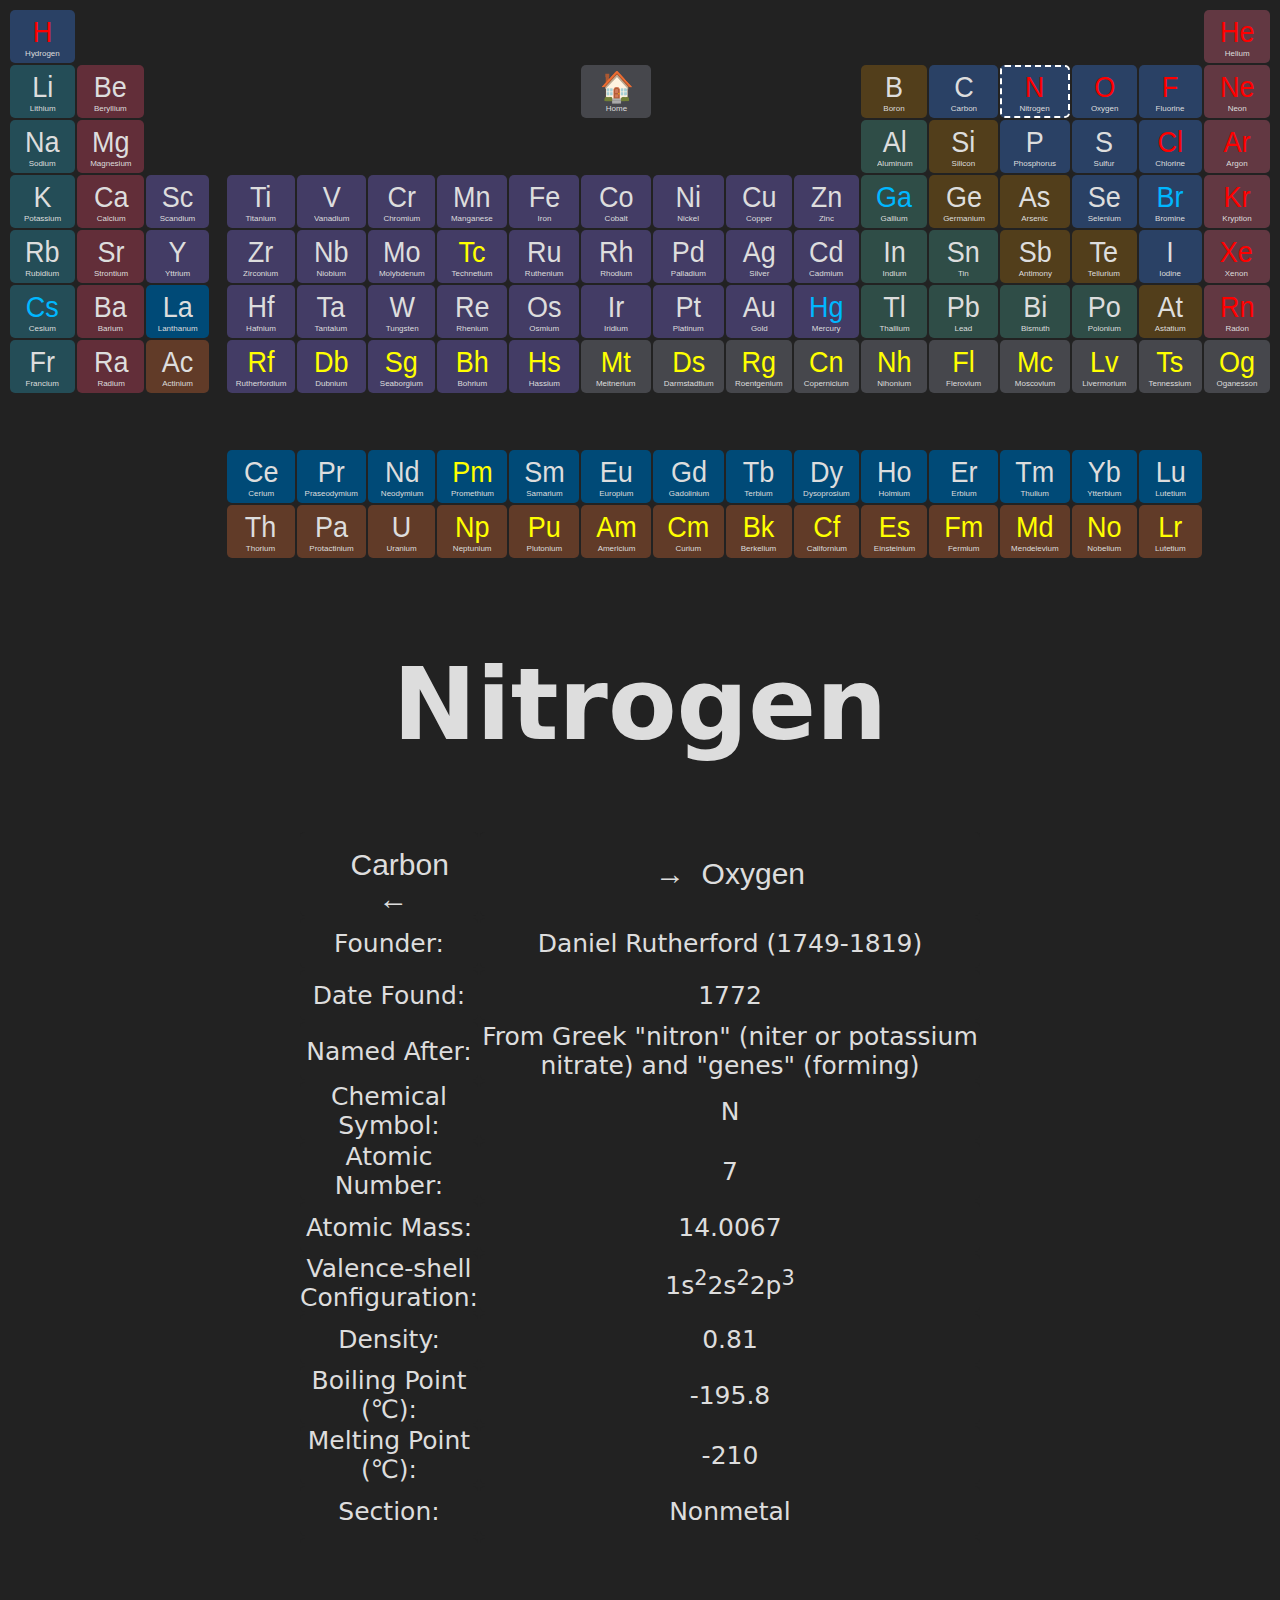
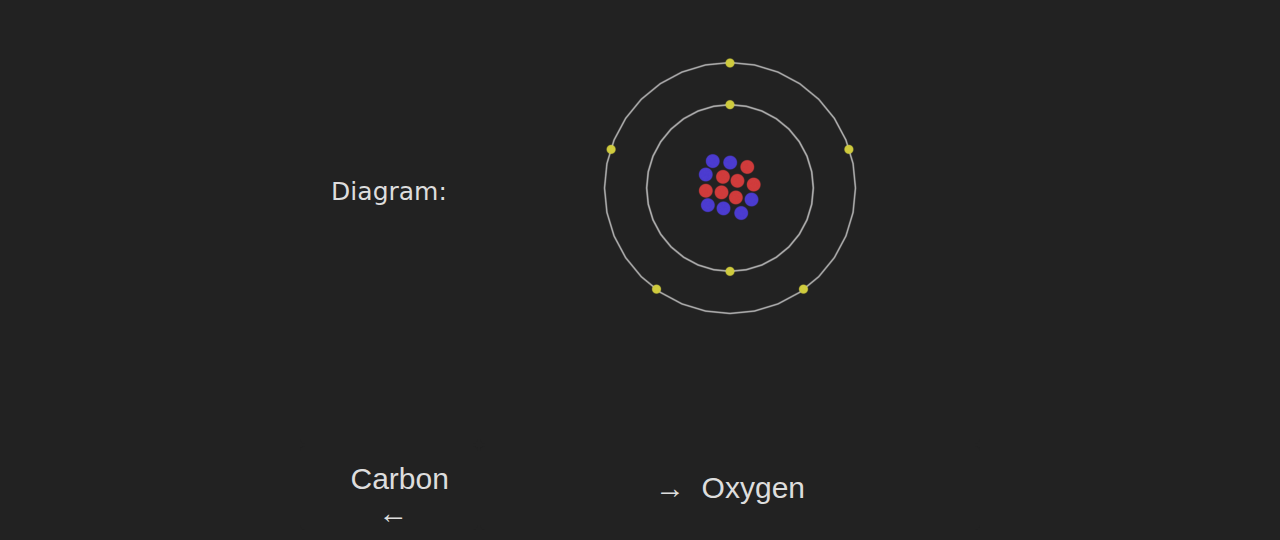
<file: nitrogen.html>
<!DOCTYPE html>
<html>
    <head>
        <title>Nitrogen</title>
        <link rel="stylesheet" href="element.css">
    </head>
    <body>
        <table>
            <tr>
                <td class="non"><a href="./hydrogen.html"><button class="non"><p class="gas">H</p><p>Hydrogen</p></button></a></td>
                <td></td>
                <td></td>
                <td class="spacer"></td>
                <td></td>
                <td></td>
                <td></td>
                <td></td>
                <td></td>
                <td></td>
                <td></td>
                <td></td>
                <td></td>
                <td></td>
                <td></td>
                <td></td>
                <td></td>
                <td></td>
                <td class="noble"><a href="./helium.html"><button class="noble"><p class="gas">He</p><p>Helium</p></button></a></td>
            </tr>
            <tr>
                <td class="alkali"><a href="./lithium.html"><button class="alkali"><p class="solid">Li</p><p>Lithium</p></button></a></td>
                <td class="alkaline"><a href="./beryllium.html"><button class="alkaline"><p class="solid">Be</p><p>Beryllium</p></button></a></td>
                <td></td>
                <td class="spacer"></td>
                <td></td>
                <td></td>
                <td></td>
                <td></td>
                <td></td>
                <td class="unknown"><a href="./index.html"><button class="unknown"><p class="synthetic">🏠</p><p>Home</p></button></a></td>
                <td></td>
                <td></td>
                <td></td>
                <td class="metalloids"><a href="./boron.html"><button class="metalloids"><p class="solid">B</p><p>Boron</p></button></a></td>
                <td class="non"><a href="./carbon.html"><button class="non"><p class="solid">C</p><p>Carbon</p></button></a></td>
                <td class="non current"><a href="./nitrogen.html"><button class="non"><p class="gas">N</p><p>Nitrogen</p></button></a></td>
                <td class="non"><a href="./oxygen.html"><button class="non"><p class="gas">O</p><p>Oxygen</p></button></a></td>
                <td class="non"><a href="./fluorine.html"><button class="non"><p class="gas">F</p><p>Fluorine</p></button></a></td>
                <td class="noble"><a href="./neon.html"><button class="noble"><p class="gas">Ne</p><p>Neon</p></button></a></td>
            </tr>
            <tr>
                <td class="alkali"><a href="./sodium.html"><button class="alkali"><p class="solid">Na</p><p>Sodium</p></button></a></td>
                <td class="alkaline"><a href="./magnesium.html"><button class="alkaline"><p class="solid">Mg</p><p>Magnesium</p></button></a></td>
                <td></td>
                <td class="spacer"></td>
                <td></td>
                <td></td>
                <td></td>
                <td></td>
                <td></td>
                <td></td>
                <td></td>
                <td></td>
                <td></td>
                <td class="post-trans"><a href="./aluminum.html"><button class="post-trans"><p class="solid">Al</p><p>Aluminum</p></button></a></td>
                <td class="metalloids"><a href="./silicon.html"><button class="metalloids"><p class="solid">Si</p><p>Silicon</p></button></a></td>
                <td class="non"><a href="./phosphorus.html"><button class="non"><p class="solid">P</p><p>Phosphorus</p></button></a></td>
                <td class="non"><a href="./sulfur.html"><button class="non"><p class="solid">S</p><p>Sulfur</p></button></a></td>
                <td class="non"><a href="./chlorine.html"><button class="non"><p class="gas">Cl</p><p>Chlorine</p></button></a></td>
                <td class="noble"><a href="./argon.html"><button class="noble"><p class="gas">Ar</p><p>Argon</p></button></a></td>
            </tr>
            <tr>
                <td class="alkali"><a href="./potassium.html"><button class="alkali"><p class="solid">K</p><p>Potassium</p></button></a></td>
                <td class="alkaline"><a href="./calcium.html"><button class="alkaline"><p class="solid">Ca</p><p>Calcium</p></button></a></td>
                <td class="trans"><a href="./scandium.html"><button class="trans"><p class="solid">Sc</p><p>Scandium</p></button></a></td>
                <td class="spacer"></td>
                <td class="trans"><a href="./titanium.html"><button class="trans"><p class="solid">Ti</p><p>Titanium</p></button></a></td>
                <td class="trans"><a href="./vanadium.html"><button class="trans"><p class="solid">V</p><p>Vanadium</p></button></a></td>
                <td class="trans"><a href="./chromium.html"><button class="trans"><p class="solid">Cr</p><p>Chromium</p></button></a></td>
                <td class="trans"><a href="./manganese.html"><button class="trans"><p class="solid">Mn</p><p>Manganese</p></button></a></td>
                <td class="trans"><a href="./iron.html"><button class="trans"><p class="solid">Fe</p><p>Iron</p></button></a></td>
                <td class="trans"><a href="./cobalt.html"><button class="trans"><p class="solid">Co</p><p>Cobalt</p></button></a></td>
                <td class="trans"><a href="./nickel.html"><button class="trans"><p class="solid">Ni</p><p>Nickel</p></button></a></td>
                <td class="trans"><a href="./copper.html"><button class="trans"><p class="solid">Cu</p><p>Copper</p></button></a></td>
                <td class="trans"><a href="./zinc.html"><button class="trans"><p class="solid">Zn</p><p>Zinc</p></button></a></td>
                <td class="post-trans"><a href="./gallium.html"><button class="post-trans"><p class="liquid">Ga</p><p>Gallium</p></button></a></td>
                <td class="metalloids"><a href="./germanium.html"><button class="metalloids"><p class="solid">Ge</p><p>Germanium</p></button></a></td>
                <td class="metalloids"><a href="./arsenic.html"><button class="metalloids"><p class="solid">As</p><p>Arsenic</p></button></a></td>
                <td class="non"><a href="./selenium.html"><button class="non"><p class="solid">Se</p><p>Selenium</p></button></a></td>
                <td class="non"><a href="./bromine.html"><button class="non"><p class="liquid">Br</p><p>Bromine</p></button></a></td>
                <td class="noble"><a href="./kryption.html"><button class="noble"><p class="gas">Kr</p><p>Kryption</p></button></a></td>
            </tr>
            <tr>
                <td class="alkali"><a href="./rubidium.html"><button class="alkali"><p class="solid">Rb</p><p>Rubidium</p></button></a></td>
                <td class="alkaline"><a href="./strontium.html"><button class="alkaline"><p class="solid">Sr</p><p>Strontium</p></button></a></td>
                <td class="trans"><a href="./yttrium.html"><button class="trans"><p class="solid">Y</p><p>Yttrium</p></button></a></td>
                <td class="spacer"></td>
                <td class="trans"><a href="./zirconium.html"><button class="trans"><p class="solid">Zr</p><p>Zirconium</p></button></a></td>
                <td class="trans"><a href="./niobium.html"><button class="trans"><p class="solid">Nb</p><p>Niobium</p></button></a></td>
                <td class="trans"><a href="./molybdenum.html"><button class="trans"><p class="solid">Mo</p><p>Molybdenum</p></button></a></td>
                <td class="trans"><a href="./technetium.html"><button class="trans"><p class="synthetic">Tc</p><p>Technetium</p></button></a></td>
                <td class="trans"><a href="./ruthenium.html"><button class="trans"><p class="solid">Ru</p><p>Ruthenium</p></button></a></td>
                <td class="trans"><a href="./rhodium.html"><button class="trans"><p class="solid">Rh</p><p>Rhodium</p></button></a></td>
                <td class="trans"><a href="./palladium.html"><button class="trans"><p class="solid">Pd</p><p>Palladium</p></button></a></td>
                <td class="trans"><a href="./silver.html"><button class="trans"><p class="solid">Ag</p><p>Silver</p></button></a></td>
                <td class="trans"><a href="./cadmium.html"><button class="trans"><p class="solid">Cd</p><p>Cadmium</p></button></a></td>
                <td class="post-trans"><a href="./indium.html"><button class="post-trans"><p class="solid">In</p><p>Indium</p></button></a></td>
                <td class="post-trans"><a href="./tin.html"><button class="post-trans"><p class="solid">Sn</p><p>Tin</p></button></a></td>
                <td class="metalloids"><a href="./antimony.html"><button class="metalloids"><p class="solid">Sb</p><p>Antimony</p></button></a></td>
                <td class="metalloids"><a href="./tellurium.html"><button class="metalloids"><p class="solid">Te</p><p>Tellurium</p></button></a></td>
                <td class="non"><a href="./iodine.html"><button class="non"><p class="solid">I</p><p>Iodine</p></button></a></td>
                <td class="noble"><a href="./xenon.html"><button class="noble"><p class="gas">Xe</p><p>Xenon</p></button></a></td>
            </tr>
            <tr>
                <td class="alkali"><a href="./cesium.html"><button class="alkali"><p class="liquid">Cs</p><p>Cesium</p></button></a></td>
                <td class="alkaline"><a href="./barium.html"><button class="alkaline"><p class="solid">Ba</p><p>Barium</p></button></a></td>
                <td class="lanth"><a href="./lanthanum.html"><button class="lanth"><p class="solid">La</p><p>Lanthanum</p></button></a></td>
                <td class="spacer"></td>
                <td class="trans"><a href="./hafnium.html"><button class="trans"><p class="solid">Hf</p><p>Hafnium</p></button></a></td>
                <td class="trans"><a href="./tantalum.html"><button class="trans"><p class="solid">Ta</p><p>Tantalum</p></button></a></td>
                <td class="trans"><a href="./tungsten.html"><button class="trans"><p class="solid">W</p><p>Tungsten</p></button></a></td>
                <td class="trans"><a href="./rhenium.html"><button class="trans"><p class="solid">Re</p><p>Rhenium</p></button></a></td>
                <td class="trans"><a href="./osmium.html"><button class="trans"><p class="solid">Os</p><p>Osmium</p></button></a></td>
                <td class="trans"><a href="./iridium.html"><button class="trans"><p class="solid">Ir</p><p>Iridium</p></button></a></td>
                <td class="trans"><a href="./platinum.html"><button class="trans"><p class="solid">Pt</p><p>Platinum</p></button></a></td>
                <td class="trans"><a href="./gold.html"><button class="trans"><p class="solid">Au</p><p>Gold</p></button></a></td>
                <td class="trans"><a href="./mercury.html"><button class="trans"><p class="liquid">Hg</p><p>Mercury</p></button></a></td>
                <td class="post-trans"><a href="./thallium.html"><button class="post-trans"><p class="solid">Tl</p><p>Thallium</p></button></a></td>
                <td class="post-trans"><a href="./lead.html"><button class="post-trans"><p class="solid">Pb</p><p>Lead</p></button></a></td>
                <td class="post-trans"><a href="./bismuth.html"><button class="post-trans"><p class="solid">Bi</p><p>Bismuth</p></button></a></td>
                <td class="post-trans"><a href="./polonium.html"><button class="post-trans"><p class="solid">Po</p><p>Polonium</p></button></a></td>
                <td class="metalloids"><a href="./astatine.html"><button class="metalloids"><p class="solid">At</p><p>Astatium</p></button></a></td>
                <td class="noble"><a href="./radon.html"><button class="noble"><p class="gas">Rn</p><p>Radon</p></button></a></td>
            </tr>
            <tr>
                <td class="alkali"><a href="./francium.html"><button class="alkali"><p class="solid">Fr</p><p>Francium</p></button></a></td>
                <td class="alkaline"><a href="./radium.html"><button class="alkaline"><p class="solid">Ra</p><p>Radium</p></button></a></td>
                <td class="acts"><a href="./actinium.html"><button class="acts"><p class="solid">Ac</p><p>Actinium</p></button></a></td>
                <td class="spacer"></td>
                <td class="trans"><a href="./rutherfordium.html"><button class="trans"><p class="synthetic">Rf</p><p>Rutherfordium</p></button></a></td>
                <td class="trans"><a href="./dubnium.html"><button class="trans"><p class="synthetic">Db</p><p>Dubnium</p></button></a></td>
                <td class="trans"><a href="./seaborgium.html"><button class="trans"><p class="synthetic">Sg</p><p>Seaborgium</p></button></a></td>
                <td class="trans"><a href="./bohrium.html"><button class="trans"><p class="synthetic">Bh</p><p>Bohrium</p></button></a></td>
                <td class="trans"><a href="./hassium.html"><button class="trans"><p class="synthetic">Hs</p><p>Hassium</p></button></a></td>
                <td class="unknown"><a href="./meitnerium.html"><button class="unknown"><p class="synthetic">Mt</p><p>Meitnerium</p></button></a></td>
                <td class="unknown"><a href="./darmstadtium.html"><button class="unknown"><p class="synthetic">Ds</p><p>Darmstadtium</p></button></a></td>
                <td class="unknown"><a href="./roentgenium.html"><button class="unknown"><p class="synthetic">Rg</p><p>Roentgenium</p></button></a></td>
                <td class="unknown"><a href="./copernicium.html"><button class="unknown"><p class="synthetic">Cn</p><p>Copernicium</p></button></a></td>
                <td class="unknown"><a href="./nihonium.html"><button class="unknown"><p class="synthetic">Nh</p><p>Nihonium</p></button></a></td>
                <td class="unknown"><a href="./flerovium.html"><button class="unknown"><p class="synthetic">Fl</p><p>Flerovium</p></button></a></td>
                <td class="unknown"><a href="./moscovium.html"><button class="unknown"><p class="synthetic">Mc</p><p>Moscovium</p></button></a></td>
                <td class="unknown"><a href="./livermorium.html"><button class="unknown"><p class="synthetic">Lv</p><p>Livermorium</p></button></a></td>
                <td class="unknown"><a href="./tennessine.html"><button class="unknown"><p class="synthetic">Ts</p><p>Tennessium</p></button></a></td>
                <td class="unknown"><a href="./oganesson.html"><button class="unknown"><p class="synthetic">Og</p><p>Oganesson</p></button></a></td>
            </tr>
            <tr>
                <td class="spacer"></td>
                <td class="spacer"></td>
                <td class="spacer"></td>
                <td class="spacer"></td>
                <td class="spacer"></td>
                <td class="spacer"></td>
                <td class="spacer"></td>
                <td class="spacer"></td>
                <td class="spacer"></td>
                <td class="spacer"></td>
                <td class="spacer"></td>
                <td class="spacer"></td>
                <td class="spacer"></td>
                <td class="spacer"></td>
                <td class="spacer"></td>
                <td class="spacer"></td>
                <td class="spacer"></td>
                <td class="spacer"></td>
                <td class="spacer"></td>
            </tr>
            <tr>
                <td></td>
                <td></td>
                <td></td>
                <td class="spacer"></td>
                <td class="lanth"><a href="./cerium.html"><button class="lanth"><p class="solid">Ce</p><p>Cerium</p></button></a></td>
                <td class="lanth"><a href="./praseodymium.html"><button class="lanth"><p class="solid">Pr</p><p>Praseodymium</p></button></a></td>
                <td class="lanth"><a href="./neodymium.html"><button class="lanth"><p class="solid">Nd</p><p>Neodymium</p></button></a></td>
                <td class="lanth"><a href="./promethium.html"><button class="lanth"><p class="synthetic">Pm</p><p>Promethium</p></button></a></td>
                <td class="lanth"><a href="./samarium.html"><button class="lanth"><p class="solid">Sm</p><p>Samarium</p></button></a></td>
                <td class="lanth"><a href="./europium.html"><button class="lanth"><p class="solid">Eu</p><p>Europium</p></button></a></td>
                <td class="lanth"><a href="./gadolinium.html"><button class="lanth"><p class="solid">Gd</p><p>Gadolinium</p></button></a></td>
                <td class="lanth"><a href="./terbium.html"><button class="lanth"><p class="solid">Tb</p><p>Terbium</p></button></a></td>
                <td class="lanth"><a href="./dysoprosium.html"><button class="lanth"><p class="solid">Dy</p><p>Dysoprosium</p></button></a></td>
                <td class="lanth"><a href="./holmium.html"><button class="lanth"><p class="solid">Ho</p><p>Holmium</p></button></a></td>
                <td class="lanth"><a href="./erbium.html"><button class="lanth"><p class="solid">Er</p><p>Erbium</p></button></a></td>
                <td class="lanth"><a href="./thulium.html"><button class="lanth"><p class="solid">Tm</p><p>Thulium</p></button></a></td>
                <td class="lanth"><a href="./ytterbium.html"><button class="lanth"><p class="solid">Yb</p><p>Ytterbium</p></button></a></td>
                <td class="lanth"><a href="./lutetium.html"><button class="lanth"><p class="solid">Lu</p><p>Lutetium</p></button></a></td>
                <td></td>
            </tr>
            <tr>
                <td></td>
                <td></td>
                <td></td>
                <td class="spacer"></td>
                <td class="acts"><a href="./thorium.html"><button class="acts"><p class="solid">Th</p><p>Thorium</p></button></a></td>
                <td class="acts"><a href="./protactinium.html"><button class="acts"><p class="solid">Pa</p><p>Protactinium</p></button></a></td>
                <td class="acts"><a href="./yranium.html"><button class="acts"><p class="solid">U</p><p>Uranium</p></button></a></td>
                <td class="acts"><a href="./neptunium.html"><button class="acts"><p class="synthetic">Np</p><p>Neptunium</p></button></a></td>
                <td class="acts"><a href="./plutonium.html"><button class="acts"><p class="synthetic">Pu</p><p>Plutonium</p></button></a></td>
                <td class="acts"><a href="./americium.html"><button class="acts"><p class="synthetic">Am</p><p>Americium</p></button></a></td>
                <td class="acts"><a href="./curium.html"><button class="acts"><p class="synthetic">Cm</p><p>Curium</p></button></a></td>
                <td class="acts"><a href="./berkelium.html"><button class="acts"><p class="synthetic">Bk</p><p>Berkelium</p></button></a></td>
                <td class="acts"><a href="./californium.html"><button class="acts"><p class="synthetic">Cf</p><p>Californium</p></button></a></td>
                <td class="acts"><a href="./einsteinium.html"><button class="acts"><p class="synthetic">Es</p><p>Einsteinium</p></button></a></td>
                <td class="acts"><a href="./fermium.html"><button class="acts"><p class="synthetic">Fm</p><p>Fermium</p></button></a></td>
                <td class="acts"><a href="./mendelevium.html"><button class="acts"><p class="synthetic">Md</p><p>Mendelevium</p></button></a></td>
                <td class="acts"><a href="./nobelium.html"><button class="acts"><p class="synthetic">No</p><p>Nobelium</p></button></a></td>
                <td class="acts"><a href="./lawrencium.html"><button class="acts"><p class="synthetic">Lr</p><p>Lutetium</p></button></a></td>
                <td></td>
            </tr>
        </table>
        <br>
        <h1>Nitrogen</h1>
        <table class="info">
            <tr class="info">
                <td class="nav"><a href="carbon.html"><button class="nav">Carbon &nbsp;←</button></a></td>
                <td class="nav"><a href="oxygen.html"><button class="nav">→ &nbsp;Oxygen</button></a></td>
            </tr>
            <tr class="info">
                <td>Founder:</td>
                <td>Daniel Rutherford (1749-1819)</td>
            </tr>
            <tr class="info">
                <td>Date Found:</td>
                <td>1772</td>
            </tr>
            <tr class="info">
                <td>Named After:</td>
                <td>From Greek "nitron" (niter or potassium nitrate) and "genes" (forming)</td>
            </tr>
            <tr class="info">
                <td>Chemical Symbol:</td>
                <td>N</td>
            </tr>
            <tr class="info">
                <td>Atomic Number:</td>
                <td>7</td>
            </tr>
            <tr class="info">
                <td>Atomic Mass:</td>
                <td>14.0067</td>
            </tr>
            <tr class="info">
                <td>Valence-shell Configuration:</td>
                <td>1s<sup>2</sup>2s<sup>2</sup>2p<sup>3</sup></td>
            </tr>
            <tr class="info">
                <td>Density:</td>
                <td>0.81</td>
            </tr>
            <tr class="info">
                <td>Boiling Point (℃):</td>
                <td>-195.8</td>
            </tr>
            <tr class="info">
                <td>Melting Point (℃):</td>
                <td>-210</td>
            </tr>
            <tr class="info">
                <td>Section:</td>
                <td>Nonmetal</td>
            </tr>
            <tr class="info">
                <td>Diagram:</td>
                <td><img src="nitrogen.png"></td>
            </tr>
            <tr class="info">
                <td class="nav"><a href="carbon.html"><button class="nav">Carbon &nbsp;←</button></a></td>
                <td class="nav"><a href="oxygen.html"><button class="nav">→ &nbsp;Oxygen</button></a></td>
            </tr>
        </table>
    </body>
</html>
</file>
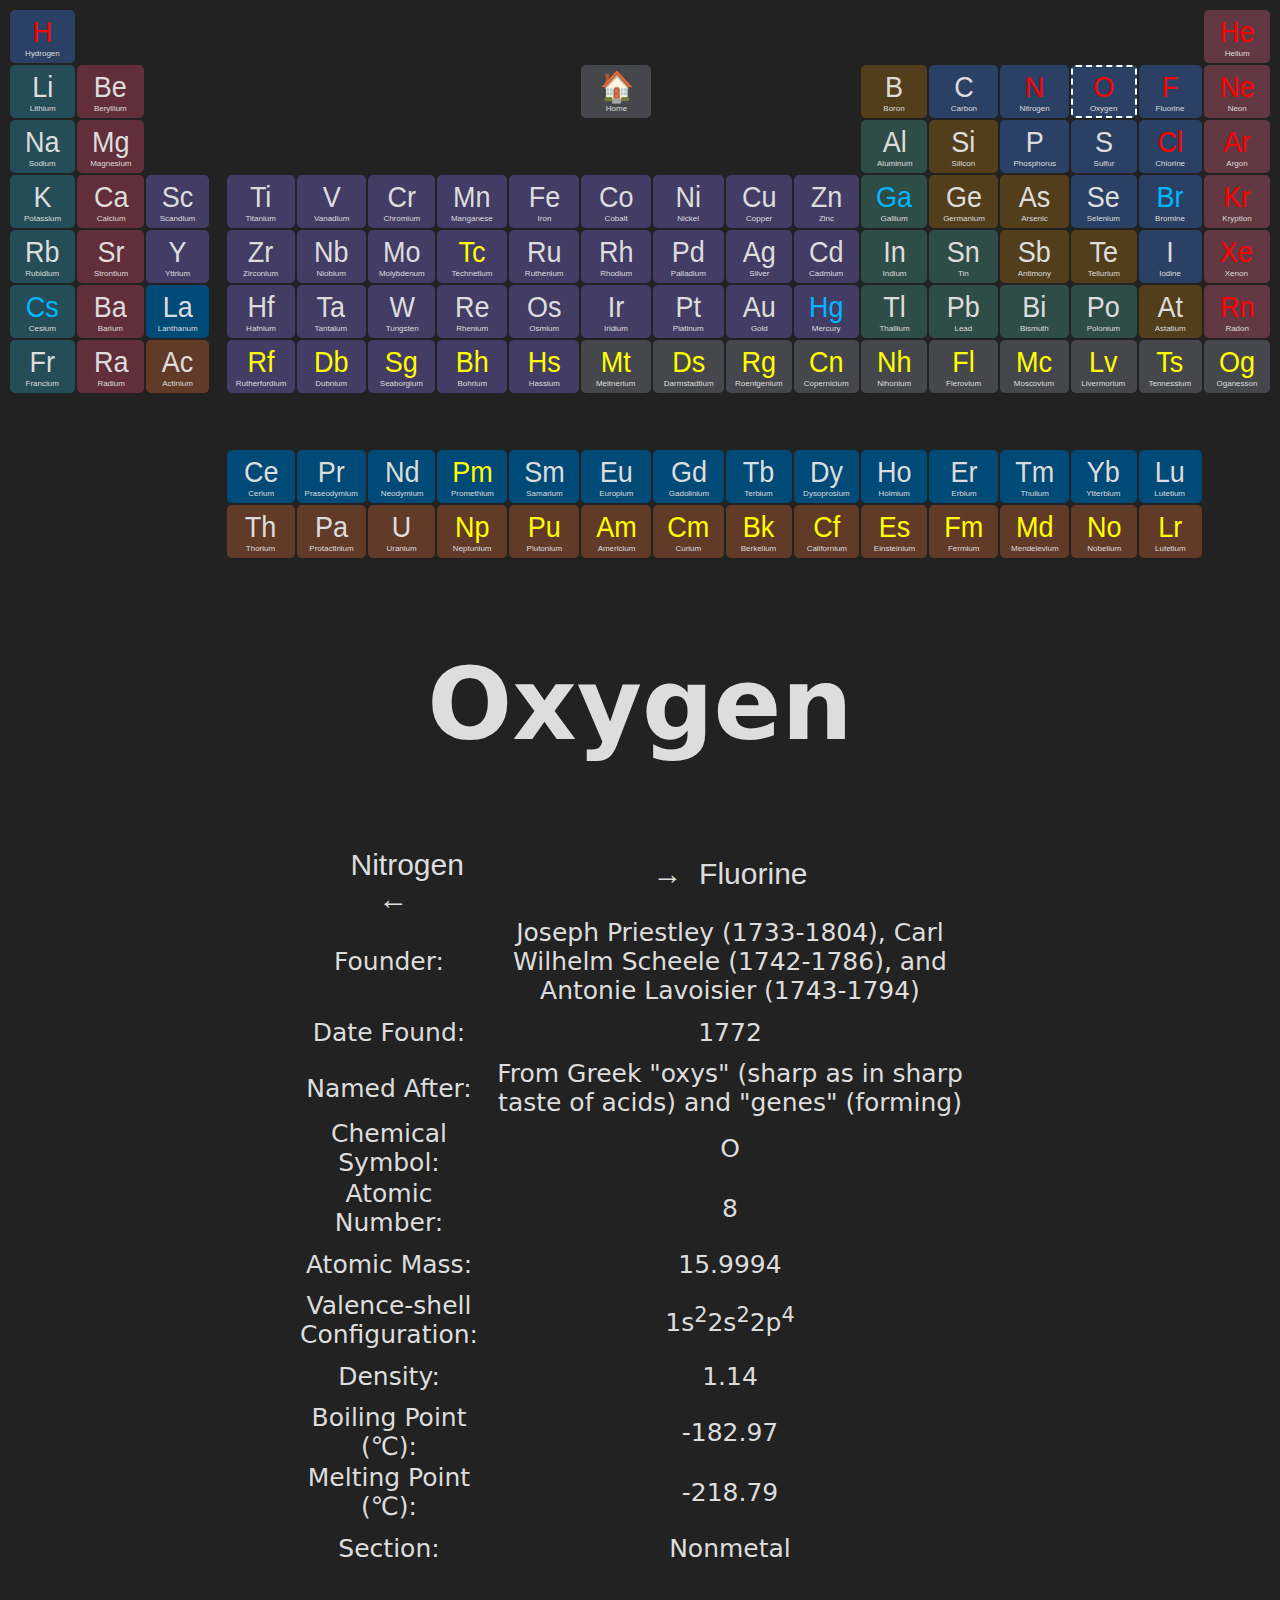
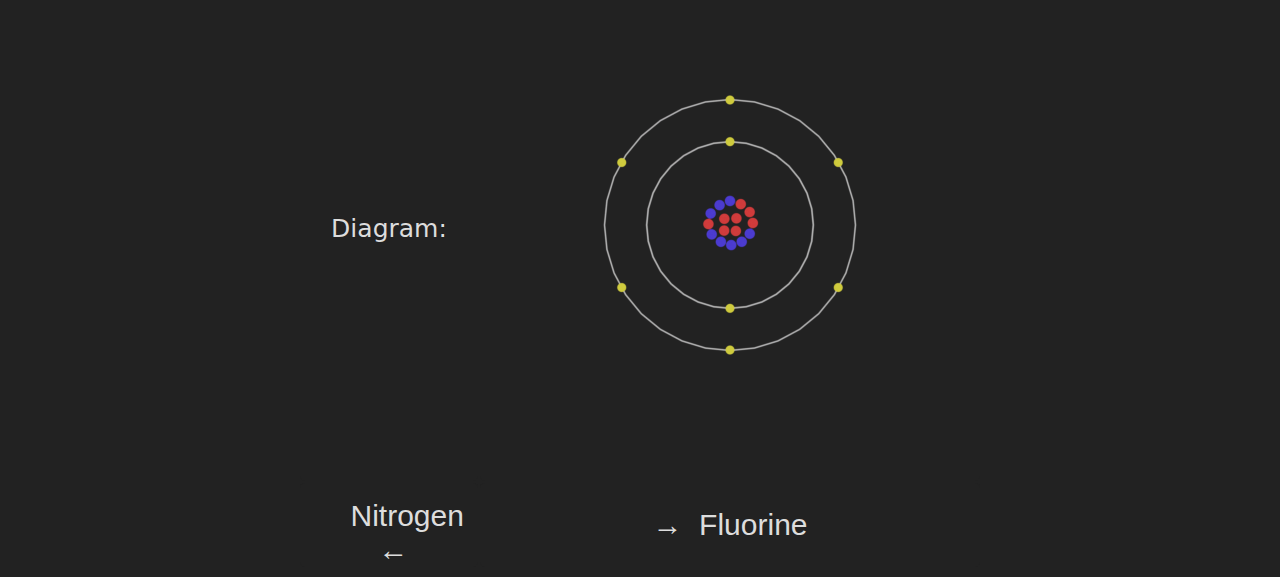
<file: oxygen.html>
<!DOCTYPE html>
<html>
    <head>
        <title>Oxygen</title>
        <link rel="stylesheet" href="element.css">
    </head>
    <body>
        <table>
            <tr>
                <td class="non"><a href="./hydrogen.html"><button class="non"><p class="gas">H</p><p>Hydrogen</p></button></a></td>
                <td></td>
                <td></td>
                <td class="spacer"></td>
                <td></td>
                <td></td>
                <td></td>
                <td></td>
                <td></td>
                <td></td>
                <td></td>
                <td></td>
                <td></td>
                <td></td>
                <td></td>
                <td></td>
                <td></td>
                <td></td>
                <td class="noble"><a href="./helium.html"><button class="noble"><p class="gas">He</p><p>Helium</p></button></a></td>
            </tr>
            <tr>
                <td class="alkali"><a href="./lithium.html"><button class="alkali"><p class="solid">Li</p><p>Lithium</p></button></a></td>
                <td class="alkaline"><a href="./beryllium.html"><button class="alkaline"><p class="solid">Be</p><p>Beryllium</p></button></a></td>
                <td></td>
                <td class="spacer"></td>
                <td></td>
                <td></td>
                <td></td>
                <td></td>
                <td></td>
                <td class="unknown"><a href="./index.html"><button class="unknown"><p class="synthetic">🏠</p><p>Home</p></button></a></td>
                <td></td>
                <td></td>
                <td></td>
                <td class="metalloids"><a href="./boron.html"><button class="metalloids"><p class="solid">B</p><p>Boron</p></button></a></td>
                <td class="non"><a href="./carbon.html"><button class="non"><p class="solid">C</p><p>Carbon</p></button></a></td>
                <td class="non"><a href="./nitrogen.html"><button class="non"><p class="gas">N</p><p>Nitrogen</p></button></a></td>
                <td class="non current"><a href="./oxygen.html"><button class="non"><p class="gas">O</p><p>Oxygen</p></button></a></td>
                <td class="non"><a href="./fluorine.html"><button class="non"><p class="gas">F</p><p>Fluorine</p></button></a></td>
                <td class="noble"><a href="./neon.html"><button class="noble"><p class="gas">Ne</p><p>Neon</p></button></a></td>
            </tr>
            <tr>
                <td class="alkali"><a href="./sodium.html"><button class="alkali"><p class="solid">Na</p><p>Sodium</p></button></a></td>
                <td class="alkaline"><a href="./magnesium.html"><button class="alkaline"><p class="solid">Mg</p><p>Magnesium</p></button></a></td>
                <td></td>
                <td class="spacer"></td>
                <td></td>
                <td></td>
                <td></td>
                <td></td>
                <td></td>
                <td></td>
                <td></td>
                <td></td>
                <td></td>
                <td class="post-trans"><a href="./aluminum.html"><button class="post-trans"><p class="solid">Al</p><p>Aluminum</p></button></a></td>
                <td class="metalloids"><a href="./silicon.html"><button class="metalloids"><p class="solid">Si</p><p>Silicon</p></button></a></td>
                <td class="non"><a href="./phosphorus.html"><button class="non"><p class="solid">P</p><p>Phosphorus</p></button></a></td>
                <td class="non"><a href="./sulfur.html"><button class="non"><p class="solid">S</p><p>Sulfur</p></button></a></td>
                <td class="non"><a href="./chlorine.html"><button class="non"><p class="gas">Cl</p><p>Chlorine</p></button></a></td>
                <td class="noble"><a href="./argon.html"><button class="noble"><p class="gas">Ar</p><p>Argon</p></button></a></td>
            </tr>
            <tr>
                <td class="alkali"><a href="./potassium.html"><button class="alkali"><p class="solid">K</p><p>Potassium</p></button></a></td>
                <td class="alkaline"><a href="./calcium.html"><button class="alkaline"><p class="solid">Ca</p><p>Calcium</p></button></a></td>
                <td class="trans"><a href="./scandium.html"><button class="trans"><p class="solid">Sc</p><p>Scandium</p></button></a></td>
                <td class="spacer"></td>
                <td class="trans"><a href="./titanium.html"><button class="trans"><p class="solid">Ti</p><p>Titanium</p></button></a></td>
                <td class="trans"><a href="./vanadium.html"><button class="trans"><p class="solid">V</p><p>Vanadium</p></button></a></td>
                <td class="trans"><a href="./chromium.html"><button class="trans"><p class="solid">Cr</p><p>Chromium</p></button></a></td>
                <td class="trans"><a href="./manganese.html"><button class="trans"><p class="solid">Mn</p><p>Manganese</p></button></a></td>
                <td class="trans"><a href="./iron.html"><button class="trans"><p class="solid">Fe</p><p>Iron</p></button></a></td>
                <td class="trans"><a href="./cobalt.html"><button class="trans"><p class="solid">Co</p><p>Cobalt</p></button></a></td>
                <td class="trans"><a href="./nickel.html"><button class="trans"><p class="solid">Ni</p><p>Nickel</p></button></a></td>
                <td class="trans"><a href="./copper.html"><button class="trans"><p class="solid">Cu</p><p>Copper</p></button></a></td>
                <td class="trans"><a href="./zinc.html"><button class="trans"><p class="solid">Zn</p><p>Zinc</p></button></a></td>
                <td class="post-trans"><a href="./gallium.html"><button class="post-trans"><p class="liquid">Ga</p><p>Gallium</p></button></a></td>
                <td class="metalloids"><a href="./germanium.html"><button class="metalloids"><p class="solid">Ge</p><p>Germanium</p></button></a></td>
                <td class="metalloids"><a href="./arsenic.html"><button class="metalloids"><p class="solid">As</p><p>Arsenic</p></button></a></td>
                <td class="non"><a href="./selenium.html"><button class="non"><p class="solid">Se</p><p>Selenium</p></button></a></td>
                <td class="non"><a href="./bromine.html"><button class="non"><p class="liquid">Br</p><p>Bromine</p></button></a></td>
                <td class="noble"><a href="./kryption.html"><button class="noble"><p class="gas">Kr</p><p>Kryption</p></button></a></td>
            </tr>
            <tr>
                <td class="alkali"><a href="./rubidium.html"><button class="alkali"><p class="solid">Rb</p><p>Rubidium</p></button></a></td>
                <td class="alkaline"><a href="./strontium.html"><button class="alkaline"><p class="solid">Sr</p><p>Strontium</p></button></a></td>
                <td class="trans"><a href="./yttrium.html"><button class="trans"><p class="solid">Y</p><p>Yttrium</p></button></a></td>
                <td class="spacer"></td>
                <td class="trans"><a href="./zirconium.html"><button class="trans"><p class="solid">Zr</p><p>Zirconium</p></button></a></td>
                <td class="trans"><a href="./niobium.html"><button class="trans"><p class="solid">Nb</p><p>Niobium</p></button></a></td>
                <td class="trans"><a href="./molybdenum.html"><button class="trans"><p class="solid">Mo</p><p>Molybdenum</p></button></a></td>
                <td class="trans"><a href="./technetium.html"><button class="trans"><p class="synthetic">Tc</p><p>Technetium</p></button></a></td>
                <td class="trans"><a href="./ruthenium.html"><button class="trans"><p class="solid">Ru</p><p>Ruthenium</p></button></a></td>
                <td class="trans"><a href="./rhodium.html"><button class="trans"><p class="solid">Rh</p><p>Rhodium</p></button></a></td>
                <td class="trans"><a href="./palladium.html"><button class="trans"><p class="solid">Pd</p><p>Palladium</p></button></a></td>
                <td class="trans"><a href="./silver.html"><button class="trans"><p class="solid">Ag</p><p>Silver</p></button></a></td>
                <td class="trans"><a href="./cadmium.html"><button class="trans"><p class="solid">Cd</p><p>Cadmium</p></button></a></td>
                <td class="post-trans"><a href="./indium.html"><button class="post-trans"><p class="solid">In</p><p>Indium</p></button></a></td>
                <td class="post-trans"><a href="./tin.html"><button class="post-trans"><p class="solid">Sn</p><p>Tin</p></button></a></td>
                <td class="metalloids"><a href="./antimony.html"><button class="metalloids"><p class="solid">Sb</p><p>Antimony</p></button></a></td>
                <td class="metalloids"><a href="./tellurium.html"><button class="metalloids"><p class="solid">Te</p><p>Tellurium</p></button></a></td>
                <td class="non"><a href="./iodine.html"><button class="non"><p class="solid">I</p><p>Iodine</p></button></a></td>
                <td class="noble"><a href="./xenon.html"><button class="noble"><p class="gas">Xe</p><p>Xenon</p></button></a></td>
            </tr>
            <tr>
                <td class="alkali"><a href="./cesium.html"><button class="alkali"><p class="liquid">Cs</p><p>Cesium</p></button></a></td>
                <td class="alkaline"><a href="./barium.html"><button class="alkaline"><p class="solid">Ba</p><p>Barium</p></button></a></td>
                <td class="lanth"><a href="./lanthanum.html"><button class="lanth"><p class="solid">La</p><p>Lanthanum</p></button></a></td>
                <td class="spacer"></td>
                <td class="trans"><a href="./hafnium.html"><button class="trans"><p class="solid">Hf</p><p>Hafnium</p></button></a></td>
                <td class="trans"><a href="./tantalum.html"><button class="trans"><p class="solid">Ta</p><p>Tantalum</p></button></a></td>
                <td class="trans"><a href="./tungsten.html"><button class="trans"><p class="solid">W</p><p>Tungsten</p></button></a></td>
                <td class="trans"><a href="./rhenium.html"><button class="trans"><p class="solid">Re</p><p>Rhenium</p></button></a></td>
                <td class="trans"><a href="./osmium.html"><button class="trans"><p class="solid">Os</p><p>Osmium</p></button></a></td>
                <td class="trans"><a href="./iridium.html"><button class="trans"><p class="solid">Ir</p><p>Iridium</p></button></a></td>
                <td class="trans"><a href="./platinum.html"><button class="trans"><p class="solid">Pt</p><p>Platinum</p></button></a></td>
                <td class="trans"><a href="./gold.html"><button class="trans"><p class="solid">Au</p><p>Gold</p></button></a></td>
                <td class="trans"><a href="./mercury.html"><button class="trans"><p class="liquid">Hg</p><p>Mercury</p></button></a></td>
                <td class="post-trans"><a href="./thallium.html"><button class="post-trans"><p class="solid">Tl</p><p>Thallium</p></button></a></td>
                <td class="post-trans"><a href="./lead.html"><button class="post-trans"><p class="solid">Pb</p><p>Lead</p></button></a></td>
                <td class="post-trans"><a href="./bismuth.html"><button class="post-trans"><p class="solid">Bi</p><p>Bismuth</p></button></a></td>
                <td class="post-trans"><a href="./polonium.html"><button class="post-trans"><p class="solid">Po</p><p>Polonium</p></button></a></td>
                <td class="metalloids"><a href="./astatine.html"><button class="metalloids"><p class="solid">At</p><p>Astatium</p></button></a></td>
                <td class="noble"><a href="./radon.html"><button class="noble"><p class="gas">Rn</p><p>Radon</p></button></a></td>
            </tr>
            <tr>
                <td class="alkali"><a href="./francium.html"><button class="alkali"><p class="solid">Fr</p><p>Francium</p></button></a></td>
                <td class="alkaline"><a href="./radium.html"><button class="alkaline"><p class="solid">Ra</p><p>Radium</p></button></a></td>
                <td class="acts"><a href="./actinium.html"><button class="acts"><p class="solid">Ac</p><p>Actinium</p></button></a></td>
                <td class="spacer"></td>
                <td class="trans"><a href="./rutherfordium.html"><button class="trans"><p class="synthetic">Rf</p><p>Rutherfordium</p></button></a></td>
                <td class="trans"><a href="./dubnium.html"><button class="trans"><p class="synthetic">Db</p><p>Dubnium</p></button></a></td>
                <td class="trans"><a href="./seaborgium.html"><button class="trans"><p class="synthetic">Sg</p><p>Seaborgium</p></button></a></td>
                <td class="trans"><a href="./bohrium.html"><button class="trans"><p class="synthetic">Bh</p><p>Bohrium</p></button></a></td>
                <td class="trans"><a href="./hassium.html"><button class="trans"><p class="synthetic">Hs</p><p>Hassium</p></button></a></td>
                <td class="unknown"><a href="./meitnerium.html"><button class="unknown"><p class="synthetic">Mt</p><p>Meitnerium</p></button></a></td>
                <td class="unknown"><a href="./darmstadtium.html"><button class="unknown"><p class="synthetic">Ds</p><p>Darmstadtium</p></button></a></td>
                <td class="unknown"><a href="./roentgenium.html"><button class="unknown"><p class="synthetic">Rg</p><p>Roentgenium</p></button></a></td>
                <td class="unknown"><a href="./copernicium.html"><button class="unknown"><p class="synthetic">Cn</p><p>Copernicium</p></button></a></td>
                <td class="unknown"><a href="./nihonium.html"><button class="unknown"><p class="synthetic">Nh</p><p>Nihonium</p></button></a></td>
                <td class="unknown"><a href="./flerovium.html"><button class="unknown"><p class="synthetic">Fl</p><p>Flerovium</p></button></a></td>
                <td class="unknown"><a href="./moscovium.html"><button class="unknown"><p class="synthetic">Mc</p><p>Moscovium</p></button></a></td>
                <td class="unknown"><a href="./livermorium.html"><button class="unknown"><p class="synthetic">Lv</p><p>Livermorium</p></button></a></td>
                <td class="unknown"><a href="./tennessine.html"><button class="unknown"><p class="synthetic">Ts</p><p>Tennessium</p></button></a></td>
                <td class="unknown"><a href="./oganesson.html"><button class="unknown"><p class="synthetic">Og</p><p>Oganesson</p></button></a></td>
            </tr>
            <tr>
                <td class="spacer"></td>
                <td class="spacer"></td>
                <td class="spacer"></td>
                <td class="spacer"></td>
                <td class="spacer"></td>
                <td class="spacer"></td>
                <td class="spacer"></td>
                <td class="spacer"></td>
                <td class="spacer"></td>
                <td class="spacer"></td>
                <td class="spacer"></td>
                <td class="spacer"></td>
                <td class="spacer"></td>
                <td class="spacer"></td>
                <td class="spacer"></td>
                <td class="spacer"></td>
                <td class="spacer"></td>
                <td class="spacer"></td>
                <td class="spacer"></td>
            </tr>
            <tr>
                <td></td>
                <td></td>
                <td></td>
                <td class="spacer"></td>
                <td class="lanth"><a href="./cerium.html"><button class="lanth"><p class="solid">Ce</p><p>Cerium</p></button></a></td>
                <td class="lanth"><a href="./praseodymium.html"><button class="lanth"><p class="solid">Pr</p><p>Praseodymium</p></button></a></td>
                <td class="lanth"><a href="./neodymium.html"><button class="lanth"><p class="solid">Nd</p><p>Neodymium</p></button></a></td>
                <td class="lanth"><a href="./promethium.html"><button class="lanth"><p class="synthetic">Pm</p><p>Promethium</p></button></a></td>
                <td class="lanth"><a href="./samarium.html"><button class="lanth"><p class="solid">Sm</p><p>Samarium</p></button></a></td>
                <td class="lanth"><a href="./europium.html"><button class="lanth"><p class="solid">Eu</p><p>Europium</p></button></a></td>
                <td class="lanth"><a href="./gadolinium.html"><button class="lanth"><p class="solid">Gd</p><p>Gadolinium</p></button></a></td>
                <td class="lanth"><a href="./terbium.html"><button class="lanth"><p class="solid">Tb</p><p>Terbium</p></button></a></td>
                <td class="lanth"><a href="./dysoprosium.html"><button class="lanth"><p class="solid">Dy</p><p>Dysoprosium</p></button></a></td>
                <td class="lanth"><a href="./holmium.html"><button class="lanth"><p class="solid">Ho</p><p>Holmium</p></button></a></td>
                <td class="lanth"><a href="./erbium.html"><button class="lanth"><p class="solid">Er</p><p>Erbium</p></button></a></td>
                <td class="lanth"><a href="./thulium.html"><button class="lanth"><p class="solid">Tm</p><p>Thulium</p></button></a></td>
                <td class="lanth"><a href="./ytterbium.html"><button class="lanth"><p class="solid">Yb</p><p>Ytterbium</p></button></a></td>
                <td class="lanth"><a href="./lutetium.html"><button class="lanth"><p class="solid">Lu</p><p>Lutetium</p></button></a></td>
                <td></td>
            </tr>
            <tr>
                <td></td>
                <td></td>
                <td></td>
                <td class="spacer"></td>
                <td class="acts"><a href="./thorium.html"><button class="acts"><p class="solid">Th</p><p>Thorium</p></button></a></td>
                <td class="acts"><a href="./protactinium.html"><button class="acts"><p class="solid">Pa</p><p>Protactinium</p></button></a></td>
                <td class="acts"><a href="./yranium.html"><button class="acts"><p class="solid">U</p><p>Uranium</p></button></a></td>
                <td class="acts"><a href="./neptunium.html"><button class="acts"><p class="synthetic">Np</p><p>Neptunium</p></button></a></td>
                <td class="acts"><a href="./plutonium.html"><button class="acts"><p class="synthetic">Pu</p><p>Plutonium</p></button></a></td>
                <td class="acts"><a href="./americium.html"><button class="acts"><p class="synthetic">Am</p><p>Americium</p></button></a></td>
                <td class="acts"><a href="./curium.html"><button class="acts"><p class="synthetic">Cm</p><p>Curium</p></button></a></td>
                <td class="acts"><a href="./berkelium.html"><button class="acts"><p class="synthetic">Bk</p><p>Berkelium</p></button></a></td>
                <td class="acts"><a href="./californium.html"><button class="acts"><p class="synthetic">Cf</p><p>Californium</p></button></a></td>
                <td class="acts"><a href="./einsteinium.html"><button class="acts"><p class="synthetic">Es</p><p>Einsteinium</p></button></a></td>
                <td class="acts"><a href="./fermium.html"><button class="acts"><p class="synthetic">Fm</p><p>Fermium</p></button></a></td>
                <td class="acts"><a href="./mendelevium.html"><button class="acts"><p class="synthetic">Md</p><p>Mendelevium</p></button></a></td>
                <td class="acts"><a href="./nobelium.html"><button class="acts"><p class="synthetic">No</p><p>Nobelium</p></button></a></td>
                <td class="acts"><a href="./lawrencium.html"><button class="acts"><p class="synthetic">Lr</p><p>Lutetium</p></button></a></td>
                <td></td>
            </tr>
        </table>
        <br>
        <h1>Oxygen</h1>
        <table class="info">
            <tr class="info">
                <td class="nav"><a href="nitrogen.html"><button class="nav">Nitrogen &nbsp;←</button></a></td>
                <td class="nav"><a href="fluorine.html"><button class="nav">→ &nbsp;Fluorine</button></a></td>
            </tr>
            <tr class="info">
                <td>Founder:</td>
                <td>Joseph Priestley (1733-1804), Carl Wilhelm Scheele (1742-1786), and Antonie Lavoisier (1743-1794)</td>
            </tr>
            <tr class="info">
                <td>Date Found:</td>
                <td>1772</td>
            </tr>
            <tr class="info">
                <td>Named After:</td>
                <td>From Greek "oxys" (sharp as in sharp taste of acids) and "genes" (forming)</td>
            </tr>
            <tr class="info">
                <td>Chemical Symbol:</td>
                <td>O</td>
            </tr>
            <tr class="info">
                <td>Atomic Number:</td>
                <td>8</td>
            </tr>
            <tr class="info">
                <td>Atomic Mass:</td>
                <td>15.9994</td>
            </tr>
            <tr class="info">
                <td>Valence-shell Configuration:</td>
                <td>1s<sup>2</sup>2s<sup>2</sup>2p<sup>4</sup></td>
            </tr>
            <tr class="info">
                <td>Density:</td>
                <td>1.14</td>
            </tr>
            <tr class="info">
                <td>Boiling Point (℃):</td>
                <td>-182.97</td>
            </tr>
            <tr class="info">
                <td>Melting Point (℃):</td>
                <td>-218.79</td>
            </tr>
            <tr class="info">
                <td>Section:</td>
                <td>Nonmetal</td>
            </tr>
            <tr class="info">
                <td>Diagram:</td>
                <td><img src="oxygen.png"></td>
            </tr>
            <tr class="info">
                <td class="nav"><a href="nitrogen.html"><button class="nav">Nitrogen &nbsp;←</button></a></td>
                <td class="nav"><a href="fluorine.html"><button class="nav">→ &nbsp;Fluorine</button></a></td>
            </tr>
        </table>
    </body>
</html>
</file>
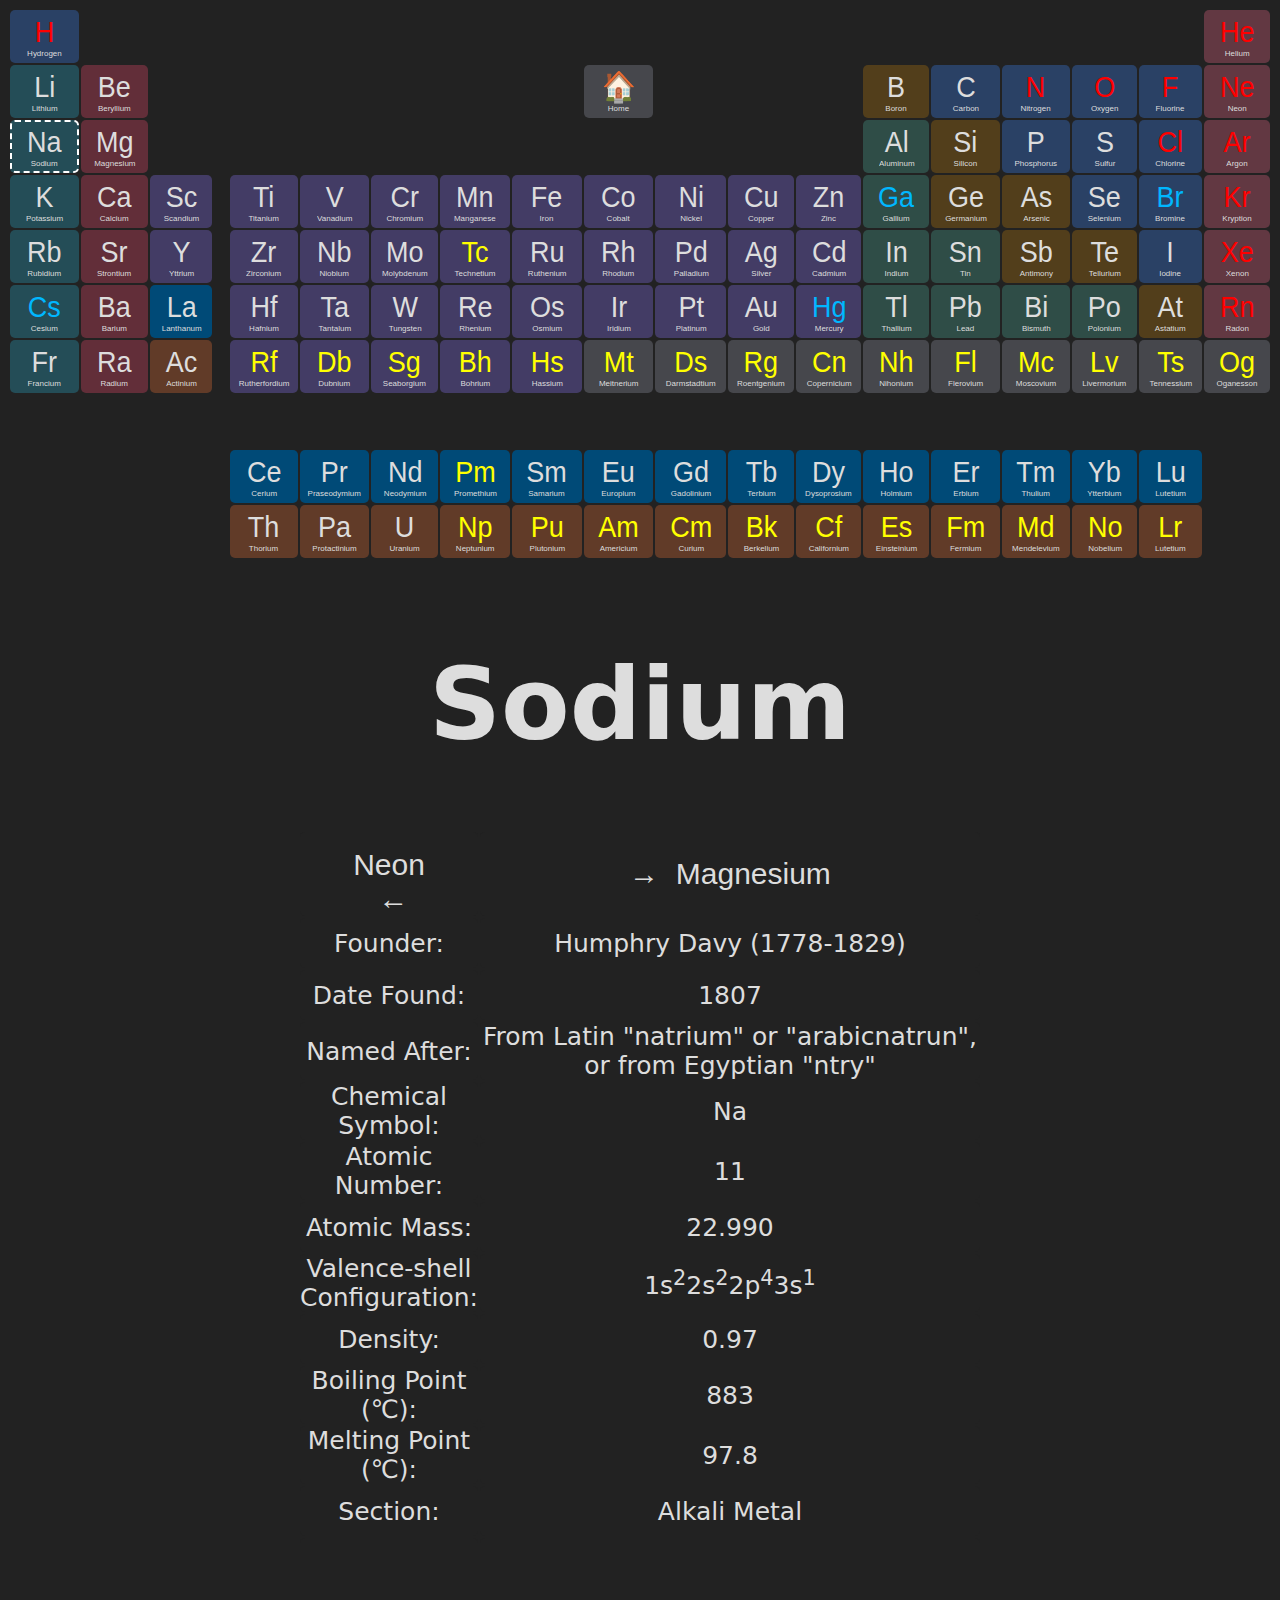
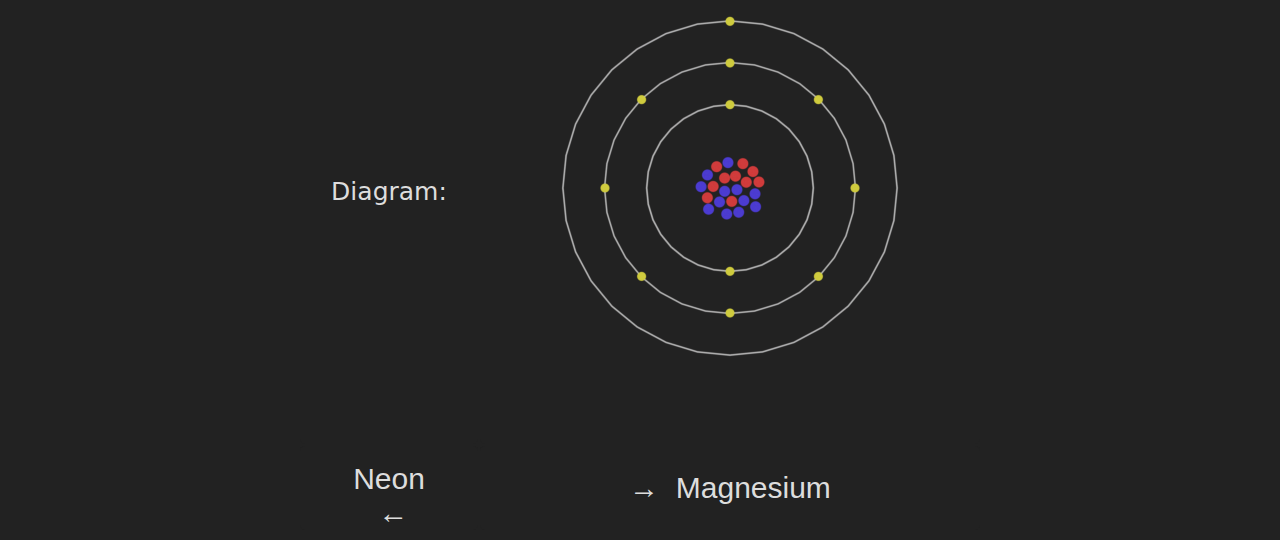
<file: sodium.html>
<!DOCTYPE html>
<html>
    <head>
        <title>Sodium</title>
        <link rel="stylesheet" href="element.css">
    </head>
    <body>
        <table>
            <tr>
                <td class="non"><a href="./hydrogen.html"><button class="non"><p class="gas">H</p><p>Hydrogen</p></button></a></td>
                <td></td>
                <td></td>
                <td class="spacer"></td>
                <td></td>
                <td></td>
                <td></td>
                <td></td>
                <td></td>
                <td></td>
                <td></td>
                <td></td>
                <td></td>
                <td></td>
                <td></td>
                <td></td>
                <td></td>
                <td></td>
                <td class="noble"><a href="./helium.html"><button class="noble"><p class="gas">He</p><p>Helium</p></button></a></td>
            </tr>
            <tr>
                <td class="alkali"><a href="./lithium.html"><button class="alkali"><p class="solid">Li</p><p>Lithium</p></button></a></td>
                <td class="alkaline"><a href="./beryllium.html"><button class="alkaline"><p class="solid">Be</p><p>Beryllium</p></button></a></td>
                <td></td>
                <td class="spacer"></td>
                <td></td>
                <td></td>
                <td></td>
                <td></td>
                <td></td>
                <td class="unknown"><a href="./index.html"><button class="unknown"><p class="synthetic">🏠</p><p>Home</p></button></a></td>
                <td></td>
                <td></td>
                <td></td>
                <td class="metalloids"><a href="./boron.html"><button class="metalloids"><p class="solid">B</p><p>Boron</p></button></a></td>
                <td class="non"><a href="./carbon.html"><button class="non"><p class="solid">C</p><p>Carbon</p></button></a></td>
                <td class="non"><a href="./nitrogen.html"><button class="non"><p class="gas">N</p><p>Nitrogen</p></button></a></td>
                <td class="non"><a href="./oxygen.html"><button class="non"><p class="gas">O</p><p>Oxygen</p></button></a></td>
                <td class="non"><a href="./fluorine.html"><button class="non"><p class="gas">F</p><p>Fluorine</p></button></a></td>
                <td class="noble"><a href="./neon.html"><button class="noble"><p class="gas">Ne</p><p>Neon</p></button></a></td>
            </tr>
            <tr>
                <td class="alkali current"><a href="./sodium.html"><button class="alkali"><p class="solid">Na</p><p>Sodium</p></button></a></td>
                <td class="alkaline"><a href="./magnesium.html"><button class="alkaline"><p class="solid">Mg</p><p>Magnesium</p></button></a></td>
                <td></td>
                <td class="spacer"></td>
                <td></td>
                <td></td>
                <td></td>
                <td></td>
                <td></td>
                <td></td>
                <td></td>
                <td></td>
                <td></td>
                <td class="post-trans"><a href="./aluminum.html"><button class="post-trans"><p class="solid">Al</p><p>Aluminum</p></button></a></td>
                <td class="metalloids"><a href="./silicon.html"><button class="metalloids"><p class="solid">Si</p><p>Silicon</p></button></a></td>
                <td class="non"><a href="./phosphorus.html"><button class="non"><p class="solid">P</p><p>Phosphorus</p></button></a></td>
                <td class="non"><a href="./sulfur.html"><button class="non"><p class="solid">S</p><p>Sulfur</p></button></a></td>
                <td class="non"><a href="./chlorine.html"><button class="non"><p class="gas">Cl</p><p>Chlorine</p></button></a></td>
                <td class="noble"><a href="./argon.html"><button class="noble"><p class="gas">Ar</p><p>Argon</p></button></a></td>
            </tr>
            <tr>
                <td class="alkali"><a href="./potassium.html"><button class="alkali"><p class="solid">K</p><p>Potassium</p></button></a></td>
                <td class="alkaline"><a href="./calcium.html"><button class="alkaline"><p class="solid">Ca</p><p>Calcium</p></button></a></td>
                <td class="trans"><a href="./scandium.html"><button class="trans"><p class="solid">Sc</p><p>Scandium</p></button></a></td>
                <td class="spacer"></td>
                <td class="trans"><a href="./titanium.html"><button class="trans"><p class="solid">Ti</p><p>Titanium</p></button></a></td>
                <td class="trans"><a href="./vanadium.html"><button class="trans"><p class="solid">V</p><p>Vanadium</p></button></a></td>
                <td class="trans"><a href="./chromium.html"><button class="trans"><p class="solid">Cr</p><p>Chromium</p></button></a></td>
                <td class="trans"><a href="./manganese.html"><button class="trans"><p class="solid">Mn</p><p>Manganese</p></button></a></td>
                <td class="trans"><a href="./iron.html"><button class="trans"><p class="solid">Fe</p><p>Iron</p></button></a></td>
                <td class="trans"><a href="./cobalt.html"><button class="trans"><p class="solid">Co</p><p>Cobalt</p></button></a></td>
                <td class="trans"><a href="./nickel.html"><button class="trans"><p class="solid">Ni</p><p>Nickel</p></button></a></td>
                <td class="trans"><a href="./copper.html"><button class="trans"><p class="solid">Cu</p><p>Copper</p></button></a></td>
                <td class="trans"><a href="./zinc.html"><button class="trans"><p class="solid">Zn</p><p>Zinc</p></button></a></td>
                <td class="post-trans"><a href="./gallium.html"><button class="post-trans"><p class="liquid">Ga</p><p>Gallium</p></button></a></td>
                <td class="metalloids"><a href="./germanium.html"><button class="metalloids"><p class="solid">Ge</p><p>Germanium</p></button></a></td>
                <td class="metalloids"><a href="./arsenic.html"><button class="metalloids"><p class="solid">As</p><p>Arsenic</p></button></a></td>
                <td class="non"><a href="./selenium.html"><button class="non"><p class="solid">Se</p><p>Selenium</p></button></a></td>
                <td class="non"><a href="./bromine.html"><button class="non"><p class="liquid">Br</p><p>Bromine</p></button></a></td>
                <td class="noble"><a href="./kryption.html"><button class="noble"><p class="gas">Kr</p><p>Kryption</p></button></a></td>
            </tr>
            <tr>
                <td class="alkali"><a href="./rubidium.html"><button class="alkali"><p class="solid">Rb</p><p>Rubidium</p></button></a></td>
                <td class="alkaline"><a href="./strontium.html"><button class="alkaline"><p class="solid">Sr</p><p>Strontium</p></button></a></td>
                <td class="trans"><a href="./yttrium.html"><button class="trans"><p class="solid">Y</p><p>Yttrium</p></button></a></td>
                <td class="spacer"></td>
                <td class="trans"><a href="./zirconium.html"><button class="trans"><p class="solid">Zr</p><p>Zirconium</p></button></a></td>
                <td class="trans"><a href="./niobium.html"><button class="trans"><p class="solid">Nb</p><p>Niobium</p></button></a></td>
                <td class="trans"><a href="./molybdenum.html"><button class="trans"><p class="solid">Mo</p><p>Molybdenum</p></button></a></td>
                <td class="trans"><a href="./technetium.html"><button class="trans"><p class="synthetic">Tc</p><p>Technetium</p></button></a></td>
                <td class="trans"><a href="./ruthenium.html"><button class="trans"><p class="solid">Ru</p><p>Ruthenium</p></button></a></td>
                <td class="trans"><a href="./rhodium.html"><button class="trans"><p class="solid">Rh</p><p>Rhodium</p></button></a></td>
                <td class="trans"><a href="./palladium.html"><button class="trans"><p class="solid">Pd</p><p>Palladium</p></button></a></td>
                <td class="trans"><a href="./silver.html"><button class="trans"><p class="solid">Ag</p><p>Silver</p></button></a></td>
                <td class="trans"><a href="./cadmium.html"><button class="trans"><p class="solid">Cd</p><p>Cadmium</p></button></a></td>
                <td class="post-trans"><a href="./indium.html"><button class="post-trans"><p class="solid">In</p><p>Indium</p></button></a></td>
                <td class="post-trans"><a href="./tin.html"><button class="post-trans"><p class="solid">Sn</p><p>Tin</p></button></a></td>
                <td class="metalloids"><a href="./antimony.html"><button class="metalloids"><p class="solid">Sb</p><p>Antimony</p></button></a></td>
                <td class="metalloids"><a href="./tellurium.html"><button class="metalloids"><p class="solid">Te</p><p>Tellurium</p></button></a></td>
                <td class="non"><a href="./iodine.html"><button class="non"><p class="solid">I</p><p>Iodine</p></button></a></td>
                <td class="noble"><a href="./xenon.html"><button class="noble"><p class="gas">Xe</p><p>Xenon</p></button></a></td>
            </tr>
            <tr>
                <td class="alkali"><a href="./cesium.html"><button class="alkali"><p class="liquid">Cs</p><p>Cesium</p></button></a></td>
                <td class="alkaline"><a href="./barium.html"><button class="alkaline"><p class="solid">Ba</p><p>Barium</p></button></a></td>
                <td class="lanth"><a href="./lanthanum.html"><button class="lanth"><p class="solid">La</p><p>Lanthanum</p></button></a></td>
                <td class="spacer"></td>
                <td class="trans"><a href="./hafnium.html"><button class="trans"><p class="solid">Hf</p><p>Hafnium</p></button></a></td>
                <td class="trans"><a href="./tantalum.html"><button class="trans"><p class="solid">Ta</p><p>Tantalum</p></button></a></td>
                <td class="trans"><a href="./tungsten.html"><button class="trans"><p class="solid">W</p><p>Tungsten</p></button></a></td>
                <td class="trans"><a href="./rhenium.html"><button class="trans"><p class="solid">Re</p><p>Rhenium</p></button></a></td>
                <td class="trans"><a href="./osmium.html"><button class="trans"><p class="solid">Os</p><p>Osmium</p></button></a></td>
                <td class="trans"><a href="./iridium.html"><button class="trans"><p class="solid">Ir</p><p>Iridium</p></button></a></td>
                <td class="trans"><a href="./platinum.html"><button class="trans"><p class="solid">Pt</p><p>Platinum</p></button></a></td>
                <td class="trans"><a href="./gold.html"><button class="trans"><p class="solid">Au</p><p>Gold</p></button></a></td>
                <td class="trans"><a href="./mercury.html"><button class="trans"><p class="liquid">Hg</p><p>Mercury</p></button></a></td>
                <td class="post-trans"><a href="./thallium.html"><button class="post-trans"><p class="solid">Tl</p><p>Thallium</p></button></a></td>
                <td class="post-trans"><a href="./lead.html"><button class="post-trans"><p class="solid">Pb</p><p>Lead</p></button></a></td>
                <td class="post-trans"><a href="./bismuth.html"><button class="post-trans"><p class="solid">Bi</p><p>Bismuth</p></button></a></td>
                <td class="post-trans"><a href="./polonium.html"><button class="post-trans"><p class="solid">Po</p><p>Polonium</p></button></a></td>
                <td class="metalloids"><a href="./astatine.html"><button class="metalloids"><p class="solid">At</p><p>Astatium</p></button></a></td>
                <td class="noble"><a href="./radon.html"><button class="noble"><p class="gas">Rn</p><p>Radon</p></button></a></td>
            </tr>
            <tr>
                <td class="alkali"><a href="./francium.html"><button class="alkali"><p class="solid">Fr</p><p>Francium</p></button></a></td>
                <td class="alkaline"><a href="./radium.html"><button class="alkaline"><p class="solid">Ra</p><p>Radium</p></button></a></td>
                <td class="acts"><a href="./actinium.html"><button class="acts"><p class="solid">Ac</p><p>Actinium</p></button></a></td>
                <td class="spacer"></td>
                <td class="trans"><a href="./rutherfordium.html"><button class="trans"><p class="synthetic">Rf</p><p>Rutherfordium</p></button></a></td>
                <td class="trans"><a href="./dubnium.html"><button class="trans"><p class="synthetic">Db</p><p>Dubnium</p></button></a></td>
                <td class="trans"><a href="./seaborgium.html"><button class="trans"><p class="synthetic">Sg</p><p>Seaborgium</p></button></a></td>
                <td class="trans"><a href="./bohrium.html"><button class="trans"><p class="synthetic">Bh</p><p>Bohrium</p></button></a></td>
                <td class="trans"><a href="./hassium.html"><button class="trans"><p class="synthetic">Hs</p><p>Hassium</p></button></a></td>
                <td class="unknown"><a href="./meitnerium.html"><button class="unknown"><p class="synthetic">Mt</p><p>Meitnerium</p></button></a></td>
                <td class="unknown"><a href="./darmstadtium.html"><button class="unknown"><p class="synthetic">Ds</p><p>Darmstadtium</p></button></a></td>
                <td class="unknown"><a href="./roentgenium.html"><button class="unknown"><p class="synthetic">Rg</p><p>Roentgenium</p></button></a></td>
                <td class="unknown"><a href="./copernicium.html"><button class="unknown"><p class="synthetic">Cn</p><p>Copernicium</p></button></a></td>
                <td class="unknown"><a href="./nihonium.html"><button class="unknown"><p class="synthetic">Nh</p><p>Nihonium</p></button></a></td>
                <td class="unknown"><a href="./flerovium.html"><button class="unknown"><p class="synthetic">Fl</p><p>Flerovium</p></button></a></td>
                <td class="unknown"><a href="./moscovium.html"><button class="unknown"><p class="synthetic">Mc</p><p>Moscovium</p></button></a></td>
                <td class="unknown"><a href="./livermorium.html"><button class="unknown"><p class="synthetic">Lv</p><p>Livermorium</p></button></a></td>
                <td class="unknown"><a href="./tennessine.html"><button class="unknown"><p class="synthetic">Ts</p><p>Tennessium</p></button></a></td>
                <td class="unknown"><a href="./oganesson.html"><button class="unknown"><p class="synthetic">Og</p><p>Oganesson</p></button></a></td>
            </tr>
            <tr>
                <td class="spacer"></td>
                <td class="spacer"></td>
                <td class="spacer"></td>
                <td class="spacer"></td>
                <td class="spacer"></td>
                <td class="spacer"></td>
                <td class="spacer"></td>
                <td class="spacer"></td>
                <td class="spacer"></td>
                <td class="spacer"></td>
                <td class="spacer"></td>
                <td class="spacer"></td>
                <td class="spacer"></td>
                <td class="spacer"></td>
                <td class="spacer"></td>
                <td class="spacer"></td>
                <td class="spacer"></td>
                <td class="spacer"></td>
                <td class="spacer"></td>
            </tr>
            <tr>
                <td></td>
                <td></td>
                <td></td>
                <td class="spacer"></td>
                <td class="lanth"><a href="./cerium.html"><button class="lanth"><p class="solid">Ce</p><p>Cerium</p></button></a></td>
                <td class="lanth"><a href="./praseodymium.html"><button class="lanth"><p class="solid">Pr</p><p>Praseodymium</p></button></a></td>
                <td class="lanth"><a href="./neodymium.html"><button class="lanth"><p class="solid">Nd</p><p>Neodymium</p></button></a></td>
                <td class="lanth"><a href="./promethium.html"><button class="lanth"><p class="synthetic">Pm</p><p>Promethium</p></button></a></td>
                <td class="lanth"><a href="./samarium.html"><button class="lanth"><p class="solid">Sm</p><p>Samarium</p></button></a></td>
                <td class="lanth"><a href="./europium.html"><button class="lanth"><p class="solid">Eu</p><p>Europium</p></button></a></td>
                <td class="lanth"><a href="./gadolinium.html"><button class="lanth"><p class="solid">Gd</p><p>Gadolinium</p></button></a></td>
                <td class="lanth"><a href="./terbium.html"><button class="lanth"><p class="solid">Tb</p><p>Terbium</p></button></a></td>
                <td class="lanth"><a href="./dysoprosium.html"><button class="lanth"><p class="solid">Dy</p><p>Dysoprosium</p></button></a></td>
                <td class="lanth"><a href="./holmium.html"><button class="lanth"><p class="solid">Ho</p><p>Holmium</p></button></a></td>
                <td class="lanth"><a href="./erbium.html"><button class="lanth"><p class="solid">Er</p><p>Erbium</p></button></a></td>
                <td class="lanth"><a href="./thulium.html"><button class="lanth"><p class="solid">Tm</p><p>Thulium</p></button></a></td>
                <td class="lanth"><a href="./ytterbium.html"><button class="lanth"><p class="solid">Yb</p><p>Ytterbium</p></button></a></td>
                <td class="lanth"><a href="./lutetium.html"><button class="lanth"><p class="solid">Lu</p><p>Lutetium</p></button></a></td>
                <td></td>
            </tr>
            <tr>
                <td></td>
                <td></td>
                <td></td>
                <td class="spacer"></td>
                <td class="acts"><a href="./thorium.html"><button class="acts"><p class="solid">Th</p><p>Thorium</p></button></a></td>
                <td class="acts"><a href="./protactinium.html"><button class="acts"><p class="solid">Pa</p><p>Protactinium</p></button></a></td>
                <td class="acts"><a href="./yranium.html"><button class="acts"><p class="solid">U</p><p>Uranium</p></button></a></td>
                <td class="acts"><a href="./neptunium.html"><button class="acts"><p class="synthetic">Np</p><p>Neptunium</p></button></a></td>
                <td class="acts"><a href="./plutonium.html"><button class="acts"><p class="synthetic">Pu</p><p>Plutonium</p></button></a></td>
                <td class="acts"><a href="./americium.html"><button class="acts"><p class="synthetic">Am</p><p>Americium</p></button></a></td>
                <td class="acts"><a href="./curium.html"><button class="acts"><p class="synthetic">Cm</p><p>Curium</p></button></a></td>
                <td class="acts"><a href="./berkelium.html"><button class="acts"><p class="synthetic">Bk</p><p>Berkelium</p></button></a></td>
                <td class="acts"><a href="./californium.html"><button class="acts"><p class="synthetic">Cf</p><p>Californium</p></button></a></td>
                <td class="acts"><a href="./einsteinium.html"><button class="acts"><p class="synthetic">Es</p><p>Einsteinium</p></button></a></td>
                <td class="acts"><a href="./fermium.html"><button class="acts"><p class="synthetic">Fm</p><p>Fermium</p></button></a></td>
                <td class="acts"><a href="./mendelevium.html"><button class="acts"><p class="synthetic">Md</p><p>Mendelevium</p></button></a></td>
                <td class="acts"><a href="./nobelium.html"><button class="acts"><p class="synthetic">No</p><p>Nobelium</p></button></a></td>
                <td class="acts"><a href="./lawrencium.html"><button class="acts"><p class="synthetic">Lr</p><p>Lutetium</p></button></a></td>
                <td></td>
            </tr>
        </table>
        <br>
        <h1>Sodium</h1>
        <table class="info">
            <tr class="info">
                <td class="nav"><a href="neon.html"><button class="nav">Neon &nbsp;←</button></a></td>
                <td class="nav"><a href="magnesium.html"><button class="nav">→ &nbsp;Magnesium</button></a></td>
            </tr>
            <tr class="info">
                <td>Founder:</td>
                <td>Humphry Davy (1778-1829)</td>
            </tr>
            <tr class="info">
                <td>Date Found:</td>
                <td>1807</td>
            </tr>
            <tr class="info">
                <td>Named After:</td>
                <td>From Latin "natrium" or "arabicnatrun", or from Egyptian "ntry"</td>
            </tr>
            <tr class="info">
                <td>Chemical Symbol:</td>
                <td>Na</td>
            </tr>
            <tr class="info">
                <td>Atomic Number:</td>
                <td>11</td>
            </tr>
            <tr class="info">
                <td>Atomic Mass:</td>
                <td>22.990</td>
            </tr>
            <tr class="info">
                <td>Valence-shell Configuration:</td>
                <td>1s<sup>2</sup>2s<sup>2</sup>2p<sup>4</sup>3s<sup>1</sup></td>
            </tr>
            <tr class="info">
                <td>Density:</td>
                <td>0.97</td>
            </tr>
            <tr class="info">
                <td>Boiling Point (℃):</td>
                <td>883</td>
            </tr>
            <tr class="info">
                <td>Melting Point (℃):</td>
                <td>97.8</td>
            </tr>
            <tr class="info">
                <td>Section:</td>
                <td>Alkali Metal</td>
            </tr>
            <tr class="info">
                <td>Diagram:</td>
                <td><img src="sodium.png"></td>
            </tr>
            <tr class="info">
                <td class="nav"><a href="neon.html"><button class="nav">Neon &nbsp;←</button></a></td>
                <td class="nav"><a href="magnesium.html"><button class="nav">→ &nbsp;Magnesium</button></a></td>
            </tr>
        </table>
    </body>
</html>
</file>
<file: style.css>
html {
    font-family: system-ui, -apple-system, BlinkMacSystemFont, 'Segoe UI', Roboto, Oxygen, Ubuntu, Cantarell, 'Open Sans', 'Helvetica Neue', sans-serif;
}

body {
    background-color: #222222;
}

td {
    width: 95px;
    height: 95px;
    border-radius: 10px;
    text-align: center;
    margin: 0px;
    padding: 0px;
}

p {
    color: #dddddd;
    font-size: 77%;
    margin: 0px;
    padding: 0px;
    transform: scaleX(1.2);
}

h1 {
    font-size: 100px;
    color: #dddddd;
    text-align: center;
}

button {
    cursor: pointer;
}

.non {
    border: solid  #2a4165 3px;
    background-color: #2a4165;
}

.noble {
    border: solid  #623842 3px;
    background-color: #623842;
}

.alkali {
    border: solid  #244d57 3px;
    background-color: #244d57;
}

.alkaline {
    border: solid  #622e39 3px;
    background-color: #622e39;
}

.metalloids {
    border: solid  #523e1b 3px;
    background-color: #523e1b;
}

.trans {
    border: solid  #433c65 3px;
    background-color: #433c65;
}

.post-trans {
    border: solid  #2f4d47 3px;
    background-color: #2f4d47;
}

.lanth {
    border: solid  #004a77 3px;
    background-color: #004a77;
}

.acts {
    border: solid  #613b28 3px;
    background-color: #613b28;
}

.unknown {
    border: solid  #46474c 3px;
    background-color: #46474c;
}

.gas {
    color: #ff0000;
    font-size: 45px;
    margin: 0px;
    margin-top: 0px;
    margin-bottom: 1px;
    transform: scaleX(0.9);
}

.solid {
    color: #dddddd;
    font-size: 45px;
    margin: 0px;
    margin-top: 0px;
    margin-bottom: 1px;
    transform: scaleX(0.9);
}

.liquid {
    color: #00b7ff;
    font-size: 45px;
    margin: 0px;
    margin-top: 0px;
    margin-bottom: 1px;
    transform: scaleX(0.9);
}

.synthetic {
    color: #ffff00;
    font-size: 45px;
    margin: 0px;
    margin-top: 0px;
    margin-bottom: 1px;
    transform: scaleX(0.9);
}

.spacer {
    width: 53px;
    height: 53px;
}
</file>
<file: element.css>
html {
    font-family: system-ui, -apple-system, BlinkMacSystemFont, 'Segoe UI', Roboto, Oxygen, Ubuntu, Cantarell, 'Open Sans', 'Helvetica Neue', sans-serif;
    text-align: center;
}

body {
    background-color: #222222;
}

td {
    width: 106px;
    height: 31.67px;
    border-radius: 5px;
    text-align: center;
    margin: 0px;
    padding: 0px;
}

p {
    color: #dddddd;
    font-size: 50%;
    margin: 0px;
    padding: 0px;
    transform: scaleX(1.2);
}

h1 {
    font-size: 100px;
    color: #dddddd;
    text-align: center;
}

button {
    cursor: pointer;
    border: none;
}

.current {
    border: dashed white 2px;
}

.non {
    background-color: #2a4165;
}

.noble {
    background-color: #623842;
}

.alkali {
    background-color: #244d57;
}

.alkaline {
    background-color: #622e39;
}

.metalloids {
    background-color: #523e1b;
}

.trans {
    background-color: #433c65;
}

.post-trans {
    background-color: #2f4d47;
}

.lanth {
    background-color: #004a77;
}

.acts {
    background-color: #613b28;
}

.unknown {
    background-color: #46474c;
}

.gas {
    color: #ff0000;
    font-size: 30px;
    margin: 0px;
    margin-top: 0px;
    margin-bottom: 1px;
    transform: scaleX(0.9);
}

.solid {
    color: #dddddd;
    font-size: 30px;
    margin: 0px;
    margin-top: 0px;
    margin-bottom: 1px;
    transform: scaleX(0.9);
}

.liquid {
    color: #00b7ff;
    font-size: 30px;
    margin: 0px;
    margin-top: 0px;
    margin-bottom: 1px;
    transform: scaleX(0.9);
}

.synthetic {
    color: #ffff00;
    font-size: 30px;
    margin: 0px;
    margin-top: 0px;
    margin-bottom: 1px;
    transform: scaleX(0.9);
}

.info {
    color: #dddddd;
    background-color: #222222;
    width: 50%;
    height: 50px;
    margin: auto;
    font-size: 25px
}

.nav {
    color: #dddddd;
    background-color: #222222;
    width: 50%;
    height: 50px;
    margin: auto;
    margin-top: 15px;
    margin-bottom: 15px;
    font-size: 30px
}

.spacer {
    width: 53px;
    height: 53px;
}
</file>
